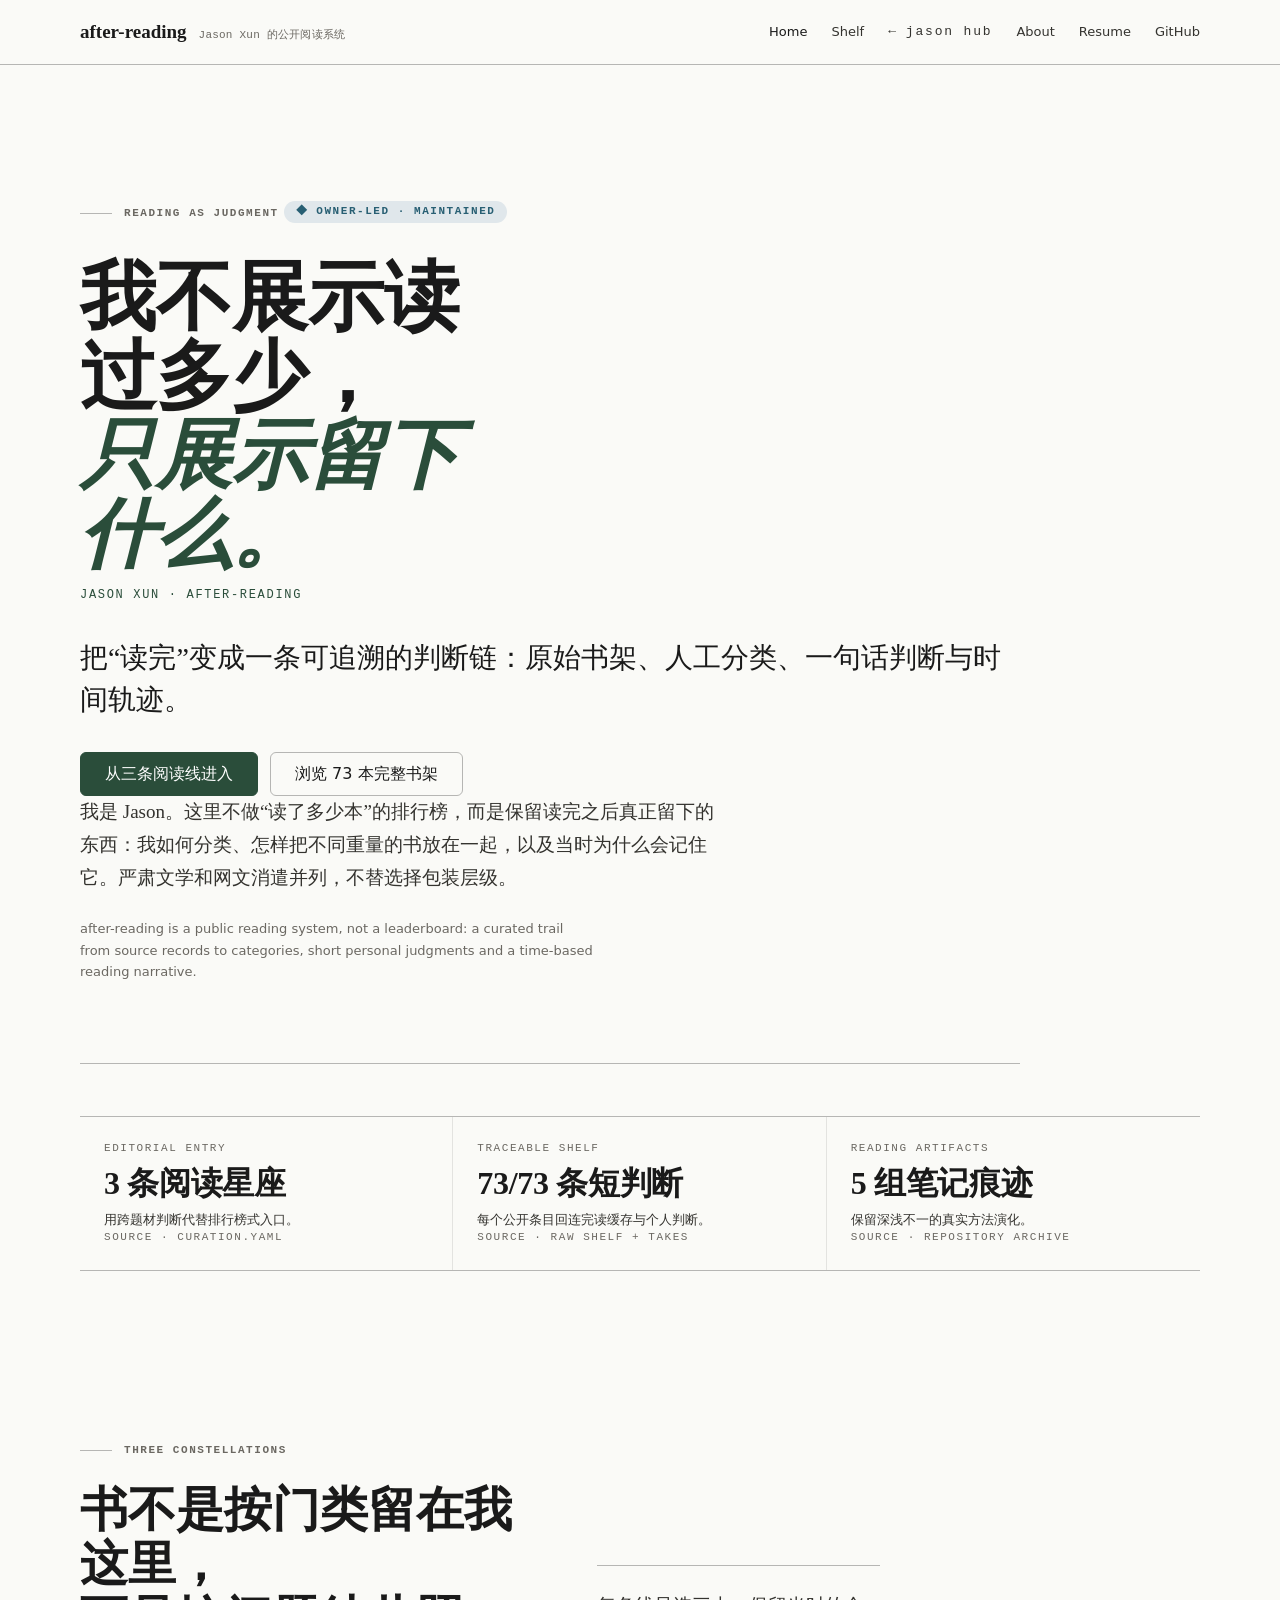
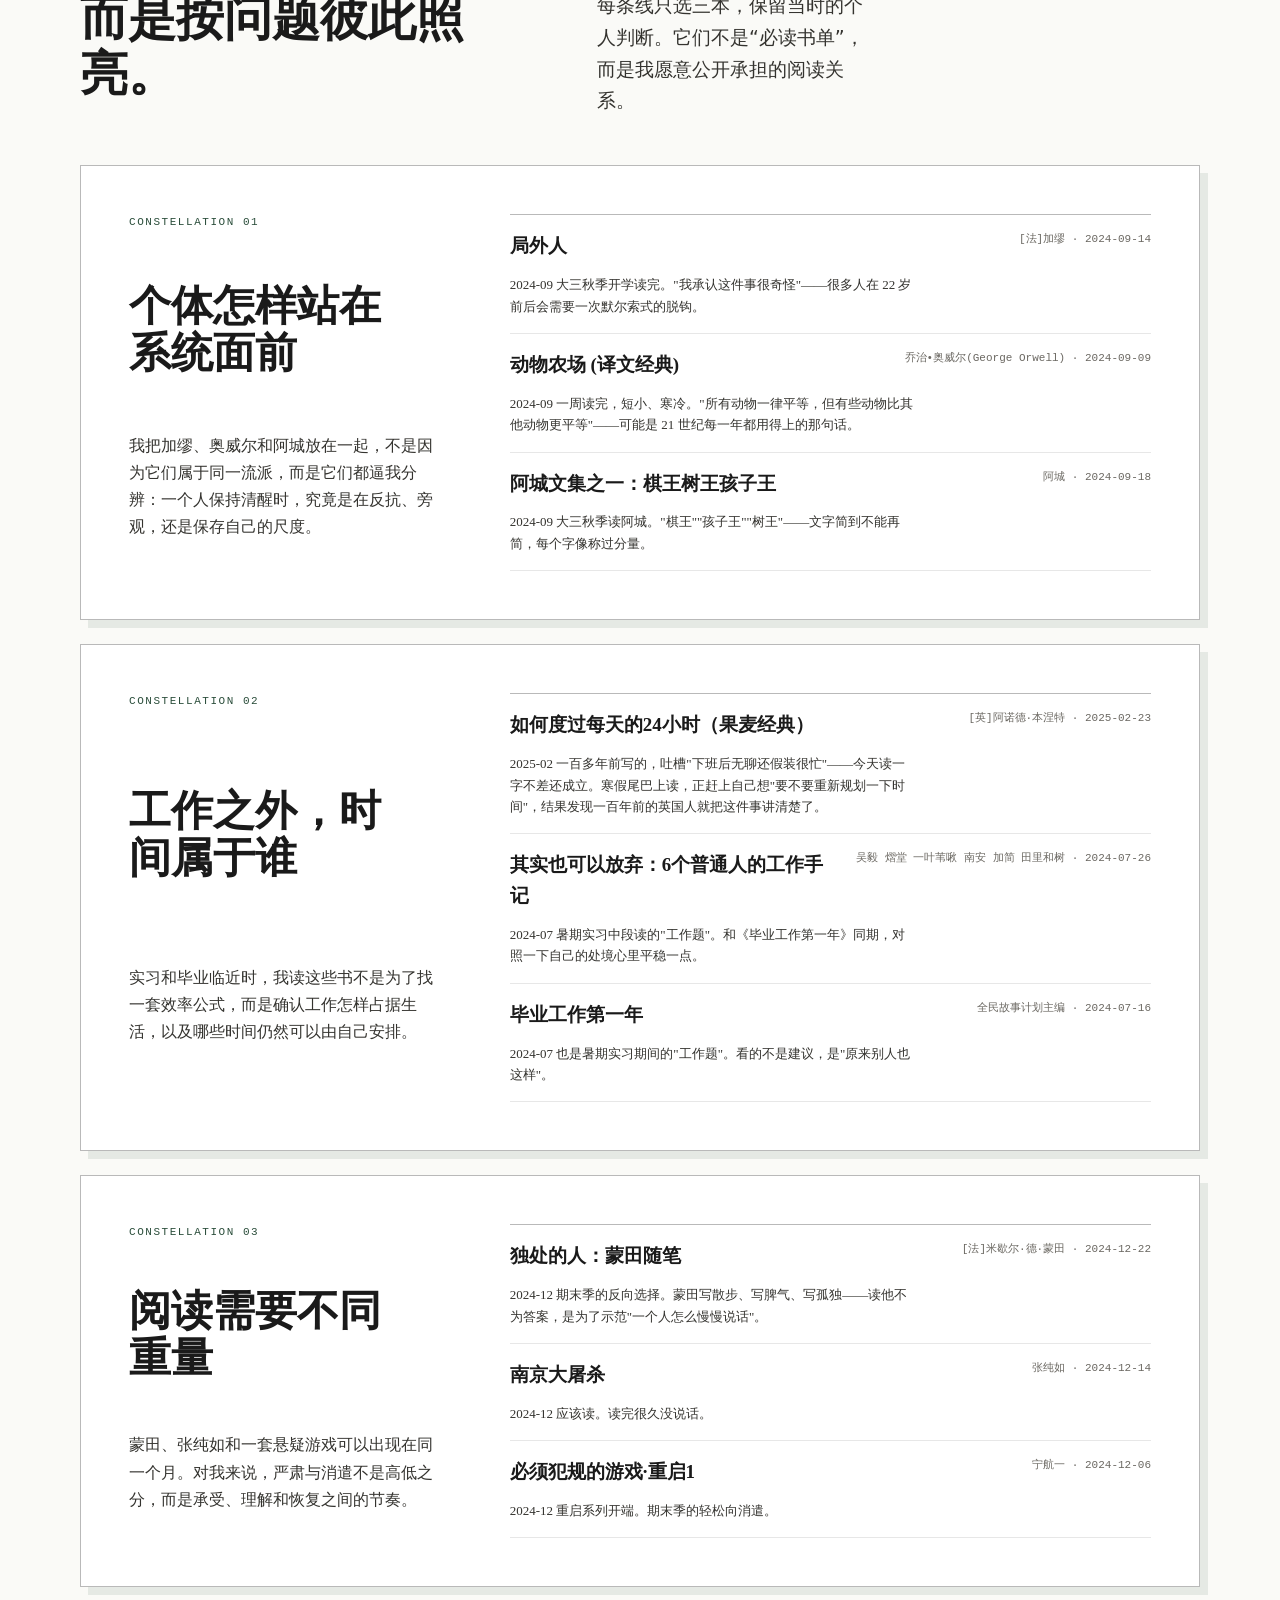
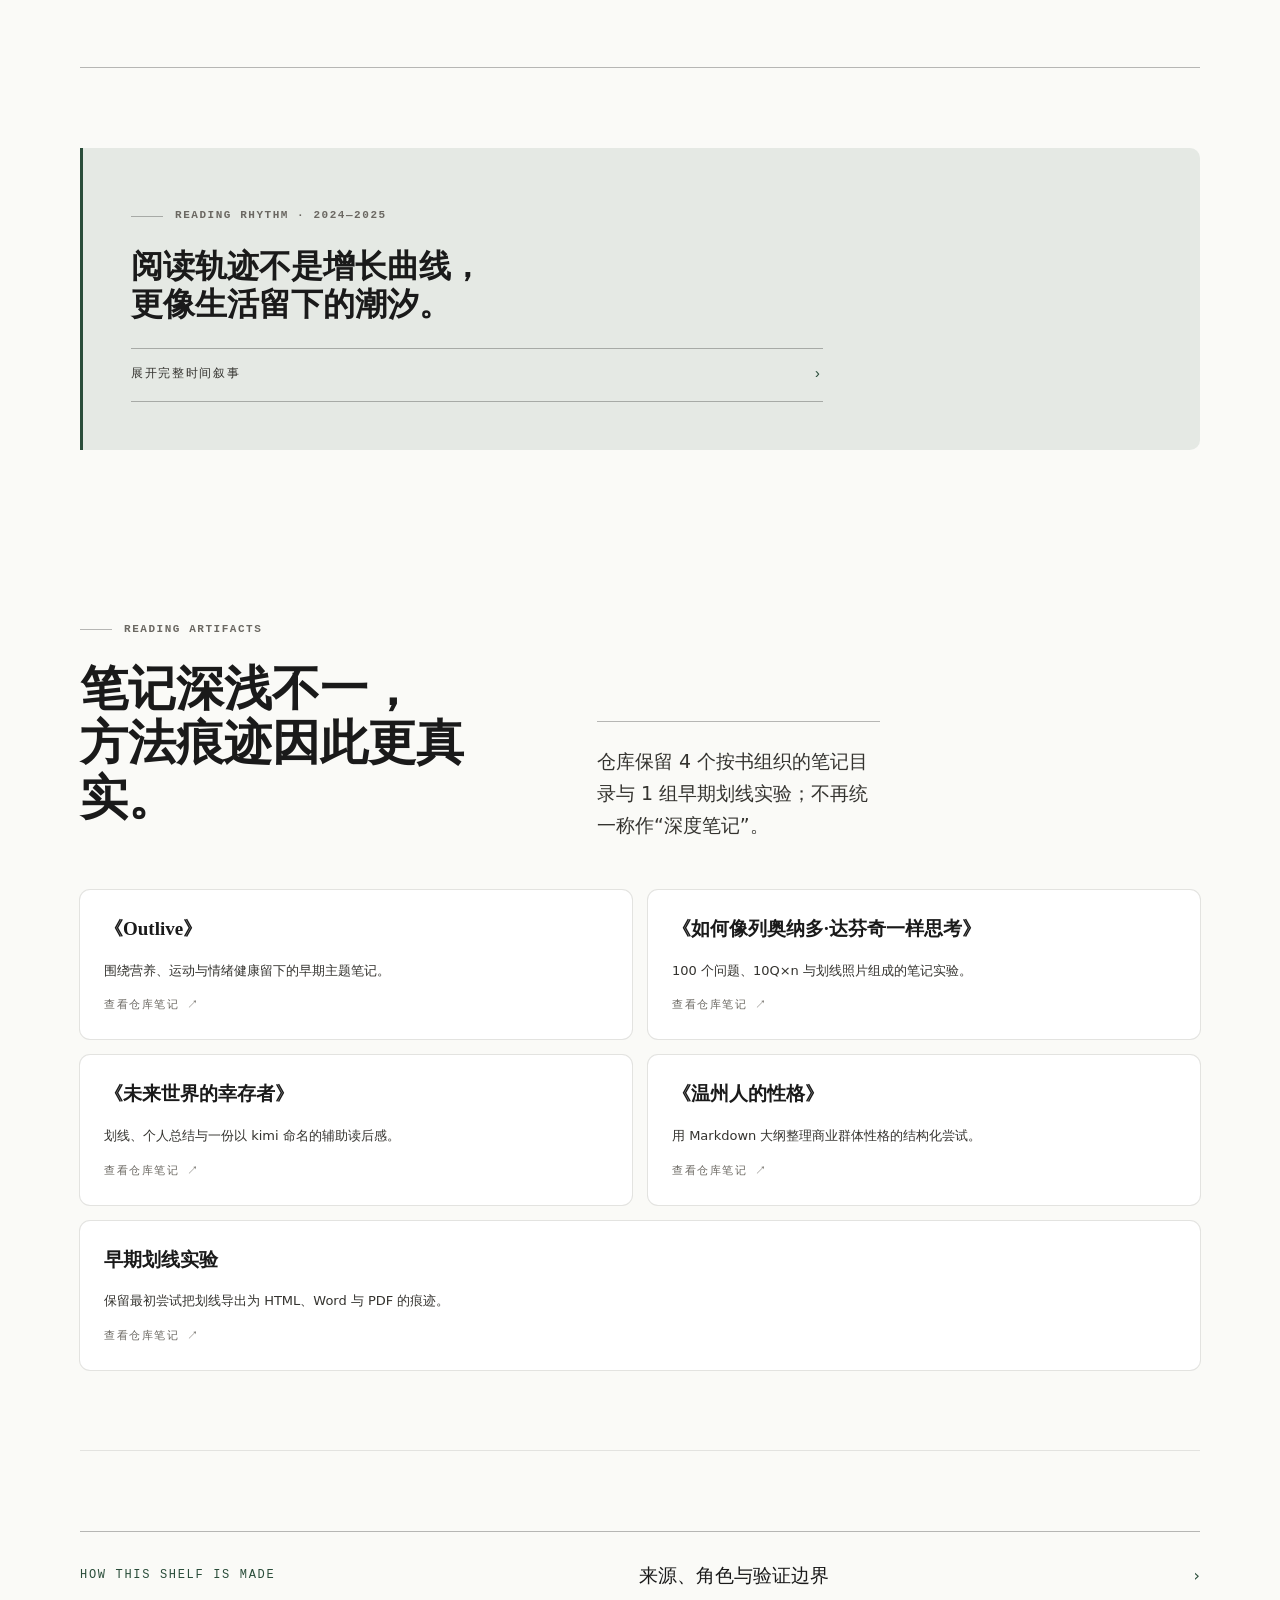
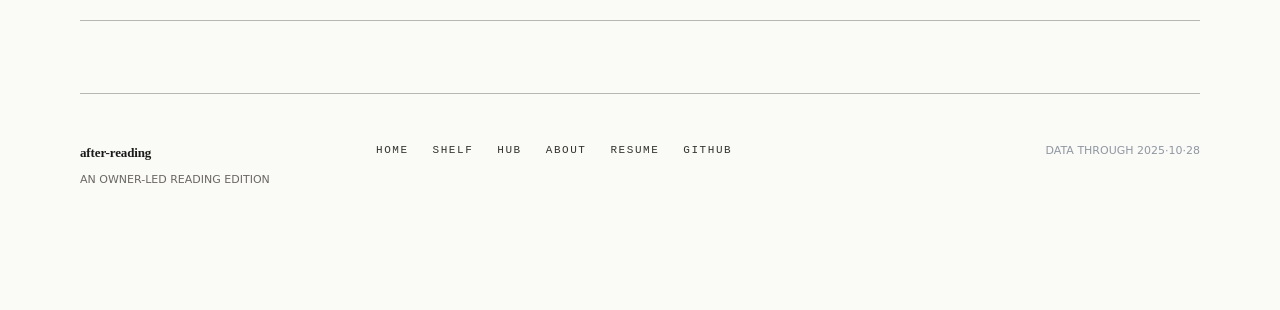
<file: index.html>
<!doctype html>
<html lang="zh-CN">
<head>
  <meta charset="utf-8">
  <meta name="viewport" content="width=device-width, initial-scale=1">
  <title>after-reading · Jason Xun 的公开阅读系统</title>
  <meta name="author" content="Jason Xun">
  <meta name="description" content="从三条个人阅读线索进入书架：个体与系统、工作与时间、阅读的不同重量。">
  <link rel="canonical" href="https://estelledc.github.io/after-reading/">
  <meta property="og:title" content="after-reading · Jason Xun 的公开阅读系统">
  <meta property="og:description" content="从三条个人阅读线索进入书架：个体与系统、工作与时间、阅读的不同重量。">
  <meta property="og:type" content="website">
  <meta property="og:locale" content="zh_CN">
  <meta property="og:url" content="https://estelledc.github.io/after-reading/">
  <meta property="og:site_name" content="after-reading">
  <meta name="twitter:card" content="summary">
  <meta name="twitter:title" content="after-reading · Jason Xun 的公开阅读系统">
  <meta name="twitter:description" content="从三条个人阅读线索进入书架：个体与系统、工作与时间、阅读的不同重量。">
  <link rel="icon" href="assets/favicon.svg" type="image/svg+xml">
  <script type="application/ld+json">{"@context": "https://schema.org", "@graph": [{"@type": "Person", "@id": "https://estelledc.github.io/#person", "name": "Jason Xun", "url": "https://estelledc.github.io/", "sameAs": ["https://github.com/estelledc"]}, {"@type": "CollectionPage", "@id": "https://estelledc.github.io/after-reading/#page", "name": "after-reading · Jason Xun 的公开阅读系统", "url": "https://estelledc.github.io/after-reading/", "description": "从三条个人阅读线索进入书架：个体与系统、工作与时间、阅读的不同重量。", "inLanguage": ["zh-CN", "en"], "dateModified": "2025-10-28", "temporalCoverage": "2024-04/2025-10", "author": {"@id": "https://estelledc.github.io/#person"}, "mainEntity": {"@type": "ItemList", "numberOfItems": 73, "itemListOrder": "https://schema.org/ItemListOrderAscending"}, "sameAs": "https://github.com/estelledc/after-reading"}]}</script>
  <link rel="stylesheet" href="assets/jx/tokens.css">
  <link rel="stylesheet" href="assets/jx/base.css">
  <link rel="stylesheet" href="assets/jx/components.css">
  <link rel="stylesheet" href="assets/style.css">
</head>
<body>
  <a class="jx-skip-link" href="#main-content">跳到主要内容</a>
  <header class="jx-site-header">
    <div class="jx-site-header__inner">
      <a class="jx-site-header__identity" href="./" aria-label="after-reading 首页">
        <strong>after-reading</strong>
        <span>Jason Xun 的公开阅读系统</span>
      </a>
      <div class="jx-site-nav">
        <nav class="jx-site-nav__links" aria-label="站点与作品集导航">
          <a href="./" aria-current="page">Home</a>
          <a href="shelf.html">Shelf</a>
          <a class="jx-return-to-hub" href="https://estelledc.github.io/">Jason Hub</a>
          <a href="https://estelledc.github.io/about/">About</a>
          <a href="https://estelledc.github.io/resume/">Resume</a>
          <a href="https://github.com/estelledc/after-reading">GitHub</a>
        </nav>
        <details class="jx-site-nav__menu">
          <summary aria-label="打开全局导航">导航</summary>
          <nav aria-label="移动端站点与作品集导航">
            <a href="./" aria-current="page">Home</a>
          <a href="shelf.html">Shelf</a>
            <a class="jx-return-to-hub" href="https://estelledc.github.io/">Jason Hub</a>
            <a href="https://estelledc.github.io/about/">About</a>
            <a href="https://estelledc.github.io/resume/">Resume</a>
            <a href="https://github.com/estelledc/after-reading">GitHub</a>
          </nav>
        </details>
      </div>
    </div>
  </header>
  <div class="shell">
    <main id="main-content">
      <section class="hero hero--editorial">
        <p class="jx-eyebrow"><span class="jx-eyebrow__rule"></span>Reading as judgment</p>
        <span class="jx-chip" data-state="maintained">Owner-led · Maintained</span>
        <h1 class="hero-title">我不展示读过多少，<br><em>只展示留下什么。</em></h1>
        <p class="hero-kicker">Jason Xun · after-reading</p>
        <p class="hero-lead">把“读完”变成一条可追溯的判断链：原始书架、人工分类、一句话判断与时间轨迹。</p>
        <div class="hero-actions">
          <a class="jx-action" href="#constellations">从三条阅读线进入</a>
          <a class="jx-action jx-action--secondary" href="shelf.html">浏览 73 本完整书架</a>
        </div>
        <p class="hero-intro">我是 Jason。这里不做“读了多少本”的排行榜，而是保留读完之后真正留下的东西：我如何分类、怎样把不同重量的书放在一起，以及当时为什么会记住它。严肃文学和网文消遣并列，不替选择包装层级。</p>
        <p class="hero-summary-en" lang="en">after-reading is a public reading system, not a leaderboard: a curated trail from source records to categories, short personal judgments and a time-based reading narrative.</p>
      </section>

      <ul class="jx-proof-rail home-proof-rail" aria-label="公开阅读系统的代表证据">
        <li><a href="#constellations"><span class="jx-proof-rail__label">Editorial entry</span><strong class="jx-proof-rail__value">3 条阅读星座</strong><span class="jx-proof-rail__detail">用跨题材判断代替排行榜式入口。</span><span class="jx-proof-rail__source">Source · curation.yaml</span></a></li>
        <li><a href="shelf.html"><span class="jx-proof-rail__label">Traceable shelf</span><strong class="jx-proof-rail__value">73/73 条短判断</strong><span class="jx-proof-rail__detail">每个公开条目回连完读缓存与个人判断。</span><span class="jx-proof-rail__source">Source · raw shelf + takes</span></a></li>
        <li><a href="#notes"><span class="jx-proof-rail__label">Reading artifacts</span><strong class="jx-proof-rail__value">5 组笔记痕迹</strong><span class="jx-proof-rail__detail">保留深浅不一的真实方法演化。</span><span class="jx-proof-rail__source">Source · repository archive</span></a></li>
      </ul>

      <section class="constellations-section" id="constellations" aria-labelledby="constellations-title">
        <header class="section-intro section-intro--split">
          <div><p class="jx-eyebrow"><span class="jx-eyebrow__rule"></span>Three constellations</p><h2 id="constellations-title">书不是按门类留在我这里，<br>而是按问题彼此照亮。</h2></div>
          <p>每条线只选三本，保留当时的个人判断。它们不是“必读书单”，而是我愿意公开承担的阅读关系。</p>
        </header>
        <div class="constellations-grid"><article class="reading-constellation" id="c-individual-and-system">
  <p class="constellation-number">Constellation 01</p>
  <h3>个体怎样站在系统面前</h3>
  <p class="constellation-thesis">我把加缪、奥威尔和阿城放在一起，不是因为它们属于同一流派，而是它们都逼我分辨：一个人保持清醒时，究竟是在反抗、旁观，还是保存自己的尺度。</p>
  <ul><li><a href="shelf.html#b-29796456">
  <strong>局外人</strong>
  <span>[法]加缪 · 2024-09-14</span>
  <p>2024-09 大三秋季开学读完。&quot;我承认这件事很奇怪&quot;——很多人在 22 岁前后会需要一次默尔索式的脱钩。</p>
</a></li><li><a href="shelf.html#b-CB_A4724d25Y0WN6qd6on4g12BM">
  <strong>动物农场 (译文经典)</strong>
  <span>乔治•奥威尔(George Orwell) · 2024-09-09</span>
  <p>2024-09 一周读完，短小、寒冷。&quot;所有动物一律平等，但有些动物比其他动物更平等&quot;——可能是 21 世纪每一年都用得上的那句话。</p>
</a></li><li><a href="shelf.html#b-3300004347">
  <strong>阿城文集之一：棋王树王孩子王</strong>
  <span>阿城 · 2024-09-18</span>
  <p>2024-09 大三秋季读阿城。&quot;棋王&quot;&quot;孩子王&quot;&quot;树王&quot;——文字简到不能再简，每个字像称过分量。</p>
</a></li></ul>
</article>
<article class="reading-constellation" id="c-work-and-time">
  <p class="constellation-number">Constellation 02</p>
  <h3>工作之外，时间属于谁</h3>
  <p class="constellation-thesis">实习和毕业临近时，我读这些书不是为了找一套效率公式，而是确认工作怎样占据生活，以及哪些时间仍然可以由自己安排。</p>
  <ul><li><a href="shelf.html#b-3300119237">
  <strong>如何度过每天的24小时（果麦经典）</strong>
  <span>[英]阿诺德·本涅特 · 2025-02-23</span>
  <p>2025-02 一百多年前写的，吐槽&quot;下班后无聊还假装很忙&quot;——今天读一字不差还成立。寒假尾巴上读，正赶上自己想&quot;要不要重新规划一下时间&quot;，结果发现一百年前的英国人就把这件事讲清楚了。</p>
</a></li><li><a href="shelf.html#b-3300098278">
  <strong>其实也可以放弃：6个普通人的工作手记</strong>
  <span>吴毅 熠堂 一叶苇啾 南安 加简 田里和树 · 2024-07-26</span>
  <p>2024-07 暑期实习中段读的&quot;工作题&quot;。和《毕业工作第一年》同期，对照一下自己的处境心里平稳一点。</p>
</a></li><li><a href="shelf.html#b-3300099005">
  <strong>毕业工作第一年</strong>
  <span>全民故事计划主编 · 2024-07-16</span>
  <p>2024-07 也是暑期实习期间的&quot;工作题&quot;。看的不是建议，是&quot;原来别人也这样&quot;。</p>
</a></li></ul>
</article>
<article class="reading-constellation" id="c-weight-and-relief">
  <p class="constellation-number">Constellation 03</p>
  <h3>阅读需要不同重量</h3>
  <p class="constellation-thesis">蒙田、张纯如和一套悬疑游戏可以出现在同一个月。对我来说，严肃与消遣不是高低之分，而是承受、理解和恢复之间的节奏。</p>
  <ul><li><a href="shelf.html#b-3300109074">
  <strong>独处的人：蒙田随笔</strong>
  <span>[法]米歇尔·德·蒙田 · 2024-12-22</span>
  <p>2024-12 期末季的反向选择。蒙田写散步、写脾气、写孤独——读他不为答案，是为了示范&quot;一个人怎么慢慢说话&quot;。</p>
</a></li><li><a href="shelf.html#b-718151">
  <strong>南京大屠杀</strong>
  <span>张纯如 · 2024-12-14</span>
  <p>2024-12 应该读。读完很久没说话。</p>
</a></li><li><a href="shelf.html#b-3300121147">
  <strong>必须犯规的游戏·重启1</strong>
  <span>宁航一 · 2024-12-06</span>
  <p>2024-12 重启系列开端。期末季的轻松向消遣。</p>
</a></li></ul>
</article></div>
      </section>

      <section class="timeline" id="timeline" aria-labelledby="timeline-title">
        <p class="jx-eyebrow"><span class="jx-eyebrow__rule"></span>Reading rhythm · 2024—2025</p>
        <h2 class="section-title" id="timeline-title">阅读轨迹不是增长曲线，<br>更像生活留下的潮汐。</h2>
        <details class="timeline-details">
          <summary>展开完整时间叙事</summary>
          <p class="timeline-narrative">2024 年 4-5 月：山海异闻录 / 没有围墙的花园 / 鳄鱼 / 蛤蟆先生 / 被讨厌的勇气——刚开始重新读书的几本。

2024 年 7 月：暑期实习中段，读&quot;工作题&quot;——《其实也可以放弃》《毕业工作第一年》。

2024 年 9 月：大三秋季开学，密集阅读月——加缪 / 阿城 / 松本清张 / 何帆 / 八平米 / 现代诗 / 治愈漫画。10 多本同月完读。

2024 年 10 月：奥威尔 + 赫胥黎反乌托邦双联读 + 剑来 2-5 全套作为消遣。

2024 年 12 月：期末季+《独处的人》《南京大屠杀》《必须犯规重启》全 5 本——严肃和娱乐并行做精神平衡。

2025 年 1-3 月：春季较缓——《我的阿勒泰》《如何度过每天的 24 小时》《废物俱乐部》《金庸·白马啸西风》。

2025 年 4-5 月：网文长篇月——道诡异仙 / 大奉打更人 / 怪屋谜案。

2025 年 6-10 月：阅读节奏放缓但保持，《暮色将尽》《空山》《吞噬星空》。

最近一次完读：2025-10-28 《看世界》第 21 期。</p>
        </details>
      </section>

      <section class="notes-section" id="notes" aria-labelledby="notes-title">
        <header class="section-intro section-intro--split">
          <div><p class="jx-eyebrow"><span class="jx-eyebrow__rule"></span>Reading artifacts</p><h2 id="notes-title">笔记深浅不一，<br>方法痕迹因此更真实。</h2></div>
          <p>仓库保留 4 个按书组织的笔记目录与 1 组早期划线实验；不再统一称作“深度笔记”。</p>
        </header>
        <div class="note-archives"><a class="note-archive" href="https://github.com/estelledc/after-reading/tree/main/%E3%80%8Aoutlive%E3%80%8B">
  <strong>《Outlive》</strong>
  <span>围绕营养、运动与情绪健康留下的早期主题笔记。</span>
</a>
<a class="note-archive" href="https://github.com/estelledc/after-reading/tree/main/%E3%80%8A%E5%A6%82%E4%BD%95%E5%83%8F%E5%88%97%E5%A5%A5%E7%BA%B3%E5%A4%9A%C2%B7%E8%BE%BE%E8%8A%AC%E5%A5%87%E4%B8%80%E6%A0%B7%E6%80%9D%E8%80%83%E3%80%8B">
  <strong>《如何像列奥纳多·达芬奇一样思考》</strong>
  <span>100 个问题、10Q×n 与划线照片组成的笔记实验。</span>
</a>
<a class="note-archive" href="https://github.com/estelledc/after-reading/tree/main/%E3%80%8A%E6%9C%AA%E6%9D%A5%E4%B8%96%E7%95%8C%E7%9A%84%E5%B9%B8%E5%AD%98%E8%80%85%E3%80%8B%E9%98%AE%E4%B8%80%E5%B3%B0">
  <strong>《未来世界的幸存者》</strong>
  <span>划线、个人总结与一份以 kimi 命名的辅助读后感。</span>
</a>
<a class="note-archive" href="https://github.com/estelledc/after-reading/tree/main/%E3%80%8A%E6%B8%A9%E5%B7%9E%E4%BA%BA%E7%9A%84%E6%80%A7%E6%A0%BC%E3%80%8B">
  <strong>《温州人的性格》</strong>
  <span>用 Markdown 大纲整理商业群体性格的结构化尝试。</span>
</a>
<a class="note-archive" href="https://github.com/estelledc/after-reading/tree/main/%E5%88%92%E7%BA%BF">
  <strong>早期划线实验</strong>
  <span>保留最初尝试把划线导出为 HTML、Word 与 PDF 的痕迹。</span>
</a></div>
      </section>

      <details class="method-section" id="reading-system">
        <summary><span>How this shelf is made</span><strong>来源、角色与验证边界</strong></summary>
        <div class="method-body">
          <div class="jx-case-question">
            <p class="jx-case-question__label">Editorial question / 编辑问题</p>
            <div><h2 class="jx-case-question__prompt">这不是排行榜，是一条判断链。</h2><p class="jx-case-question__context">阅读记录很容易退化成数量、书名和完成日期；这些数据能证明一次记录存在，却回答不了“为什么读、怎样判断、后来留下什么”。</p></div>
          </div>
          <div class="method-grid">
            <div><span class="jx-source-tag" data-source="external">Source state</span><h3>原始缓存</h3><p>微信读书缓存提供候选记录，人工策展文件锁定公开范围，点评文件保存短判断，生成脚本把它们合成为可重复构建的静态书架。</p></div>
            <div><span class="jx-source-tag" data-source="build">Owner</span><h3>Jason / 判断与验收</h3><p>Jason 决定哪些书进入公开书架、如何分类、哪些判断可以代表自己，并负责公开版本的最终验收。</p></div>
            <div><span class="jx-source-tag" data-source="history">AI assisted</span><h3>AI / 辅助</h3><p>AI 辅助整理原始数据、生成页面、检查一致性与打磨表达；它不能替代完读事实，也不能替 Jason 授予某条点评“已人工复核”的状态。</p></div>
            <div><span class="jx-source-tag" data-source="history">Limitations</span><h3>尚未证明</h3><p>完读状态来自外部平台缓存，不是独立验证；一句话点评是记忆锚点，不是正式书评；当前数据结构也没有逐条记录点评是否已由 Jason 单独复核。 当前公开样本截至 2025-10-28。</p></div>
          </div>
          <p class="jx-verification-line">生成器会检查 73 个策展 ID 的唯一性、完读字段、判断覆盖和页面结构；这些门禁不证明阅读效果，也不等于逐条人工事实复核。</p>
          <p class="method-links"><a href="https://github.com/estelledc/after-reading/blob/main/scripts/validate_shelf.py">查看验证契约</a><a href="shelf.html">进入完整书架</a></p>
        </div>
      </details>
    </main>
    <footer class="jx-footer">
      <div class="jx-footer__colophon">
        <strong>after-reading</strong>
        <span lang="en">AN OWNER-LED READING EDITION</span>
      </div>
      <nav class="jx-footer__index" aria-label="作品集导航">
        <a href="./">home</a>
        <a href="shelf.html">shelf</a>
        <a href="https://estelledc.github.io/">hub</a>
        <a href="https://estelledc.github.io/about/">about</a>
        <a href="https://estelledc.github.io/resume/">resume</a>
        <a href="https://github.com/estelledc/after-reading">github</a>
      </nav>
      <time class="jx-footer__stamp" datetime="2025-10-28" lang="en">DATA THROUGH 2025·10·28</time>
    </footer>
  </div>
</body>
</html>
</file>
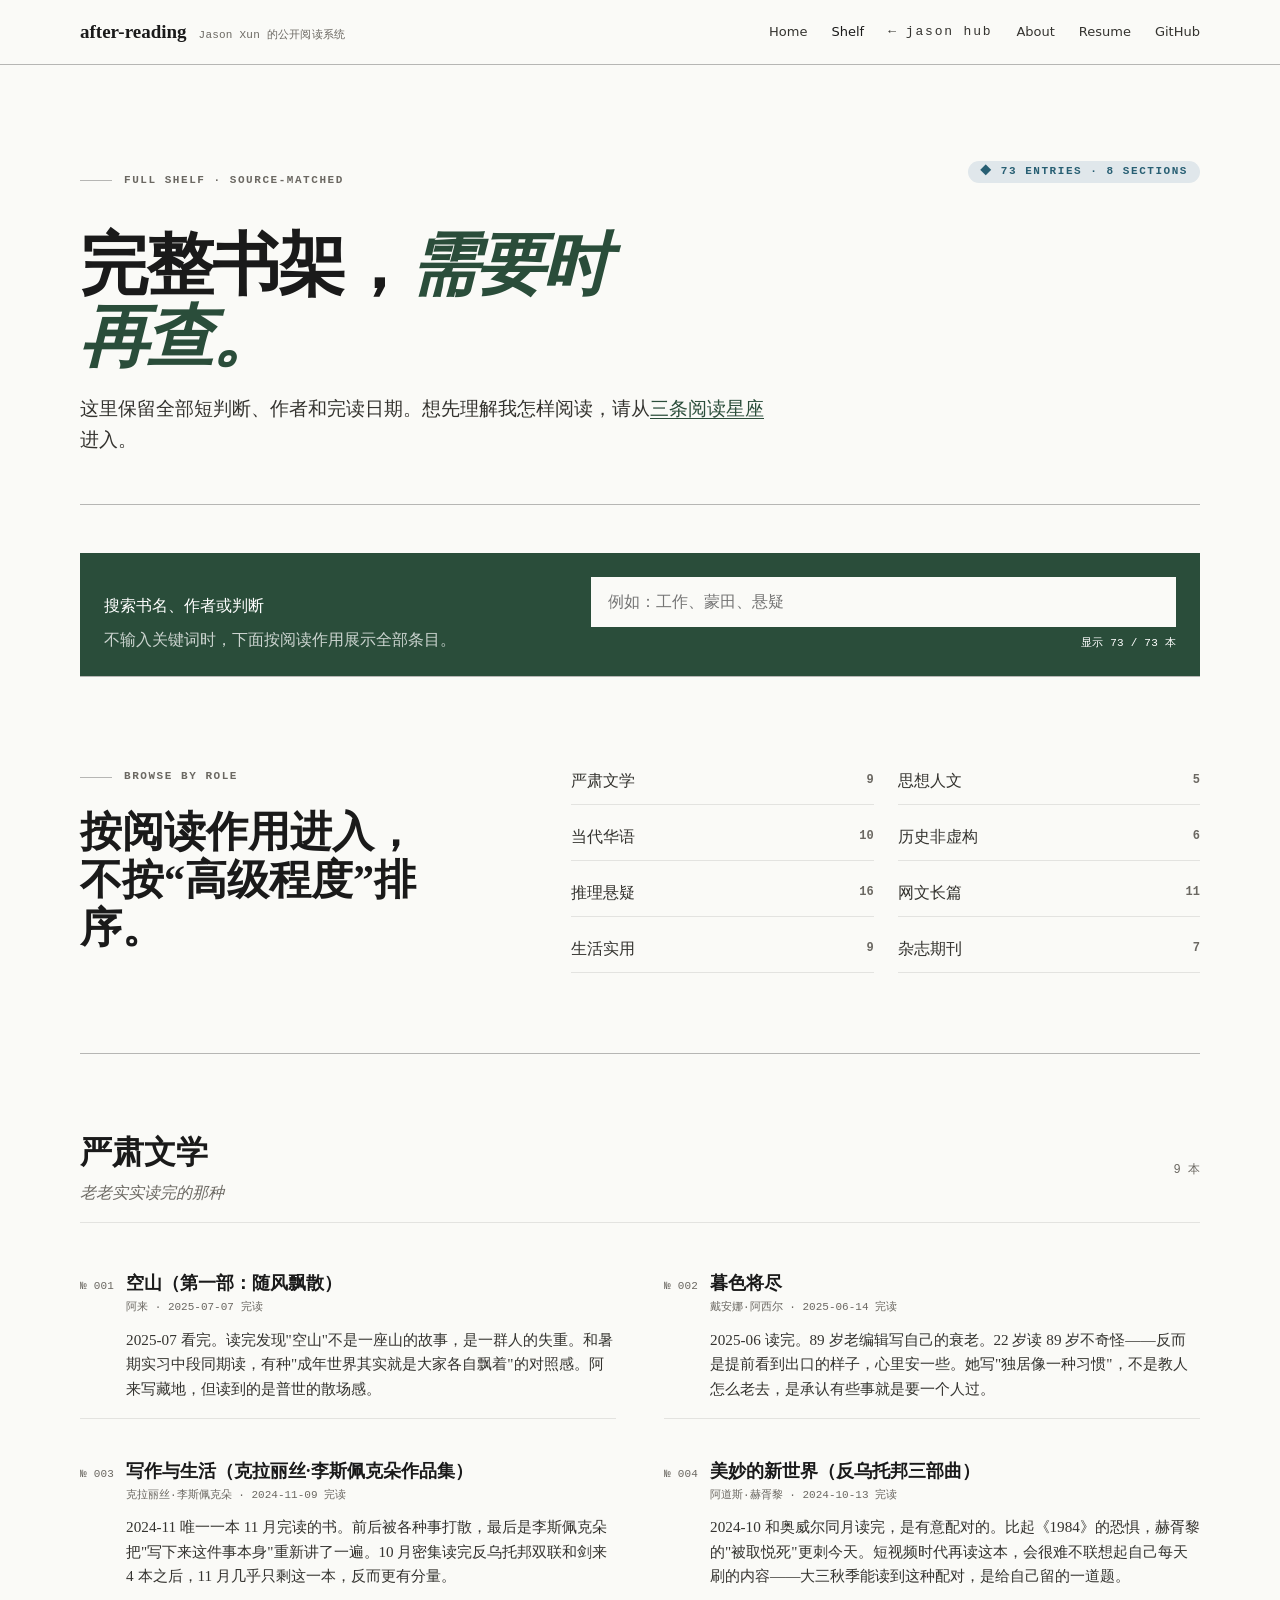
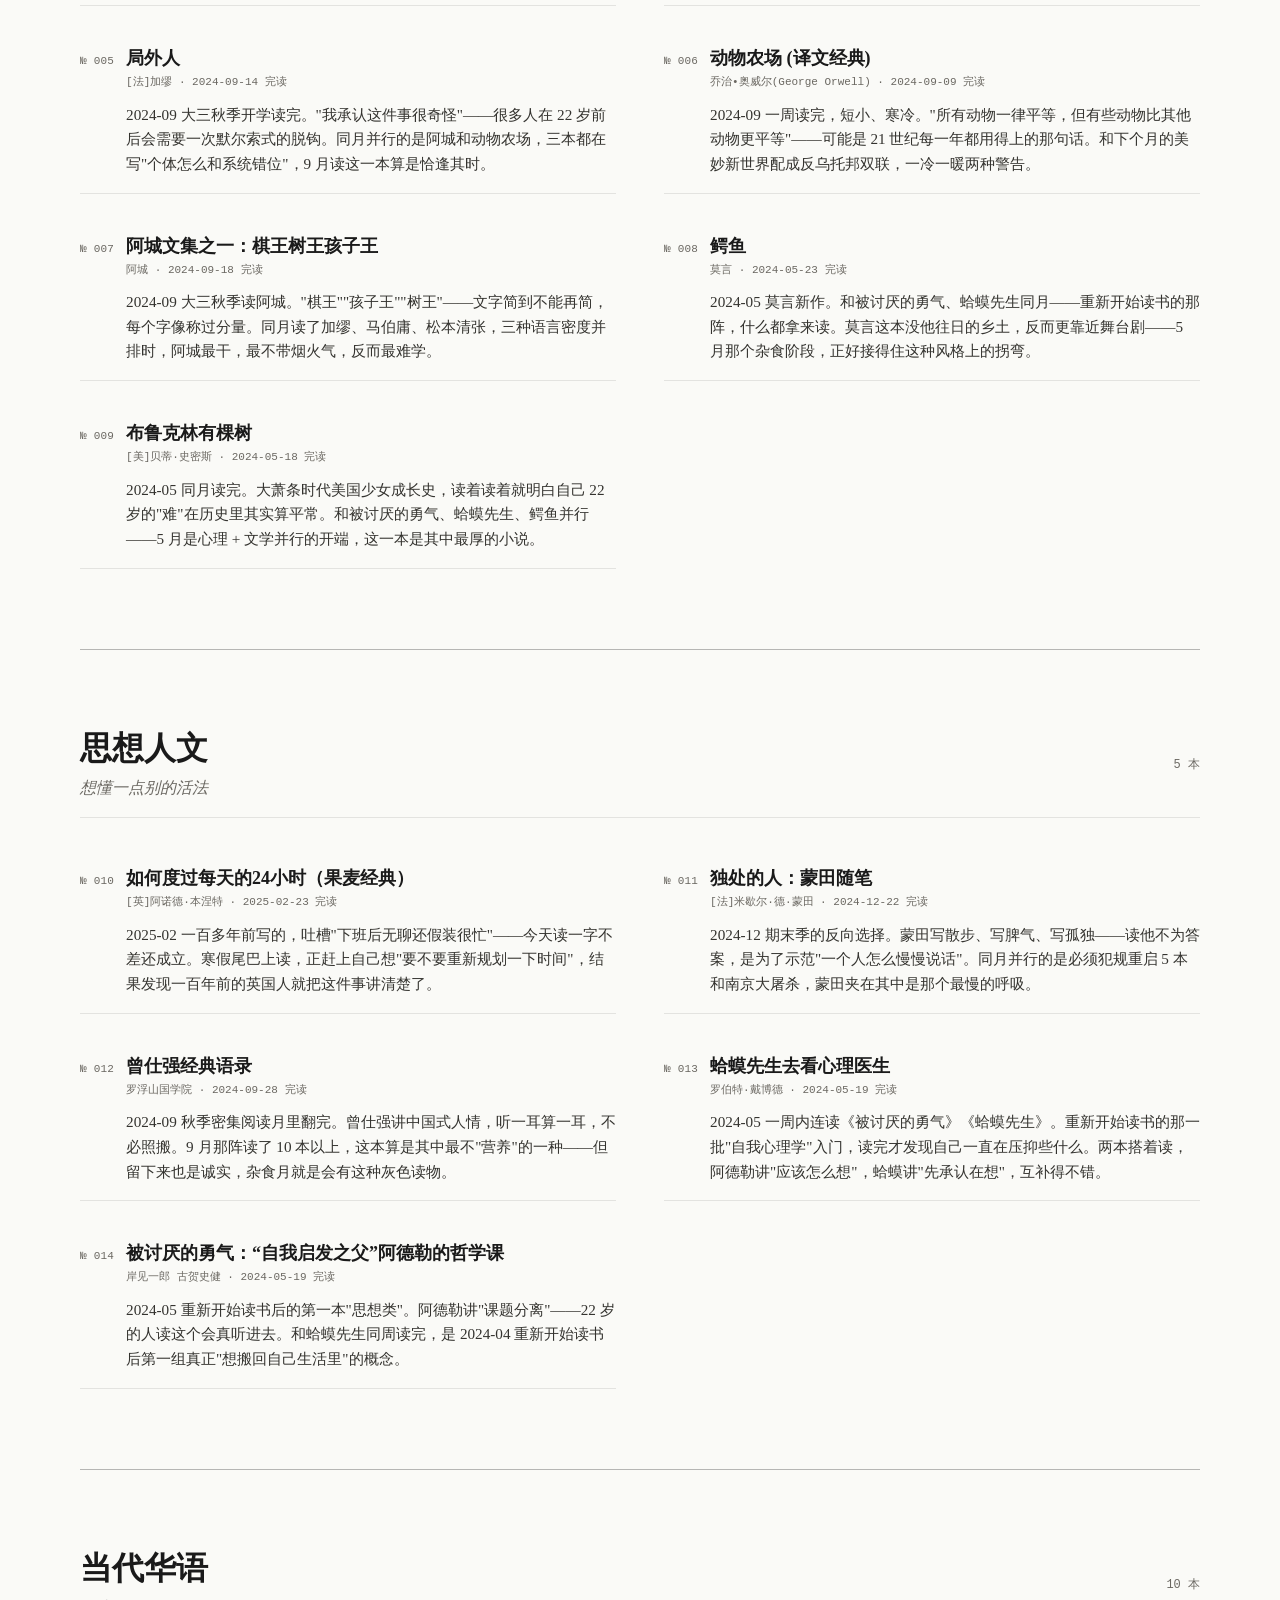
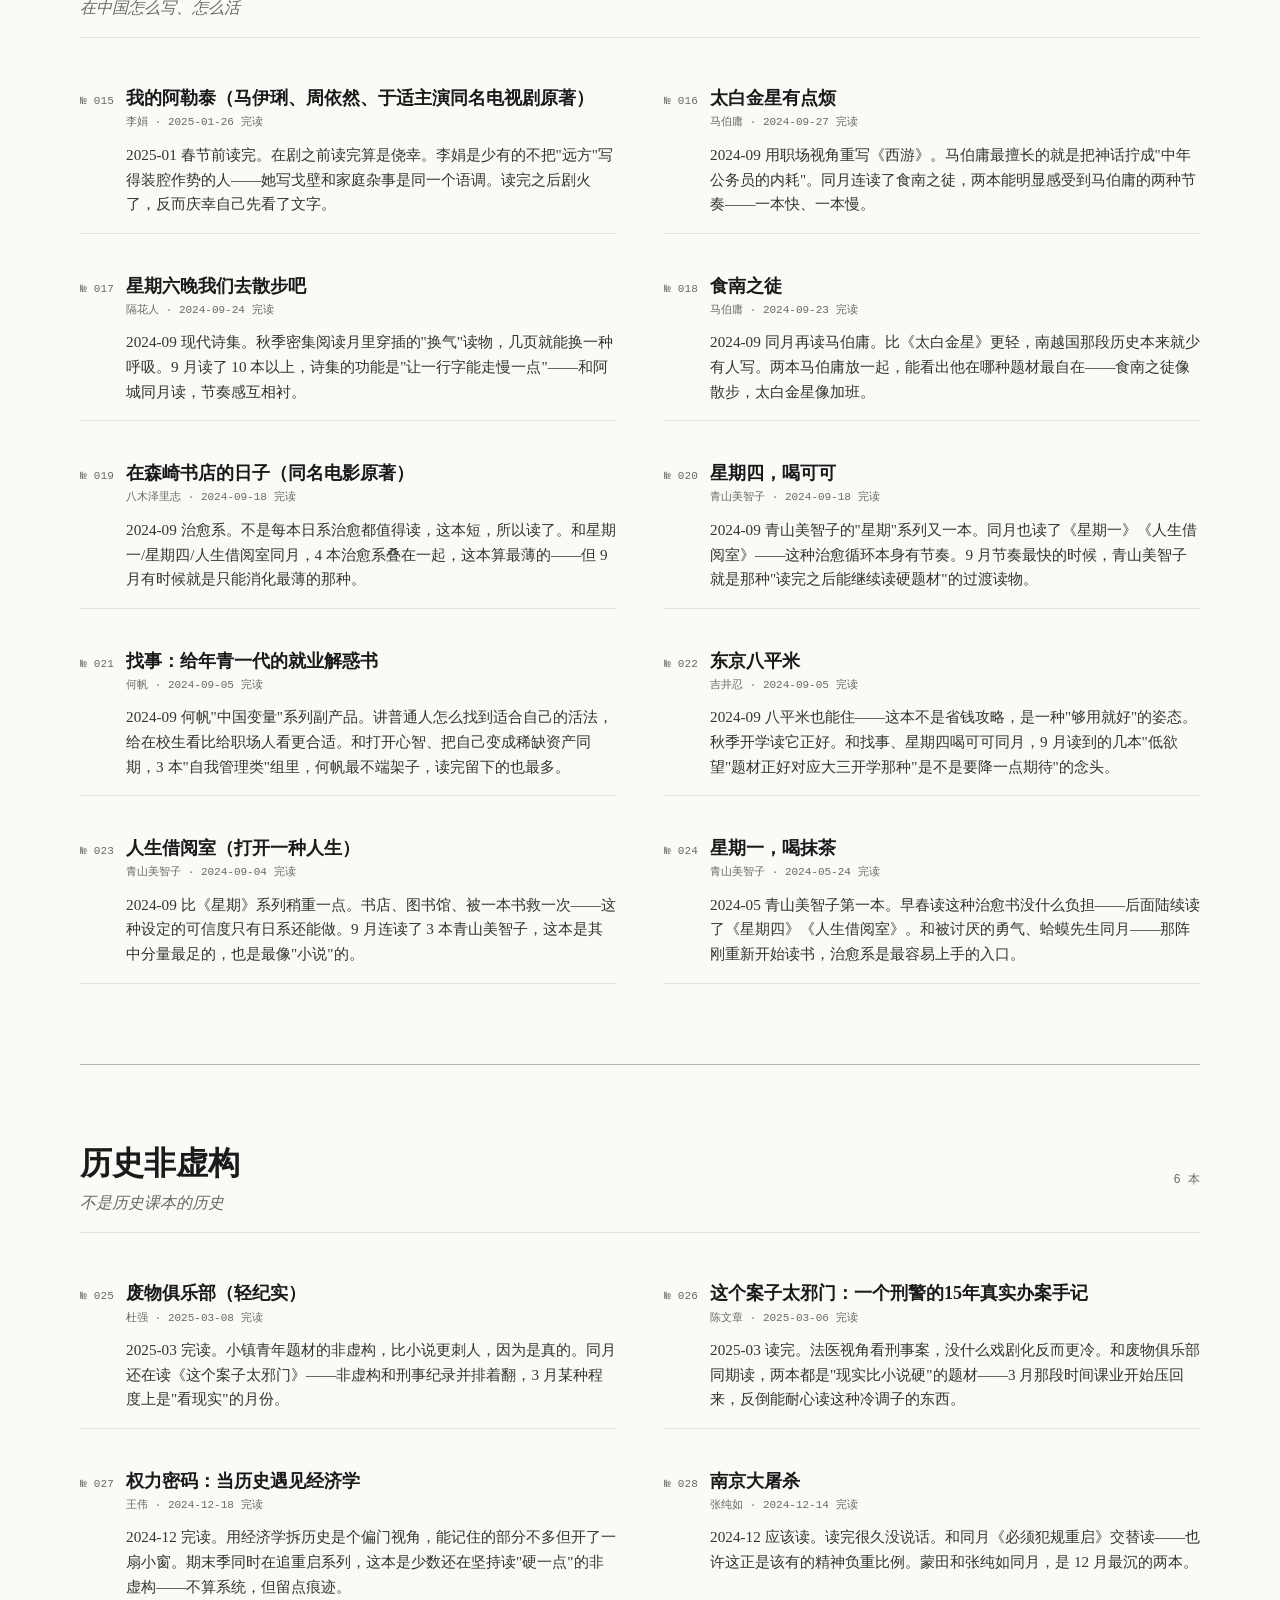
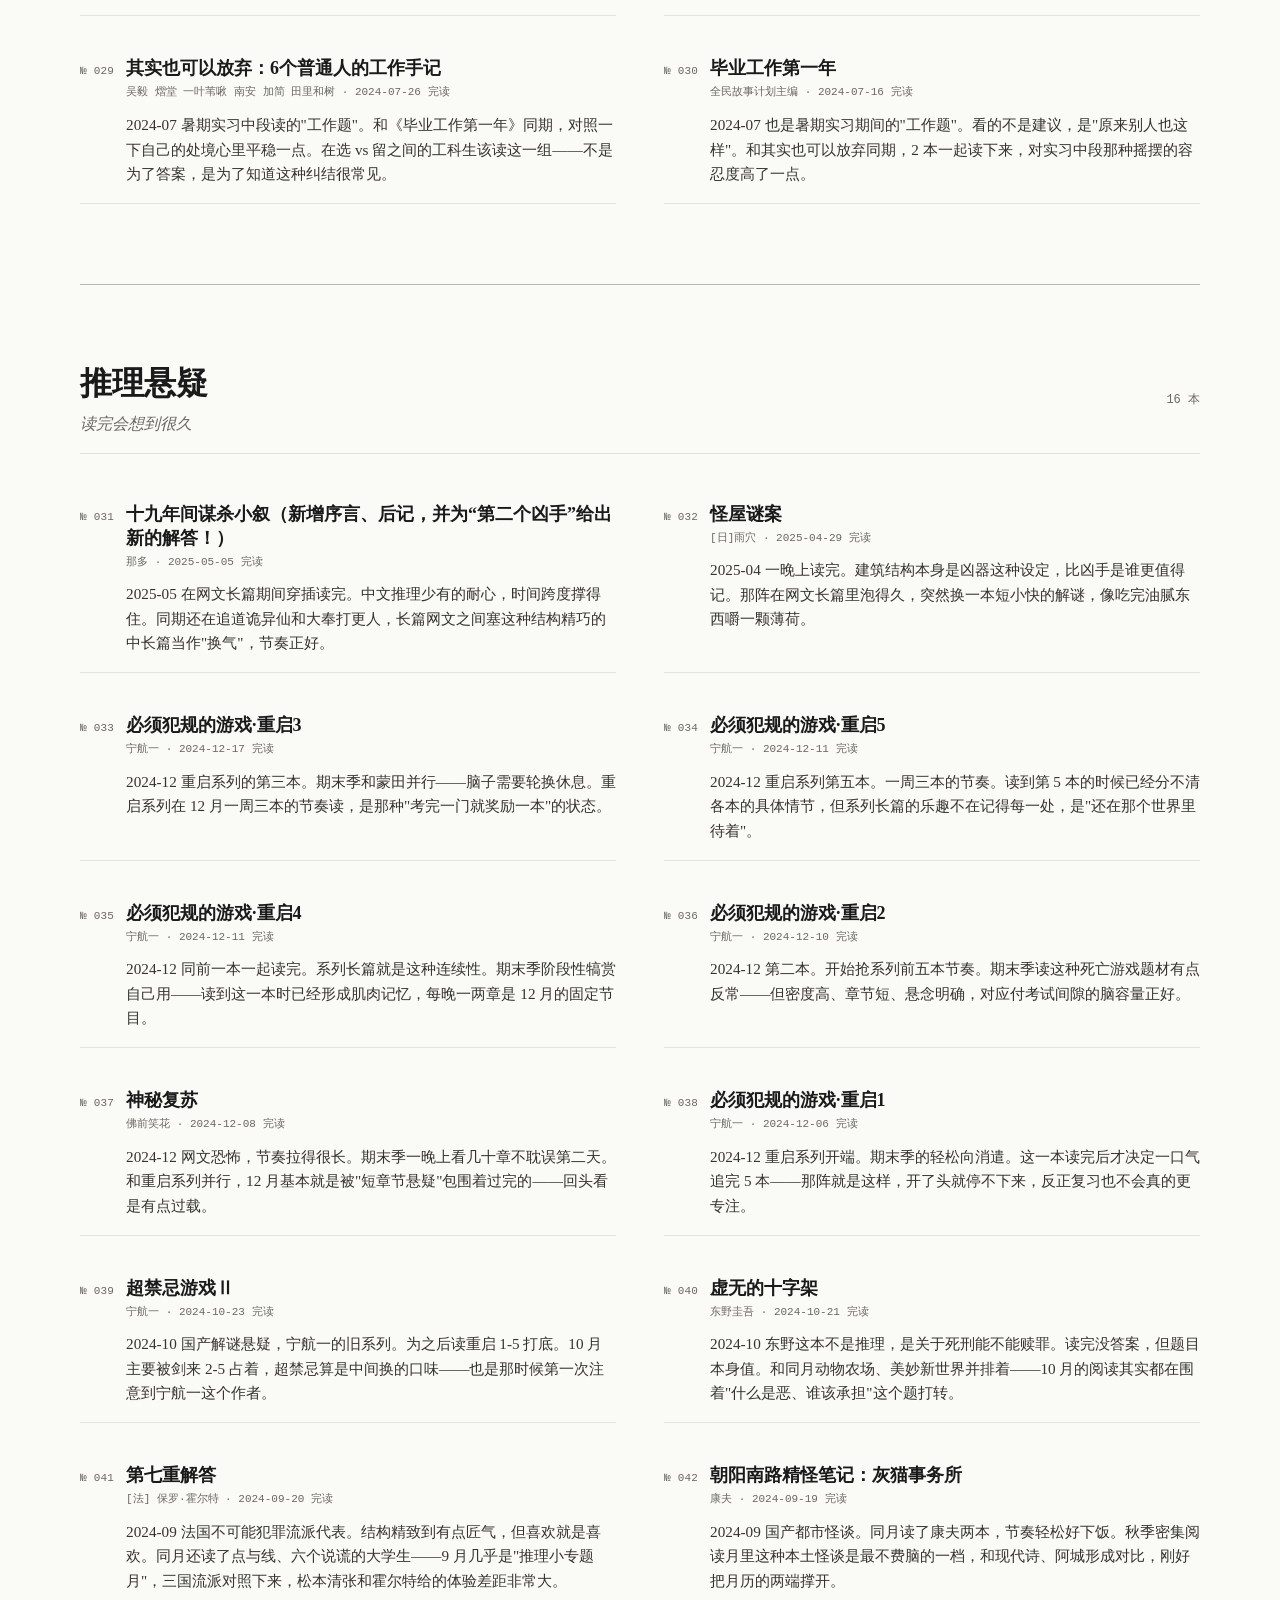
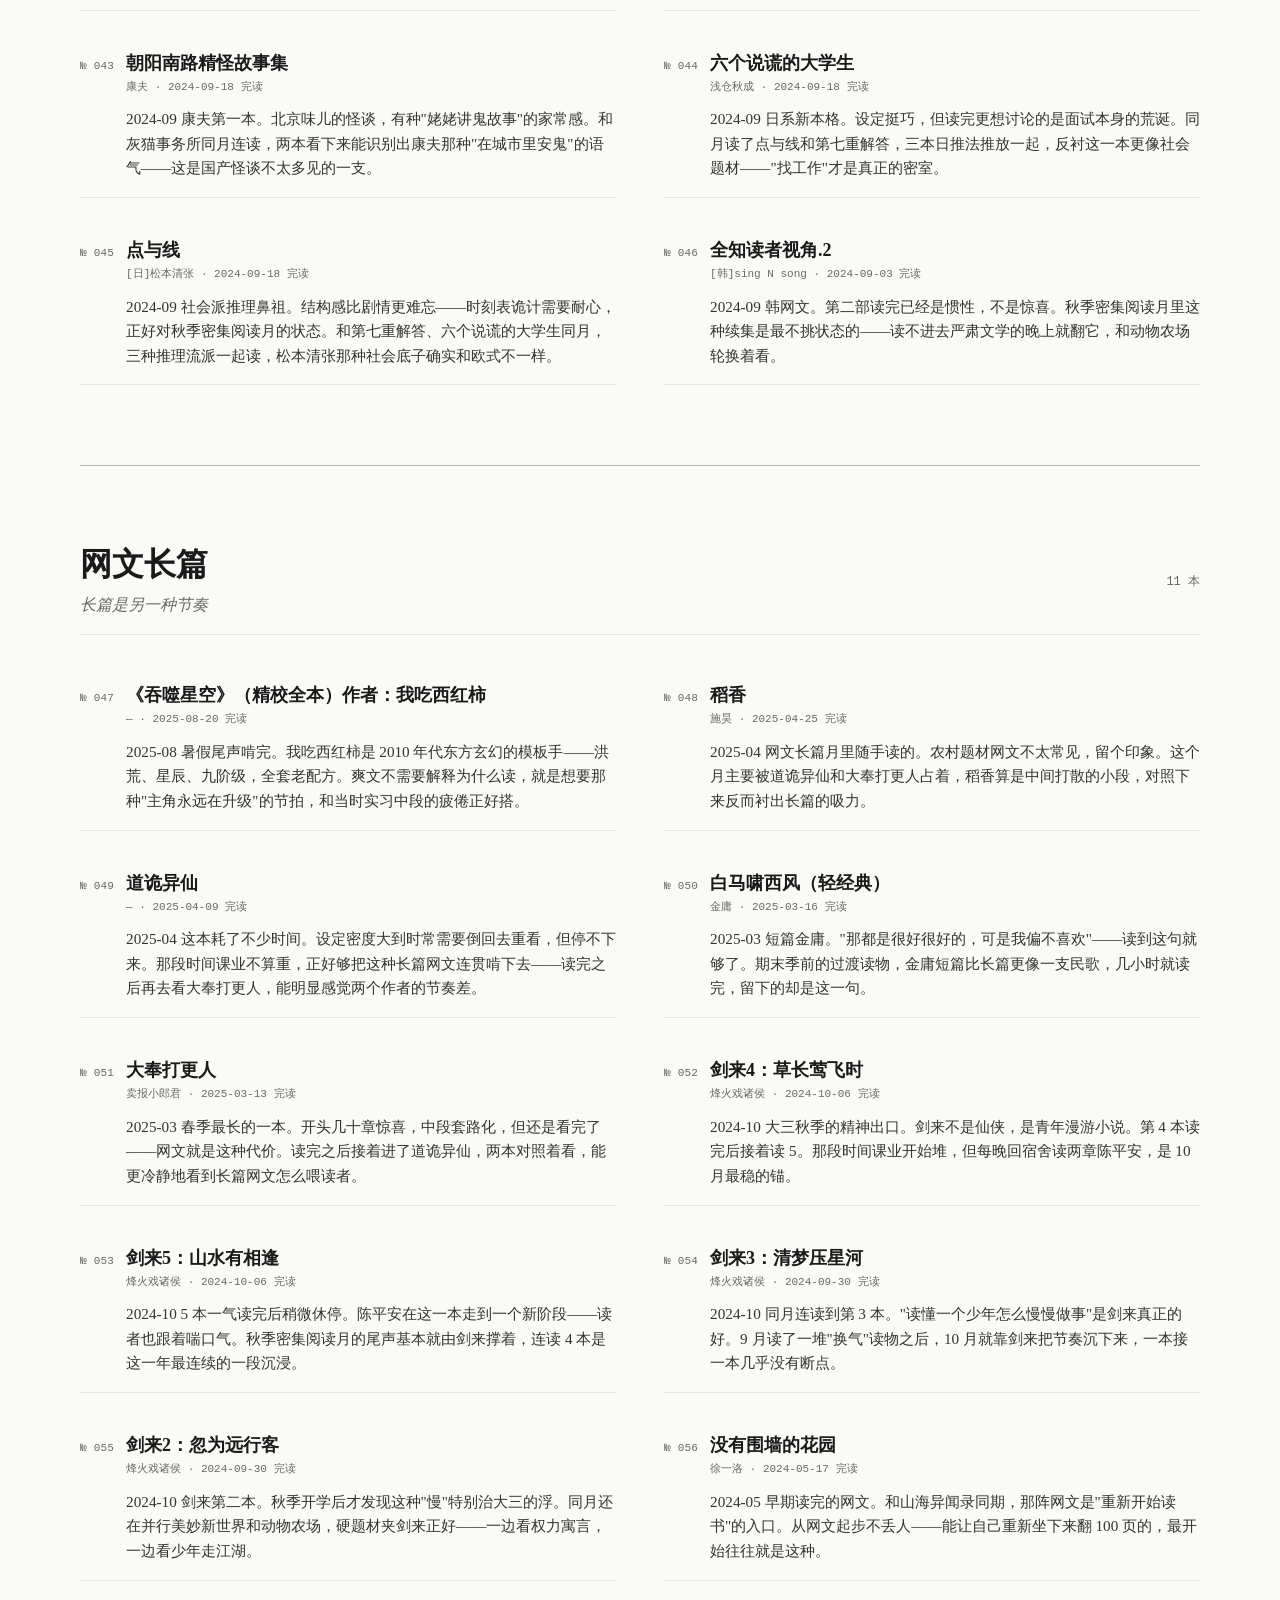
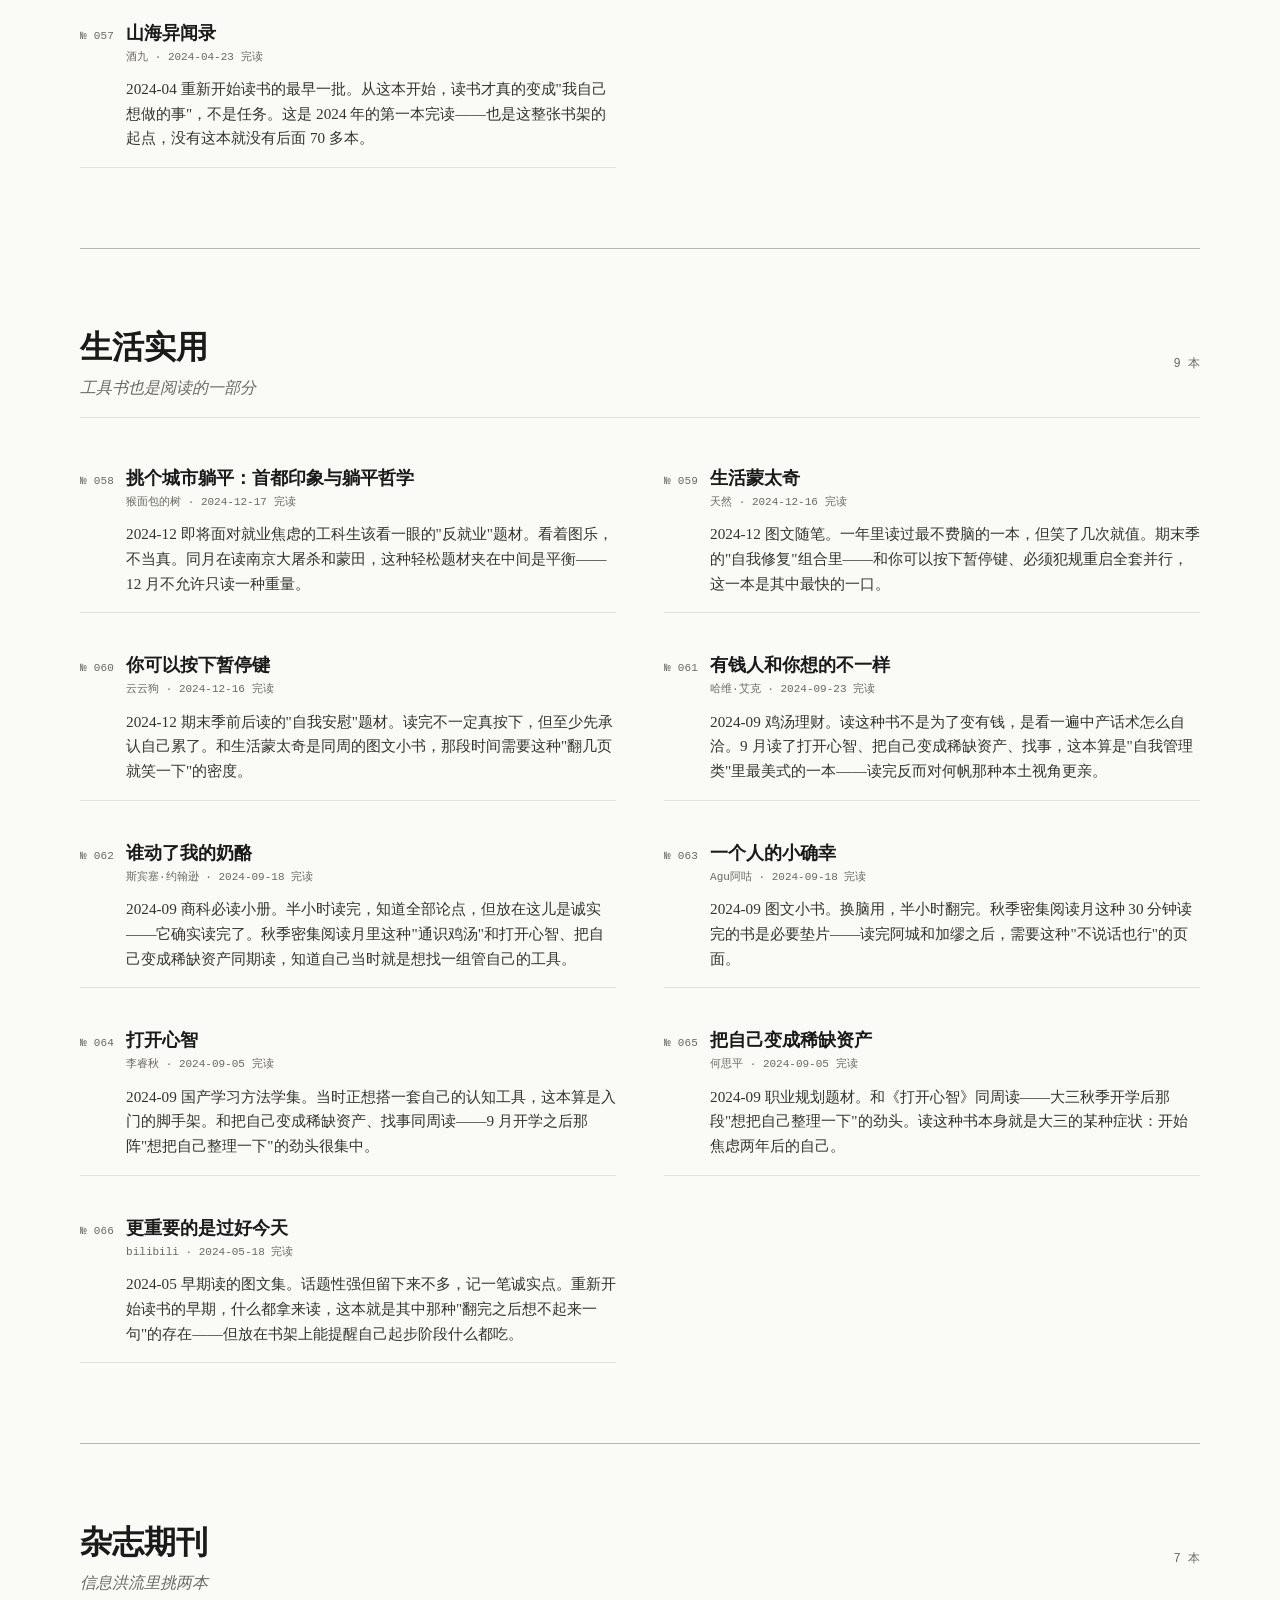
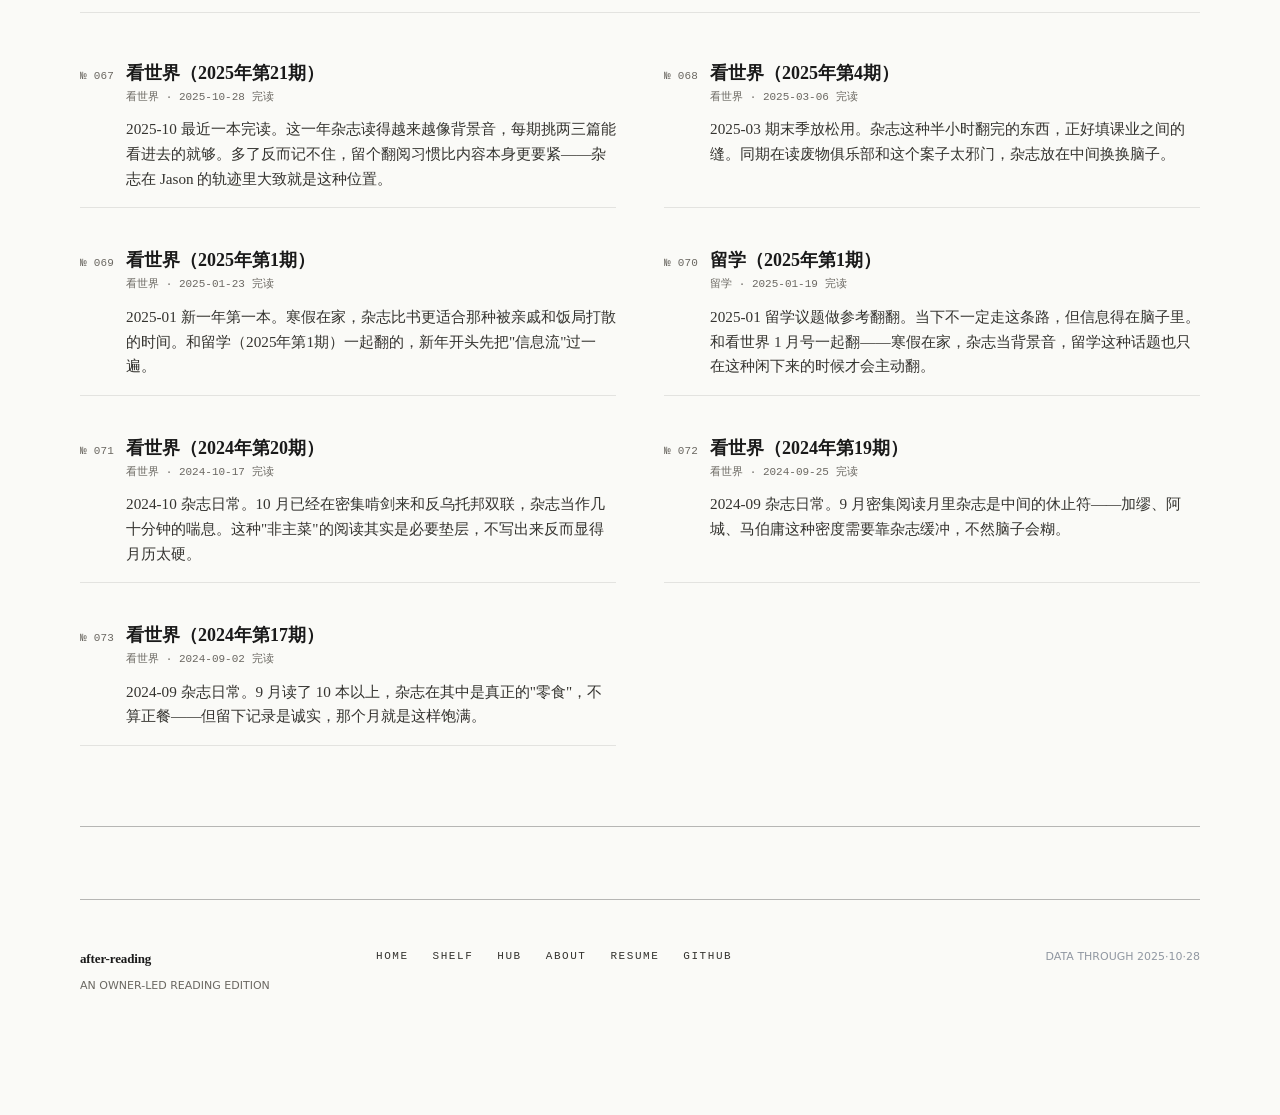
<file: shelf.html>
<!doctype html>
<html lang="zh-CN">
<head>
  <meta charset="utf-8">
  <meta name="viewport" content="width=device-width, initial-scale=1">
  <title>完整书架 · 73 本 · after-reading</title>
  <meta name="author" content="Jason Xun">
  <meta name="description" content="按 8 个阅读作用分类、可搜索的 73 本公开书架；每本保留完读日期与一句个人判断。">
  <link rel="canonical" href="https://estelledc.github.io/after-reading/shelf.html">
  <meta property="og:title" content="完整书架 · 73 本 · after-reading">
  <meta property="og:description" content="按 8 个阅读作用分类、可搜索的 73 本公开书架；每本保留完读日期与一句个人判断。">
  <meta property="og:type" content="website">
  <meta property="og:locale" content="zh_CN">
  <meta property="og:url" content="https://estelledc.github.io/after-reading/shelf.html">
  <meta property="og:site_name" content="after-reading">
  <meta name="twitter:card" content="summary">
  <meta name="twitter:title" content="完整书架 · 73 本 · after-reading">
  <meta name="twitter:description" content="按 8 个阅读作用分类、可搜索的 73 本公开书架；每本保留完读日期与一句个人判断。">
  <link rel="icon" href="assets/favicon.svg" type="image/svg+xml">
  <script type="application/ld+json">{"@context": "https://schema.org", "@graph": [{"@type": "Person", "@id": "https://estelledc.github.io/#person", "name": "Jason Xun", "url": "https://estelledc.github.io/", "sameAs": ["https://github.com/estelledc"]}, {"@type": "CollectionPage", "@id": "https://estelledc.github.io/after-reading/shelf.html#page", "name": "完整书架 · 73 本 · after-reading", "url": "https://estelledc.github.io/after-reading/shelf.html", "description": "按 8 个阅读作用分类、可搜索的 73 本公开书架；每本保留完读日期与一句个人判断。", "inLanguage": ["zh-CN", "en"], "dateModified": "2025-10-28", "temporalCoverage": "2024-04/2025-10", "author": {"@id": "https://estelledc.github.io/#person"}, "mainEntity": {"@type": "ItemList", "numberOfItems": 73, "itemListOrder": "https://schema.org/ItemListOrderAscending"}, "sameAs": "https://github.com/estelledc/after-reading"}]}</script>
  <link rel="stylesheet" href="assets/jx/tokens.css">
  <link rel="stylesheet" href="assets/jx/base.css">
  <link rel="stylesheet" href="assets/jx/components.css">
  <link rel="stylesheet" href="assets/style.css">
</head>
<body>
  <a class="jx-skip-link" href="#main-content">跳到主要内容</a>
  <header class="jx-site-header">
    <div class="jx-site-header__inner">
      <a class="jx-site-header__identity" href="./" aria-label="after-reading 首页">
        <strong>after-reading</strong>
        <span>Jason Xun 的公开阅读系统</span>
      </a>
      <div class="jx-site-nav">
        <nav class="jx-site-nav__links" aria-label="站点与作品集导航">
          <a href="./">Home</a>
          <a href="shelf.html" aria-current="page">Shelf</a>
          <a class="jx-return-to-hub" href="https://estelledc.github.io/">Jason Hub</a>
          <a href="https://estelledc.github.io/about/">About</a>
          <a href="https://estelledc.github.io/resume/">Resume</a>
          <a href="https://github.com/estelledc/after-reading">GitHub</a>
        </nav>
        <details class="jx-site-nav__menu">
          <summary aria-label="打开全局导航">导航</summary>
          <nav aria-label="移动端站点与作品集导航">
            <a href="./">Home</a>
          <a href="shelf.html" aria-current="page">Shelf</a>
            <a class="jx-return-to-hub" href="https://estelledc.github.io/">Jason Hub</a>
            <a href="https://estelledc.github.io/about/">About</a>
            <a href="https://estelledc.github.io/resume/">Resume</a>
            <a href="https://github.com/estelledc/after-reading">GitHub</a>
          </nav>
        </details>
      </div>
    </div>
  </header>
  <div class="shell">
    <main id="main-content" class="full-shelf">
      <section class="shelf-hero">
        <p class="jx-eyebrow"><span class="jx-eyebrow__rule"></span>Full shelf · source-matched</p>
        <span class="jx-chip" data-state="maintained">73 entries · 8 sections</span>
        <h1>完整书架，<em>需要时再查。</em></h1>
        <p>这里保留全部短判断、作者和完读日期。想先理解我怎样阅读，请从<a href="./#constellations">三条阅读星座</a>进入。</p>
      </section>

      <section class="shelf-search" id="shelf" aria-labelledby="shelf-search-title">
        <div><label for="shelf-search-input" id="shelf-search-title">搜索书名、作者或判断</label><p>不输入关键词时，下面按阅读作用展示全部条目。</p></div>
        <div class="shelf-search__control"><input id="shelf-search-input" type="search" autocomplete="off" placeholder="例如：工作、蒙田、悬疑"><output id="shelf-search-count" aria-live="polite">显示 73 / 73 本</output></div>
        <noscript><p class="shelf-search__fallback">当前未启用 JavaScript；全部书目仍可浏览，浏览器页内查找也可使用。</p></noscript>
      </section>

      <nav class="shelf-index" aria-labelledby="shelf-index-title">
        <div><p class="jx-eyebrow"><span class="jx-eyebrow__rule"></span>Browse by role</p><h2 id="shelf-index-title">按阅读作用进入，<br>不按“高级程度”排序。</h2></div>
        <ol><li><a href="#s-serious-fiction"><span>严肃文学</span><strong>9</strong></a></li>
<li><a href="#s-thought"><span>思想人文</span><strong>5</strong></a></li>
<li><a href="#s-contemporary-chinese"><span>当代华语</span><strong>10</strong></a></li>
<li><a href="#s-history-nonfiction"><span>历史非虚构</span><strong>6</strong></a></li>
<li><a href="#s-mystery"><span>推理悬疑</span><strong>16</strong></a></li>
<li><a href="#s-web-novel"><span>网文长篇</span><strong>11</strong></a></li>
<li><a href="#s-practical"><span>生活实用</span><strong>9</strong></a></li>
<li><a href="#s-magazines"><span>杂志期刊</span><strong>7</strong></a></li></ol>
      </nav>

      <section class="shelf-section" id="s-serious-fiction" aria-labelledby="s-serious-fiction-title">
  <header class="section-head">
    <h2 class="section-title" id="s-serious-fiction-title">严肃文学</h2>
    <p class="section-blurb">老老实实读完的那种</p>
    <p class="section-count">9 本</p>
  </header>
  <div class="book-grid">
    <article class="book" id="b-3300151063" data-search="空山（第一部：随风飘散） 阿来 2025-07 看完。读完发现&quot;空山&quot;不是一座山的故事，是一群人的失重。和暑期实习中段同期读，有种&quot;成年世界其实就是大家各自飘着&quot;的对照感。阿来写藏地，但读到的是普世的散场感。 2025-07-07">
  <span class="book-num">№ 001</span>
  <div class="book-body">
    <h3 class="book-title">空山（第一部：随风飘散）</h3>
    <p class="book-meta">阿来 · 2025-07-07 完读</p>
    <p class="book-take">2025-07 看完。读完发现&quot;空山&quot;不是一座山的故事，是一群人的失重。和暑期实习中段同期读，有种&quot;成年世界其实就是大家各自飘着&quot;的对照感。阿来写藏地，但读到的是普世的散场感。</p>
  </div>
</article>
<article class="book" id="b-3300046359" data-search="暮色将尽 戴安娜·阿西尔 2025-06 读完。89 岁老编辑写自己的衰老。22 岁读 89 岁不奇怪——反而是提前看到出口的样子，心里安一些。她写&quot;独居像一种习惯&quot;，不是教人怎么老去，是承认有些事就是要一个人过。 2025-06-14">
  <span class="book-num">№ 002</span>
  <div class="book-body">
    <h3 class="book-title">暮色将尽</h3>
    <p class="book-meta">戴安娜·阿西尔 · 2025-06-14 完读</p>
    <p class="book-take">2025-06 读完。89 岁老编辑写自己的衰老。22 岁读 89 岁不奇怪——反而是提前看到出口的样子，心里安一些。她写&quot;独居像一种习惯&quot;，不是教人怎么老去，是承认有些事就是要一个人过。</p>
  </div>
</article>
<article class="book" id="b-3300023306" data-search="写作与生活（克拉丽丝·李斯佩克朵作品集） 克拉丽丝·李斯佩克朵 2024-11 唯一一本 11 月完读的书。前后被各种事打散，最后是李斯佩克朵把&quot;写下来这件事本身&quot;重新讲了一遍。10 月密集读完反乌托邦双联和剑来 4 本之后，11 月几乎只剩这一本，反而更有分量。 2024-11-09">
  <span class="book-num">№ 003</span>
  <div class="book-body">
    <h3 class="book-title">写作与生活（克拉丽丝·李斯佩克朵作品集）</h3>
    <p class="book-meta">克拉丽丝·李斯佩克朵 · 2024-11-09 完读</p>
    <p class="book-take">2024-11 唯一一本 11 月完读的书。前后被各种事打散，最后是李斯佩克朵把&quot;写下来这件事本身&quot;重新讲了一遍。10 月密集读完反乌托邦双联和剑来 4 本之后，11 月几乎只剩这一本，反而更有分量。</p>
  </div>
</article>
<article class="book" id="b-758889" data-search="美妙的新世界（反乌托邦三部曲） 阿道斯·赫胥黎 2024-10 和奥威尔同月读完，是有意配对的。比起《1984》的恐惧，赫胥黎的&quot;被取悦死&quot;更刺今天。短视频时代再读这本，会很难不联想起自己每天刷的内容——大三秋季能读到这种配对，是给自己留的一道题。 2024-10-13">
  <span class="book-num">№ 004</span>
  <div class="book-body">
    <h3 class="book-title">美妙的新世界（反乌托邦三部曲）</h3>
    <p class="book-meta">阿道斯·赫胥黎 · 2024-10-13 完读</p>
    <p class="book-take">2024-10 和奥威尔同月读完，是有意配对的。比起《1984》的恐惧，赫胥黎的&quot;被取悦死&quot;更刺今天。短视频时代再读这本，会很难不联想起自己每天刷的内容——大三秋季能读到这种配对，是给自己留的一道题。</p>
  </div>
</article>
<article class="book" id="b-29796456" data-search="局外人 [法]加缪 2024-09 大三秋季开学读完。&quot;我承认这件事很奇怪&quot;——很多人在 22 岁前后会需要一次默尔索式的脱钩。同月并行的是阿城和动物农场，三本都在写&quot;个体怎么和系统错位&quot;，9 月读这一本算是恰逢其时。 2024-09-14">
  <span class="book-num">№ 005</span>
  <div class="book-body">
    <h3 class="book-title">局外人</h3>
    <p class="book-meta">[法]加缪 · 2024-09-14 完读</p>
    <p class="book-take">2024-09 大三秋季开学读完。&quot;我承认这件事很奇怪&quot;——很多人在 22 岁前后会需要一次默尔索式的脱钩。同月并行的是阿城和动物农场，三本都在写&quot;个体怎么和系统错位&quot;，9 月读这一本算是恰逢其时。</p>
  </div>
</article>
<article class="book" id="b-CB_A4724d25Y0WN6qd6on4g12BM" data-search="动物农场 (译文经典) 乔治•奥威尔(george orwell) 2024-09 一周读完，短小、寒冷。&quot;所有动物一律平等，但有些动物比其他动物更平等&quot;——可能是 21 世纪每一年都用得上的那句话。和下个月的美妙新世界配成反乌托邦双联，一冷一暖两种警告。 2024-09-09">
  <span class="book-num">№ 006</span>
  <div class="book-body">
    <h3 class="book-title">动物农场 (译文经典)</h3>
    <p class="book-meta">乔治•奥威尔(George Orwell) · 2024-09-09 完读</p>
    <p class="book-take">2024-09 一周读完，短小、寒冷。&quot;所有动物一律平等，但有些动物比其他动物更平等&quot;——可能是 21 世纪每一年都用得上的那句话。和下个月的美妙新世界配成反乌托邦双联，一冷一暖两种警告。</p>
  </div>
</article>
<article class="book" id="b-3300004347" data-search="阿城文集之一：棋王树王孩子王 阿城 2024-09 大三秋季读阿城。&quot;棋王&quot;&quot;孩子王&quot;&quot;树王&quot;——文字简到不能再简，每个字像称过分量。同月读了加缪、马伯庸、松本清张，三种语言密度并排时，阿城最干，最不带烟火气，反而最难学。 2024-09-18">
  <span class="book-num">№ 007</span>
  <div class="book-body">
    <h3 class="book-title">阿城文集之一：棋王树王孩子王</h3>
    <p class="book-meta">阿城 · 2024-09-18 完读</p>
    <p class="book-take">2024-09 大三秋季读阿城。&quot;棋王&quot;&quot;孩子王&quot;&quot;树王&quot;——文字简到不能再简，每个字像称过分量。同月读了加缪、马伯庸、松本清张，三种语言密度并排时，阿城最干，最不带烟火气，反而最难学。</p>
  </div>
</article>
<article class="book" id="b-3300100096" data-search="鳄鱼 莫言 2024-05 莫言新作。和被讨厌的勇气、蛤蟆先生同月——重新开始读书的那阵，什么都拿来读。莫言这本没他往日的乡土，反而更靠近舞台剧——5 月那个杂食阶段，正好接得住这种风格上的拐弯。 2024-05-23">
  <span class="book-num">№ 008</span>
  <div class="book-body">
    <h3 class="book-title">鳄鱼</h3>
    <p class="book-meta">莫言 · 2024-05-23 完读</p>
    <p class="book-take">2024-05 莫言新作。和被讨厌的勇气、蛤蟆先生同月——重新开始读书的那阵，什么都拿来读。莫言这本没他往日的乡土，反而更靠近舞台剧——5 月那个杂食阶段，正好接得住这种风格上的拐弯。</p>
  </div>
</article>
<article class="book" id="b-3300048239" data-search="布鲁克林有棵树 [美]贝蒂·史密斯 2024-05 同月读完。大萧条时代美国少女成长史，读着读着就明白自己 22 岁的&quot;难&quot;在历史里其实算平常。和被讨厌的勇气、蛤蟆先生、鳄鱼并行——5 月是心理 + 文学并行的开端，这一本是其中最厚的小说。 2024-05-18">
  <span class="book-num">№ 009</span>
  <div class="book-body">
    <h3 class="book-title">布鲁克林有棵树</h3>
    <p class="book-meta">[美]贝蒂·史密斯 · 2024-05-18 完读</p>
    <p class="book-take">2024-05 同月读完。大萧条时代美国少女成长史，读着读着就明白自己 22 岁的&quot;难&quot;在历史里其实算平常。和被讨厌的勇气、蛤蟆先生、鳄鱼并行——5 月是心理 + 文学并行的开端，这一本是其中最厚的小说。</p>
  </div>
</article>
  </div>
</section>

<section class="shelf-section" id="s-thought" aria-labelledby="s-thought-title">
  <header class="section-head">
    <h2 class="section-title" id="s-thought-title">思想人文</h2>
    <p class="section-blurb">想懂一点别的活法</p>
    <p class="section-count">5 本</p>
  </header>
  <div class="book-grid">
    <article class="book" id="b-3300119237" data-search="如何度过每天的24小时（果麦经典） [英]阿诺德·本涅特 2025-02 一百多年前写的，吐槽&quot;下班后无聊还假装很忙&quot;——今天读一字不差还成立。寒假尾巴上读，正赶上自己想&quot;要不要重新规划一下时间&quot;，结果发现一百年前的英国人就把这件事讲清楚了。 2025-02-23">
  <span class="book-num">№ 010</span>
  <div class="book-body">
    <h3 class="book-title">如何度过每天的24小时（果麦经典）</h3>
    <p class="book-meta">[英]阿诺德·本涅特 · 2025-02-23 完读</p>
    <p class="book-take">2025-02 一百多年前写的，吐槽&quot;下班后无聊还假装很忙&quot;——今天读一字不差还成立。寒假尾巴上读，正赶上自己想&quot;要不要重新规划一下时间&quot;，结果发现一百年前的英国人就把这件事讲清楚了。</p>
  </div>
</article>
<article class="book" id="b-3300109074" data-search="独处的人：蒙田随笔 [法]米歇尔·德·蒙田 2024-12 期末季的反向选择。蒙田写散步、写脾气、写孤独——读他不为答案，是为了示范&quot;一个人怎么慢慢说话&quot;。同月并行的是必须犯规重启 5 本和南京大屠杀，蒙田夹在其中是那个最慢的呼吸。 2024-12-22">
  <span class="book-num">№ 011</span>
  <div class="book-body">
    <h3 class="book-title">独处的人：蒙田随笔</h3>
    <p class="book-meta">[法]米歇尔·德·蒙田 · 2024-12-22 完读</p>
    <p class="book-take">2024-12 期末季的反向选择。蒙田写散步、写脾气、写孤独——读他不为答案，是为了示范&quot;一个人怎么慢慢说话&quot;。同月并行的是必须犯规重启 5 本和南京大屠杀，蒙田夹在其中是那个最慢的呼吸。</p>
  </div>
</article>
<article class="book" id="b-27571372" data-search="曾仕强经典语录 罗浮山国学院 2024-09 秋季密集阅读月里翻完。曾仕强讲中国式人情，听一耳算一耳，不必照搬。9 月那阵读了 10 本以上，这本算是其中最不&quot;营养&quot;的一种——但留下来也是诚实，杂食月就是会有这种灰色读物。 2024-09-28">
  <span class="book-num">№ 012</span>
  <div class="book-body">
    <h3 class="book-title">曾仕强经典语录</h3>
    <p class="book-meta">罗浮山国学院 · 2024-09-28 完读</p>
    <p class="book-take">2024-09 秋季密集阅读月里翻完。曾仕强讲中国式人情，听一耳算一耳，不必照搬。9 月那阵读了 10 本以上，这本算是其中最不&quot;营养&quot;的一种——但留下来也是诚实，杂食月就是会有这种灰色读物。</p>
  </div>
</article>
<article class="book" id="b-35551088" data-search="蛤蟆先生去看心理医生 罗伯特·戴博德 2024-05 一周内连读《被讨厌的勇气》《蛤蟆先生》。重新开始读书的那一批&quot;自我心理学&quot;入门，读完才发现自己一直在压抑些什么。两本搭着读，阿德勒讲&quot;应该怎么想&quot;，蛤蟆讲&quot;先承认在想&quot;，互补得不错。 2024-05-19">
  <span class="book-num">№ 013</span>
  <div class="book-body">
    <h3 class="book-title">蛤蟆先生去看心理医生</h3>
    <p class="book-meta">罗伯特·戴博德 · 2024-05-19 完读</p>
    <p class="book-take">2024-05 一周内连读《被讨厌的勇气》《蛤蟆先生》。重新开始读书的那一批&quot;自我心理学&quot;入门，读完才发现自己一直在压抑些什么。两本搭着读，阿德勒讲&quot;应该怎么想&quot;，蛤蟆讲&quot;先承认在想&quot;，互补得不错。</p>
  </div>
</article>
<article class="book" id="b-25615385" data-search="被讨厌的勇气：“自我启发之父”阿德勒的哲学课 岸见一郎 古贺史健 2024-05 重新开始读书后的第一本&quot;思想类&quot;。阿德勒讲&quot;课题分离&quot;——22 岁的人读这个会真听进去。和蛤蟆先生同周读完，是 2024-04 重新开始读书后第一组真正&quot;想搬回自己生活里&quot;的概念。 2024-05-19">
  <span class="book-num">№ 014</span>
  <div class="book-body">
    <h3 class="book-title">被讨厌的勇气：“自我启发之父”阿德勒的哲学课</h3>
    <p class="book-meta">岸见一郎 古贺史健 · 2024-05-19 完读</p>
    <p class="book-take">2024-05 重新开始读书后的第一本&quot;思想类&quot;。阿德勒讲&quot;课题分离&quot;——22 岁的人读这个会真听进去。和蛤蟆先生同周读完，是 2024-04 重新开始读书后第一组真正&quot;想搬回自己生活里&quot;的概念。</p>
  </div>
</article>
  </div>
</section>

<section class="shelf-section" id="s-contemporary-chinese" aria-labelledby="s-contemporary-chinese-title">
  <header class="section-head">
    <h2 class="section-title" id="s-contemporary-chinese-title">当代华语</h2>
    <p class="section-blurb">在中国怎么写、怎么活</p>
    <p class="section-count">10 本</p>
  </header>
  <div class="book-grid">
    <article class="book" id="b-3300020163" data-search="我的阿勒泰（马伊琍、周依然、于适主演同名电视剧原著） 李娟 2025-01 春节前读完。在剧之前读完算是侥幸。李娟是少有的不把&quot;远方&quot;写得装腔作势的人——她写戈壁和家庭杂事是同一个语调。读完之后剧火了，反而庆幸自己先看了文字。 2025-01-26">
  <span class="book-num">№ 015</span>
  <div class="book-body">
    <h3 class="book-title">我的阿勒泰（马伊琍、周依然、于适主演同名电视剧原著）</h3>
    <p class="book-meta">李娟 · 2025-01-26 完读</p>
    <p class="book-take">2025-01 春节前读完。在剧之前读完算是侥幸。李娟是少有的不把&quot;远方&quot;写得装腔作势的人——她写戈壁和家庭杂事是同一个语调。读完之后剧火了，反而庆幸自己先看了文字。</p>
  </div>
</article>
<article class="book" id="b-3300072295" data-search="太白金星有点烦 马伯庸 2024-09 用职场视角重写《西游》。马伯庸最擅长的就是把神话拧成&quot;中年公务员的内耗&quot;。同月连读了食南之徒，两本能明显感受到马伯庸的两种节奏——一本快、一本慢。 2024-09-27">
  <span class="book-num">№ 016</span>
  <div class="book-body">
    <h3 class="book-title">太白金星有点烦</h3>
    <p class="book-meta">马伯庸 · 2024-09-27 完读</p>
    <p class="book-take">2024-09 用职场视角重写《西游》。马伯庸最擅长的就是把神话拧成&quot;中年公务员的内耗&quot;。同月连读了食南之徒，两本能明显感受到马伯庸的两种节奏——一本快、一本慢。</p>
  </div>
</article>
<article class="book" id="b-3300054377" data-search="星期六晚我们去散步吧 隔花人  2024-09 现代诗集。秋季密集阅读月里穿插的&quot;换气&quot;读物，几页就能换一种呼吸。9 月读了 10 本以上，诗集的功能是&quot;让一行字能走慢一点&quot;——和阿城同月读，节奏感互相衬。 2024-09-24">
  <span class="book-num">№ 017</span>
  <div class="book-body">
    <h3 class="book-title">星期六晚我们去散步吧</h3>
    <p class="book-meta">隔花人  · 2024-09-24 完读</p>
    <p class="book-take">2024-09 现代诗集。秋季密集阅读月里穿插的&quot;换气&quot;读物，几页就能换一种呼吸。9 月读了 10 本以上，诗集的功能是&quot;让一行字能走慢一点&quot;——和阿城同月读，节奏感互相衬。</p>
  </div>
</article>
<article class="book" id="b-3300103361" data-search="食南之徒 马伯庸 2024-09 同月再读马伯庸。比《太白金星》更轻，南越国那段历史本来就少有人写。两本马伯庸放一起，能看出他在哪种题材最自在——食南之徒像散步，太白金星像加班。 2024-09-23">
  <span class="book-num">№ 018</span>
  <div class="book-body">
    <h3 class="book-title">食南之徒</h3>
    <p class="book-meta">马伯庸 · 2024-09-23 完读</p>
    <p class="book-take">2024-09 同月再读马伯庸。比《太白金星》更轻，南越国那段历史本来就少有人写。两本马伯庸放一起，能看出他在哪种题材最自在——食南之徒像散步，太白金星像加班。</p>
  </div>
</article>
<article class="book" id="b-3300055092" data-search="在森崎书店的日子（同名电影原著） 八木泽里志 2024-09 治愈系。不是每本日系治愈都值得读，这本短，所以读了。和星期一/星期四/人生借阅室同月，4 本治愈系叠在一起，这本算最薄的——但 9 月有时候就是只能消化最薄的那种。 2024-09-18">
  <span class="book-num">№ 019</span>
  <div class="book-body">
    <h3 class="book-title">在森崎书店的日子（同名电影原著）</h3>
    <p class="book-meta">八木泽里志 · 2024-09-18 完读</p>
    <p class="book-take">2024-09 治愈系。不是每本日系治愈都值得读，这本短，所以读了。和星期一/星期四/人生借阅室同月，4 本治愈系叠在一起，这本算最薄的——但 9 月有时候就是只能消化最薄的那种。</p>
  </div>
</article>
<article class="book" id="b-3300027273" data-search="星期四，喝可可 青山美智子 2024-09 青山美智子的&quot;星期&quot;系列又一本。同月也读了《星期一》《人生借阅室》——这种治愈循环本身有节奏。9 月节奏最快的时候，青山美智子就是那种&quot;读完之后能继续读硬题材&quot;的过渡读物。 2024-09-18">
  <span class="book-num">№ 020</span>
  <div class="book-body">
    <h3 class="book-title">星期四，喝可可</h3>
    <p class="book-meta">青山美智子 · 2024-09-18 完读</p>
    <p class="book-take">2024-09 青山美智子的&quot;星期&quot;系列又一本。同月也读了《星期一》《人生借阅室》——这种治愈循环本身有节奏。9 月节奏最快的时候，青山美智子就是那种&quot;读完之后能继续读硬题材&quot;的过渡读物。</p>
  </div>
</article>
<article class="book" id="b-3300070827" data-search="找事：给年青一代的就业解惑书 何帆 2024-09 何帆&quot;中国变量&quot;系列副产品。讲普通人怎么找到适合自己的活法，给在校生看比给职场人看更合适。和打开心智、把自己变成稀缺资产同期，3 本&quot;自我管理类&quot;组里，何帆最不端架子，读完留下的也最多。 2024-09-05">
  <span class="book-num">№ 021</span>
  <div class="book-body">
    <h3 class="book-title">找事：给年青一代的就业解惑书</h3>
    <p class="book-meta">何帆 · 2024-09-05 完读</p>
    <p class="book-take">2024-09 何帆&quot;中国变量&quot;系列副产品。讲普通人怎么找到适合自己的活法，给在校生看比给职场人看更合适。和打开心智、把自己变成稀缺资产同期，3 本&quot;自我管理类&quot;组里，何帆最不端架子，读完留下的也最多。</p>
  </div>
</article>
<article class="book" id="b-3300063647" data-search="东京八平米 吉井忍 2024-09 八平米也能住——这本不是省钱攻略，是一种&quot;够用就好&quot;的姿态。秋季开学读它正好。和找事、星期四喝可可同月，9 月读到的几本&quot;低欲望&quot;题材正好对应大三开学那种&quot;是不是要降一点期待&quot;的念头。 2024-09-05">
  <span class="book-num">№ 022</span>
  <div class="book-body">
    <h3 class="book-title">东京八平米</h3>
    <p class="book-meta">吉井忍 · 2024-09-05 完读</p>
    <p class="book-take">2024-09 八平米也能住——这本不是省钱攻略，是一种&quot;够用就好&quot;的姿态。秋季开学读它正好。和找事、星期四喝可可同月，9 月读到的几本&quot;低欲望&quot;题材正好对应大三开学那种&quot;是不是要降一点期待&quot;的念头。</p>
  </div>
</article>
<article class="book" id="b-3300056657" data-search="人生借阅室（打开一种人生） 青山美智子 2024-09 比《星期》系列稍重一点。书店、图书馆、被一本书救一次——这种设定的可信度只有日系还能做。9 月连读了 3 本青山美智子，这本是其中分量最足的，也是最像&quot;小说&quot;的。 2024-09-04">
  <span class="book-num">№ 023</span>
  <div class="book-body">
    <h3 class="book-title">人生借阅室（打开一种人生）</h3>
    <p class="book-meta">青山美智子 · 2024-09-04 完读</p>
    <p class="book-take">2024-09 比《星期》系列稍重一点。书店、图书馆、被一本书救一次——这种设定的可信度只有日系还能做。9 月连读了 3 本青山美智子，这本是其中分量最足的，也是最像&quot;小说&quot;的。</p>
  </div>
</article>
<article class="book" id="b-3300061190" data-search="星期一，喝抹茶 青山美智子 2024-05 青山美智子第一本。早春读这种治愈书没什么负担——后面陆续读了《星期四》《人生借阅室》。和被讨厌的勇气、蛤蟆先生同月——那阵刚重新开始读书，治愈系是最容易上手的入口。 2024-05-24">
  <span class="book-num">№ 024</span>
  <div class="book-body">
    <h3 class="book-title">星期一，喝抹茶</h3>
    <p class="book-meta">青山美智子 · 2024-05-24 完读</p>
    <p class="book-take">2024-05 青山美智子第一本。早春读这种治愈书没什么负担——后面陆续读了《星期四》《人生借阅室》。和被讨厌的勇气、蛤蟆先生同月——那阵刚重新开始读书，治愈系是最容易上手的入口。</p>
  </div>
</article>
  </div>
</section>

<section class="shelf-section" id="s-history-nonfiction" aria-labelledby="s-history-nonfiction-title">
  <header class="section-head">
    <h2 class="section-title" id="s-history-nonfiction-title">历史非虚构</h2>
    <p class="section-blurb">不是历史课本的历史</p>
    <p class="section-count">6 本</p>
  </header>
  <div class="book-grid">
    <article class="book" id="b-3300135214" data-search="废物俱乐部（轻纪实） 杜强 2025-03 完读。小镇青年题材的非虚构，比小说更刺人，因为是真的。同月还在读《这个案子太邪门》——非虚构和刑事纪录并排着翻，3 月某种程度上是&quot;看现实&quot;的月份。 2025-03-08">
  <span class="book-num">№ 025</span>
  <div class="book-body">
    <h3 class="book-title">废物俱乐部（轻纪实）</h3>
    <p class="book-meta">杜强 · 2025-03-08 完读</p>
    <p class="book-take">2025-03 完读。小镇青年题材的非虚构，比小说更刺人，因为是真的。同月还在读《这个案子太邪门》——非虚构和刑事纪录并排着翻，3 月某种程度上是&quot;看现实&quot;的月份。</p>
  </div>
</article>
<article class="book" id="b-3300134437" data-search="这个案子太邪门：一个刑警的15年真实办案手记 陈文章 2025-03 读完。法医视角看刑事案，没什么戏剧化反而更冷。和废物俱乐部同期读，两本都是&quot;现实比小说硬&quot;的题材——3 月那段时间课业开始压回来，反倒能耐心读这种冷调子的东西。 2025-03-06">
  <span class="book-num">№ 026</span>
  <div class="book-body">
    <h3 class="book-title">这个案子太邪门：一个刑警的15年真实办案手记</h3>
    <p class="book-meta">陈文章 · 2025-03-06 完读</p>
    <p class="book-take">2025-03 读完。法医视角看刑事案，没什么戏剧化反而更冷。和废物俱乐部同期读，两本都是&quot;现实比小说硬&quot;的题材——3 月那段时间课业开始压回来，反倒能耐心读这种冷调子的东西。</p>
  </div>
</article>
<article class="book" id="b-23552633" data-search="权力密码：当历史遇见经济学 王伟 2024-12 完读。用经济学拆历史是个偏门视角，能记住的部分不多但开了一扇小窗。期末季同时在追重启系列，这本是少数还在坚持读&quot;硬一点&quot;的非虚构——不算系统，但留点痕迹。 2024-12-18">
  <span class="book-num">№ 027</span>
  <div class="book-body">
    <h3 class="book-title">权力密码：当历史遇见经济学</h3>
    <p class="book-meta">王伟 · 2024-12-18 完读</p>
    <p class="book-take">2024-12 完读。用经济学拆历史是个偏门视角，能记住的部分不多但开了一扇小窗。期末季同时在追重启系列，这本是少数还在坚持读&quot;硬一点&quot;的非虚构——不算系统，但留点痕迹。</p>
  </div>
</article>
<article class="book" id="b-718151" data-search="南京大屠杀 张纯如 2024-12 应该读。读完很久没说话。和同月《必须犯规重启》交替读——也许这正是该有的精神负重比例。蒙田和张纯如同月，是 12 月最沉的两本。 2024-12-14">
  <span class="book-num">№ 028</span>
  <div class="book-body">
    <h3 class="book-title">南京大屠杀</h3>
    <p class="book-meta">张纯如 · 2024-12-14 完读</p>
    <p class="book-take">2024-12 应该读。读完很久没说话。和同月《必须犯规重启》交替读——也许这正是该有的精神负重比例。蒙田和张纯如同月，是 12 月最沉的两本。</p>
  </div>
</article>
<article class="book" id="b-3300098278" data-search="其实也可以放弃：6个普通人的工作手记 吴毅 熠堂 一叶苇啾 南安 加简 田里和树 2024-07 暑期实习中段读的&quot;工作题&quot;。和《毕业工作第一年》同期，对照一下自己的处境心里平稳一点。在选 vs 留之间的工科生该读这一组——不是为了答案，是为了知道这种纠结很常见。 2024-07-26">
  <span class="book-num">№ 029</span>
  <div class="book-body">
    <h3 class="book-title">其实也可以放弃：6个普通人的工作手记</h3>
    <p class="book-meta">吴毅 熠堂 一叶苇啾 南安 加简 田里和树 · 2024-07-26 完读</p>
    <p class="book-take">2024-07 暑期实习中段读的&quot;工作题&quot;。和《毕业工作第一年》同期，对照一下自己的处境心里平稳一点。在选 vs 留之间的工科生该读这一组——不是为了答案，是为了知道这种纠结很常见。</p>
  </div>
</article>
<article class="book" id="b-3300099005" data-search="毕业工作第一年 全民故事计划主编 2024-07 也是暑期实习期间的&quot;工作题&quot;。看的不是建议，是&quot;原来别人也这样&quot;。和其实也可以放弃同期，2 本一起读下来，对实习中段那种摇摆的容忍度高了一点。 2024-07-16">
  <span class="book-num">№ 030</span>
  <div class="book-body">
    <h3 class="book-title">毕业工作第一年</h3>
    <p class="book-meta">全民故事计划主编 · 2024-07-16 完读</p>
    <p class="book-take">2024-07 也是暑期实习期间的&quot;工作题&quot;。看的不是建议，是&quot;原来别人也这样&quot;。和其实也可以放弃同期，2 本一起读下来，对实习中段那种摇摆的容忍度高了一点。</p>
  </div>
</article>
  </div>
</section>

<section class="shelf-section" id="s-mystery" aria-labelledby="s-mystery-title">
  <header class="section-head">
    <h2 class="section-title" id="s-mystery-title">推理悬疑</h2>
    <p class="section-blurb">读完会想到很久</p>
    <p class="section-count">16 本</p>
  </header>
  <div class="book-grid">
    <article class="book" id="b-3300143316" data-search="十九年间谋杀小叙（新增序言、后记，并为“第二个凶手”给出新的解答！） 那多 2025-05 在网文长篇期间穿插读完。中文推理少有的耐心，时间跨度撑得住。同期还在追道诡异仙和大奉打更人，长篇网文之间塞这种结构精巧的中长篇当作&quot;换气&quot;，节奏正好。 2025-05-05">
  <span class="book-num">№ 031</span>
  <div class="book-body">
    <h3 class="book-title">十九年间谋杀小叙（新增序言、后记，并为“第二个凶手”给出新的解答！）</h3>
    <p class="book-meta">那多 · 2025-05-05 完读</p>
    <p class="book-take">2025-05 在网文长篇期间穿插读完。中文推理少有的耐心，时间跨度撑得住。同期还在追道诡异仙和大奉打更人，长篇网文之间塞这种结构精巧的中长篇当作&quot;换气&quot;，节奏正好。</p>
  </div>
</article>
<article class="book" id="b-3300071077" data-search="怪屋谜案 [日]雨穴 2025-04 一晚上读完。建筑结构本身是凶器这种设定，比凶手是谁更值得记。那阵在网文长篇里泡得久，突然换一本短小快的解谜，像吃完油腻东西嚼一颗薄荷。 2025-04-29">
  <span class="book-num">№ 032</span>
  <div class="book-body">
    <h3 class="book-title">怪屋谜案</h3>
    <p class="book-meta">[日]雨穴 · 2025-04-29 完读</p>
    <p class="book-take">2025-04 一晚上读完。建筑结构本身是凶器这种设定，比凶手是谁更值得记。那阵在网文长篇里泡得久，突然换一本短小快的解谜，像吃完油腻东西嚼一颗薄荷。</p>
  </div>
</article>
<article class="book" id="b-3300121146" data-search="必须犯规的游戏·重启3 宁航一 2024-12 重启系列的第三本。期末季和蒙田并行——脑子需要轮换休息。重启系列在 12 月一周三本的节奏读，是那种&quot;考完一门就奖励一本&quot;的状态。 2024-12-17">
  <span class="book-num">№ 033</span>
  <div class="book-body">
    <h3 class="book-title">必须犯规的游戏·重启3</h3>
    <p class="book-meta">宁航一 · 2024-12-17 完读</p>
    <p class="book-take">2024-12 重启系列的第三本。期末季和蒙田并行——脑子需要轮换休息。重启系列在 12 月一周三本的节奏读，是那种&quot;考完一门就奖励一本&quot;的状态。</p>
  </div>
</article>
<article class="book" id="b-3300121144" data-search="必须犯规的游戏·重启5 宁航一 2024-12 重启系列第五本。一周三本的节奏。读到第 5 本的时候已经分不清各本的具体情节，但系列长篇的乐趣不在记得每一处，是&quot;还在那个世界里待着&quot;。 2024-12-11">
  <span class="book-num">№ 034</span>
  <div class="book-body">
    <h3 class="book-title">必须犯规的游戏·重启5</h3>
    <p class="book-meta">宁航一 · 2024-12-11 完读</p>
    <p class="book-take">2024-12 重启系列第五本。一周三本的节奏。读到第 5 本的时候已经分不清各本的具体情节，但系列长篇的乐趣不在记得每一处，是&quot;还在那个世界里待着&quot;。</p>
  </div>
</article>
<article class="book" id="b-3300121145" data-search="必须犯规的游戏·重启4 宁航一 2024-12 同前一本一起读完。系列长篇就是这种连续性。期末季阶段性犒赏自己用——读到这一本时已经形成肌肉记忆，每晚一两章是 12 月的固定节目。 2024-12-11">
  <span class="book-num">№ 035</span>
  <div class="book-body">
    <h3 class="book-title">必须犯规的游戏·重启4</h3>
    <p class="book-meta">宁航一 · 2024-12-11 完读</p>
    <p class="book-take">2024-12 同前一本一起读完。系列长篇就是这种连续性。期末季阶段性犒赏自己用——读到这一本时已经形成肌肉记忆，每晚一两章是 12 月的固定节目。</p>
  </div>
</article>
<article class="book" id="b-3300121143" data-search="必须犯规的游戏·重启2 宁航一 2024-12 第二本。开始抢系列前五本节奏。期末季读这种死亡游戏题材有点反常——但密度高、章节短、悬念明确，对应付考试间隙的脑容量正好。 2024-12-10">
  <span class="book-num">№ 036</span>
  <div class="book-body">
    <h3 class="book-title">必须犯规的游戏·重启2</h3>
    <p class="book-meta">宁航一 · 2024-12-10 完读</p>
    <p class="book-take">2024-12 第二本。开始抢系列前五本节奏。期末季读这种死亡游戏题材有点反常——但密度高、章节短、悬念明确，对应付考试间隙的脑容量正好。</p>
  </div>
</article>
<article class="book" id="b-CB_Dol6QR6OtDSU6ri6suFIA1TS" data-search="神秘复苏 佛前笑花 2024-12 网文恐怖，节奏拉得很长。期末季一晚上看几十章不耽误第二天。和重启系列并行，12 月基本就是被&quot;短章节悬疑&quot;包围着过完的——回头看是有点过载。 2024-12-08">
  <span class="book-num">№ 037</span>
  <div class="book-body">
    <h3 class="book-title">神秘复苏</h3>
    <p class="book-meta">佛前笑花 · 2024-12-08 完读</p>
    <p class="book-take">2024-12 网文恐怖，节奏拉得很长。期末季一晚上看几十章不耽误第二天。和重启系列并行，12 月基本就是被&quot;短章节悬疑&quot;包围着过完的——回头看是有点过载。</p>
  </div>
</article>
<article class="book" id="b-3300121147" data-search="必须犯规的游戏·重启1 宁航一 2024-12 重启系列开端。期末季的轻松向消遣。这一本读完后才决定一口气追完 5 本——那阵就是这样，开了头就停不下来，反正复习也不会真的更专注。 2024-12-06">
  <span class="book-num">№ 038</span>
  <div class="book-body">
    <h3 class="book-title">必须犯规的游戏·重启1</h3>
    <p class="book-meta">宁航一 · 2024-12-06 完读</p>
    <p class="book-take">2024-12 重启系列开端。期末季的轻松向消遣。这一本读完后才决定一口气追完 5 本——那阵就是这样，开了头就停不下来，反正复习也不会真的更专注。</p>
  </div>
</article>
<article class="book" id="b-622245" data-search="超禁忌游戏ⅱ 宁航一 2024-10 国产解谜悬疑，宁航一的旧系列。为之后读重启 1-5 打底。10 月主要被剑来 2-5 占着，超禁忌算是中间换的口味——也是那时候第一次注意到宁航一这个作者。 2024-10-23">
  <span class="book-num">№ 039</span>
  <div class="book-body">
    <h3 class="book-title">超禁忌游戏Ⅱ</h3>
    <p class="book-meta">宁航一 · 2024-10-23 完读</p>
    <p class="book-take">2024-10 国产解谜悬疑，宁航一的旧系列。为之后读重启 1-5 打底。10 月主要被剑来 2-5 占着，超禁忌算是中间换的口味——也是那时候第一次注意到宁航一这个作者。</p>
  </div>
</article>
<article class="book" id="b-3300036397" data-search="虚无的十字架 东野圭吾 2024-10 东野这本不是推理，是关于死刑能不能赎罪。读完没答案，但题目本身值。和同月动物农场、美妙新世界并排着——10 月的阅读其实都在围着&quot;什么是恶、谁该承担&quot;这个题打转。 2024-10-21">
  <span class="book-num">№ 040</span>
  <div class="book-body">
    <h3 class="book-title">虚无的十字架</h3>
    <p class="book-meta">东野圭吾 · 2024-10-21 完读</p>
    <p class="book-take">2024-10 东野这本不是推理，是关于死刑能不能赎罪。读完没答案，但题目本身值。和同月动物农场、美妙新世界并排着——10 月的阅读其实都在围着&quot;什么是恶、谁该承担&quot;这个题打转。</p>
  </div>
</article>
<article class="book" id="b-3300098444" data-search="第七重解答 [法] 保罗·霍尔特 2024-09 法国不可能犯罪流派代表。结构精致到有点匠气，但喜欢就是喜欢。同月还读了点与线、六个说谎的大学生——9 月几乎是&quot;推理小专题月&quot;，三国流派对照下来，松本清张和霍尔特给的体验差距非常大。 2024-09-20">
  <span class="book-num">№ 041</span>
  <div class="book-body">
    <h3 class="book-title">第七重解答</h3>
    <p class="book-meta">[法] 保罗·霍尔特 · 2024-09-20 完读</p>
    <p class="book-take">2024-09 法国不可能犯罪流派代表。结构精致到有点匠气，但喜欢就是喜欢。同月还读了点与线、六个说谎的大学生——9 月几乎是&quot;推理小专题月&quot;，三国流派对照下来，松本清张和霍尔特给的体验差距非常大。</p>
  </div>
</article>
<article class="book" id="b-3300100496" data-search="朝阳南路精怪笔记：灰猫事务所 康夫 2024-09 国产都市怪谈。同月读了康夫两本，节奏轻松好下饭。秋季密集阅读月里这种本土怪谈是最不费脑的一档，和现代诗、阿城形成对比，刚好把月历的两端撑开。 2024-09-19">
  <span class="book-num">№ 042</span>
  <div class="book-body">
    <h3 class="book-title">朝阳南路精怪笔记：灰猫事务所</h3>
    <p class="book-meta">康夫 · 2024-09-19 完读</p>
    <p class="book-take">2024-09 国产都市怪谈。同月读了康夫两本，节奏轻松好下饭。秋季密集阅读月里这种本土怪谈是最不费脑的一档，和现代诗、阿城形成对比，刚好把月历的两端撑开。</p>
  </div>
</article>
<article class="book" id="b-3300062646" data-search="朝阳南路精怪故事集 康夫 2024-09 康夫第一本。北京味儿的怪谈，有种&quot;姥姥讲鬼故事&quot;的家常感。和灰猫事务所同月连读，两本看下来能识别出康夫那种&quot;在城市里安鬼&quot;的语气——这是国产怪谈不太多见的一支。 2024-09-18">
  <span class="book-num">№ 043</span>
  <div class="book-body">
    <h3 class="book-title">朝阳南路精怪故事集</h3>
    <p class="book-meta">康夫 · 2024-09-18 完读</p>
    <p class="book-take">2024-09 康夫第一本。北京味儿的怪谈，有种&quot;姥姥讲鬼故事&quot;的家常感。和灰猫事务所同月连读，两本看下来能识别出康夫那种&quot;在城市里安鬼&quot;的语气——这是国产怪谈不太多见的一支。</p>
  </div>
</article>
<article class="book" id="b-3300061183" data-search="六个说谎的大学生 浅仓秋成 2024-09 日系新本格。设定挺巧，但读完更想讨论的是面试本身的荒诞。同月读了点与线和第七重解答，三本日推法推放一起，反衬这一本更像社会题材——&quot;找工作&quot;才是真正的密室。 2024-09-18">
  <span class="book-num">№ 044</span>
  <div class="book-body">
    <h3 class="book-title">六个说谎的大学生</h3>
    <p class="book-meta">浅仓秋成 · 2024-09-18 完读</p>
    <p class="book-take">2024-09 日系新本格。设定挺巧，但读完更想讨论的是面试本身的荒诞。同月读了点与线和第七重解答，三本日推法推放一起，反衬这一本更像社会题材——&quot;找工作&quot;才是真正的密室。</p>
  </div>
</article>
<article class="book" id="b-3300106919" data-search="点与线 [日]松本清张 2024-09 社会派推理鼻祖。结构感比剧情更难忘——时刻表诡计需要耐心，正好对秋季密集阅读月的状态。和第七重解答、六个说谎的大学生同月，三种推理流派一起读，松本清张那种社会底子确实和欧式不一样。 2024-09-18">
  <span class="book-num">№ 045</span>
  <div class="book-body">
    <h3 class="book-title">点与线</h3>
    <p class="book-meta">[日]松本清张 · 2024-09-18 完读</p>
    <p class="book-take">2024-09 社会派推理鼻祖。结构感比剧情更难忘——时刻表诡计需要耐心，正好对秋季密集阅读月的状态。和第七重解答、六个说谎的大学生同月，三种推理流派一起读，松本清张那种社会底子确实和欧式不一样。</p>
  </div>
</article>
<article class="book" id="b-3300101329" data-search="全知读者视角.2 [韩]sing n song 2024-09 韩网文。第二部读完已经是惯性，不是惊喜。秋季密集阅读月里这种续集是最不挑状态的——读不进去严肃文学的晚上就翻它，和动物农场轮换着看。 2024-09-03">
  <span class="book-num">№ 046</span>
  <div class="book-body">
    <h3 class="book-title">全知读者视角.2</h3>
    <p class="book-meta">[韩]sing N song · 2024-09-03 完读</p>
    <p class="book-take">2024-09 韩网文。第二部读完已经是惯性，不是惊喜。秋季密集阅读月里这种续集是最不挑状态的——读不进去严肃文学的晚上就翻它，和动物农场轮换着看。</p>
  </div>
</article>
  </div>
</section>

<section class="shelf-section" id="s-web-novel" aria-labelledby="s-web-novel-title">
  <header class="section-head">
    <h2 class="section-title" id="s-web-novel-title">网文长篇</h2>
    <p class="section-blurb">长篇是另一种节奏</p>
    <p class="section-count">11 本</p>
  </header>
  <div class="book-grid">
    <article class="book" id="b-CB_GfS7bu7av90p6wp6x98kNF9B" data-search="《吞噬星空》（精校全本）作者：我吃西红柿  2025-08 暑假尾声啃完。我吃西红柿是 2010 年代东方玄幻的模板手——洪荒、星辰、九阶级，全套老配方。爽文不需要解释为什么读，就是想要那种&quot;主角永远在升级&quot;的节拍，和当时实习中段的疲倦正好搭。 2025-08-20">
  <span class="book-num">№ 047</span>
  <div class="book-body">
    <h3 class="book-title">《吞噬星空》（精校全本）作者：我吃西红柿</h3>
    <p class="book-meta">— · 2025-08-20 完读</p>
    <p class="book-take">2025-08 暑假尾声啃完。我吃西红柿是 2010 年代东方玄幻的模板手——洪荒、星辰、九阶级，全套老配方。爽文不需要解释为什么读，就是想要那种&quot;主角永远在升级&quot;的节拍，和当时实习中段的疲倦正好搭。</p>
  </div>
</article>
<article class="book" id="b-CB_5S5E6rE601aB6uV6su56n6HL" data-search="稻香 施昊 2025-04 网文长篇月里随手读的。农村题材网文不太常见，留个印象。这个月主要被道诡异仙和大奉打更人占着，稻香算是中间打散的小段，对照下来反而衬出长篇的吸力。 2025-04-25">
  <span class="book-num">№ 048</span>
  <div class="book-body">
    <h3 class="book-title">稻香</h3>
    <p class="book-meta">施昊 · 2025-04-25 完读</p>
    <p class="book-take">2025-04 网文长篇月里随手读的。农村题材网文不太常见，留个印象。这个月主要被道诡异仙和大奉打更人占着，稻香算是中间打散的小段，对照下来反而衬出长篇的吸力。</p>
  </div>
</article>
<article class="book" id="b-CB_4j0GiEGgPBkG6sq6su4xFBD2" data-search="道诡异仙  2025-04 这本耗了不少时间。设定密度大到时常需要倒回去重看，但停不下来。那段时间课业不算重，正好够把这种长篇网文连贯啃下去——读完之后再去看大奉打更人，能明显感觉两个作者的节奏差。 2025-04-09">
  <span class="book-num">№ 049</span>
  <div class="book-body">
    <h3 class="book-title">道诡异仙</h3>
    <p class="book-meta">— · 2025-04-09 完读</p>
    <p class="book-take">2025-04 这本耗了不少时间。设定密度大到时常需要倒回去重看，但停不下来。那段时间课业不算重，正好够把这种长篇网文连贯啃下去——读完之后再去看大奉打更人，能明显感觉两个作者的节奏差。</p>
  </div>
</article>
<article class="book" id="b-3300136015" data-search="白马啸西风（轻经典） 金庸 2025-03 短篇金庸。&quot;那都是很好很好的，可是我偏不喜欢&quot;——读到这句就够了。期末季前的过渡读物，金庸短篇比长篇更像一支民歌，几小时就读完，留下的却是这一句。 2025-03-16">
  <span class="book-num">№ 050</span>
  <div class="book-body">
    <h3 class="book-title">白马啸西风（轻经典）</h3>
    <p class="book-meta">金庸 · 2025-03-16 完读</p>
    <p class="book-take">2025-03 短篇金庸。&quot;那都是很好很好的，可是我偏不喜欢&quot;——读到这句就够了。期末季前的过渡读物，金庸短篇比长篇更像一支民歌，几小时就读完，留下的却是这一句。</p>
  </div>
</article>
<article class="book" id="b-CB_5KJ7ix7f29Ph6sn6su8vGFnP" data-search="大奉打更人 卖报小郎君 2025-03 春季最长的一本。开头几十章惊喜，中段套路化，但还是看完了——网文就是这种代价。读完之后接着进了道诡异仙，两本对照着看，能更冷静地看到长篇网文怎么喂读者。 2025-03-13">
  <span class="book-num">№ 051</span>
  <div class="book-body">
    <h3 class="book-title">大奉打更人</h3>
    <p class="book-meta">卖报小郎君 · 2025-03-13 完读</p>
    <p class="book-take">2025-03 春季最长的一本。开头几十章惊喜，中段套路化，但还是看完了——网文就是这种代价。读完之后接着进了道诡异仙，两本对照着看，能更冷静地看到长篇网文怎么喂读者。</p>
  </div>
</article>
<article class="book" id="b-31131767" data-search="剑来4：草长莺飞时 烽火戏诸侯 2024-10 大三秋季的精神出口。剑来不是仙侠，是青年漫游小说。第 4 本读完后接着读 5。那段时间课业开始堆，但每晚回宿舍读两章陈平安，是 10 月最稳的锚。 2024-10-06">
  <span class="book-num">№ 052</span>
  <div class="book-body">
    <h3 class="book-title">剑来4：草长莺飞时</h3>
    <p class="book-meta">烽火戏诸侯 · 2024-10-06 完读</p>
    <p class="book-take">2024-10 大三秋季的精神出口。剑来不是仙侠，是青年漫游小说。第 4 本读完后接着读 5。那段时间课业开始堆，但每晚回宿舍读两章陈平安，是 10 月最稳的锚。</p>
  </div>
</article>
<article class="book" id="b-31131770" data-search="剑来5：山水有相逢 烽火戏诸侯 2024-10 5 本一气读完后稍微休停。陈平安在这一本走到一个新阶段——读者也跟着喘口气。秋季密集阅读月的尾声基本就由剑来撑着，连读 4 本是这一年最连续的一段沉浸。 2024-10-06">
  <span class="book-num">№ 053</span>
  <div class="book-body">
    <h3 class="book-title">剑来5：山水有相逢</h3>
    <p class="book-meta">烽火戏诸侯 · 2024-10-06 完读</p>
    <p class="book-take">2024-10 5 本一气读完后稍微休停。陈平安在这一本走到一个新阶段——读者也跟着喘口气。秋季密集阅读月的尾声基本就由剑来撑着，连读 4 本是这一年最连续的一段沉浸。</p>
  </div>
</article>
<article class="book" id="b-31131765" data-search="剑来3：清梦压星河 烽火戏诸侯 2024-10 同月连读到第 3 本。&quot;读懂一个少年怎么慢慢做事&quot;是剑来真正的好。9 月读了一堆&quot;换气&quot;读物之后，10 月就靠剑来把节奏沉下来，一本接一本几乎没有断点。 2024-09-30">
  <span class="book-num">№ 054</span>
  <div class="book-body">
    <h3 class="book-title">剑来3：清梦压星河</h3>
    <p class="book-meta">烽火戏诸侯 · 2024-09-30 完读</p>
    <p class="book-take">2024-10 同月连读到第 3 本。&quot;读懂一个少年怎么慢慢做事&quot;是剑来真正的好。9 月读了一堆&quot;换气&quot;读物之后，10 月就靠剑来把节奏沉下来，一本接一本几乎没有断点。</p>
  </div>
</article>
<article class="book" id="b-31131763" data-search="剑来2：忽为远行客 烽火戏诸侯 2024-10 剑来第二本。秋季开学后才发现这种&quot;慢&quot;特别治大三的浮。同月还在并行美妙新世界和动物农场，硬题材夹剑来正好——一边看权力寓言，一边看少年走江湖。 2024-09-30">
  <span class="book-num">№ 055</span>
  <div class="book-body">
    <h3 class="book-title">剑来2：忽为远行客</h3>
    <p class="book-meta">烽火戏诸侯 · 2024-09-30 完读</p>
    <p class="book-take">2024-10 剑来第二本。秋季开学后才发现这种&quot;慢&quot;特别治大三的浮。同月还在并行美妙新世界和动物农场，硬题材夹剑来正好——一边看权力寓言，一边看少年走江湖。</p>
  </div>
</article>
<article class="book" id="b-3300071696" data-search="没有围墙的花园 徐一洛 2024-05 早期读完的网文。和山海异闻录同期，那阵网文是&quot;重新开始读书&quot;的入口。从网文起步不丢人——能让自己重新坐下来翻 100 页的，最开始往往就是这种。 2024-05-17">
  <span class="book-num">№ 056</span>
  <div class="book-body">
    <h3 class="book-title">没有围墙的花园</h3>
    <p class="book-meta">徐一洛 · 2024-05-17 完读</p>
    <p class="book-take">2024-05 早期读完的网文。和山海异闻录同期，那阵网文是&quot;重新开始读书&quot;的入口。从网文起步不丢人——能让自己重新坐下来翻 100 页的，最开始往往就是这种。</p>
  </div>
</article>
<article class="book" id="b-23199223" data-search="山海异闻录 酒九 2024-04 重新开始读书的最早一批。从这本开始，读书才真的变成&quot;我自己想做的事&quot;，不是任务。这是 2024 年的第一本完读——也是这整张书架的起点，没有这本就没有后面 70 多本。 2024-04-23">
  <span class="book-num">№ 057</span>
  <div class="book-body">
    <h3 class="book-title">山海异闻录</h3>
    <p class="book-meta">酒九 · 2024-04-23 完读</p>
    <p class="book-take">2024-04 重新开始读书的最早一批。从这本开始，读书才真的变成&quot;我自己想做的事&quot;，不是任务。这是 2024 年的第一本完读——也是这整张书架的起点，没有这本就没有后面 70 多本。</p>
  </div>
</article>
  </div>
</section>

<section class="shelf-section" id="s-practical" aria-labelledby="s-practical-title">
  <header class="section-head">
    <h2 class="section-title" id="s-practical-title">生活实用</h2>
    <p class="section-blurb">工具书也是阅读的一部分</p>
    <p class="section-count">9 本</p>
  </header>
  <div class="book-grid">
    <article class="book" id="b-3300124014" data-search="挑个城市躺平：首都印象与躺平哲学 猴面包的树 2024-12 即将面对就业焦虑的工科生该看一眼的&quot;反就业&quot;题材。看着图乐，不当真。同月在读南京大屠杀和蒙田，这种轻松题材夹在中间是平衡——12 月不允许只读一种重量。 2024-12-17">
  <span class="book-num">№ 058</span>
  <div class="book-body">
    <h3 class="book-title">挑个城市躺平：首都印象与躺平哲学</h3>
    <p class="book-meta">猴面包的树 · 2024-12-17 完读</p>
    <p class="book-take">2024-12 即将面对就业焦虑的工科生该看一眼的&quot;反就业&quot;题材。看着图乐，不当真。同月在读南京大屠杀和蒙田，这种轻松题材夹在中间是平衡——12 月不允许只读一种重量。</p>
  </div>
</article>
<article class="book" id="b-33514727" data-search="生活蒙太奇 天然 2024-12 图文随笔。一年里读过最不费脑的一本，但笑了几次就值。期末季的&quot;自我修复&quot;组合里——和你可以按下暂停键、必须犯规重启全套并行，这一本是其中最快的一口。 2024-12-16">
  <span class="book-num">№ 059</span>
  <div class="book-body">
    <h3 class="book-title">生活蒙太奇</h3>
    <p class="book-meta">天然 · 2024-12-16 完读</p>
    <p class="book-take">2024-12 图文随笔。一年里读过最不费脑的一本，但笑了几次就值。期末季的&quot;自我修复&quot;组合里——和你可以按下暂停键、必须犯规重启全套并行，这一本是其中最快的一口。</p>
  </div>
</article>
<article class="book" id="b-3300116411" data-search="你可以按下暂停键 云云狗 2024-12 期末季前后读的&quot;自我安慰&quot;题材。读完不一定真按下，但至少先承认自己累了。和生活蒙太奇是同周的图文小书，那段时间需要这种&quot;翻几页就笑一下&quot;的密度。 2024-12-16">
  <span class="book-num">№ 060</span>
  <div class="book-body">
    <h3 class="book-title">你可以按下暂停键</h3>
    <p class="book-meta">云云狗 · 2024-12-16 完读</p>
    <p class="book-take">2024-12 期末季前后读的&quot;自我安慰&quot;题材。读完不一定真按下，但至少先承认自己累了。和生活蒙太奇是同周的图文小书，那段时间需要这种&quot;翻几页就笑一下&quot;的密度。</p>
  </div>
</article>
<article class="book" id="b-34245842" data-search="有钱人和你想的不一样 哈维·艾克 2024-09 鸡汤理财。读这种书不是为了变有钱，是看一遍中产话术怎么自洽。9 月读了打开心智、把自己变成稀缺资产、找事，这本算是&quot;自我管理类&quot;里最美式的一本——读完反而对何帆那种本土视角更亲。 2024-09-23">
  <span class="book-num">№ 061</span>
  <div class="book-body">
    <h3 class="book-title">有钱人和你想的不一样</h3>
    <p class="book-meta">哈维·艾克 · 2024-09-23 完读</p>
    <p class="book-take">2024-09 鸡汤理财。读这种书不是为了变有钱，是看一遍中产话术怎么自洽。9 月读了打开心智、把自己变成稀缺资产、找事，这本算是&quot;自我管理类&quot;里最美式的一本——读完反而对何帆那种本土视角更亲。</p>
  </div>
</article>
<article class="book" id="b-635948" data-search="谁动了我的奶酪 斯宾塞·约翰逊 2024-09 商科必读小册。半小时读完，知道全部论点，但放在这儿是诚实——它确实读完了。秋季密集阅读月里这种&quot;通识鸡汤&quot;和打开心智、把自己变成稀缺资产同期读，知道自己当时就是想找一组管自己的工具。 2024-09-18">
  <span class="book-num">№ 062</span>
  <div class="book-body">
    <h3 class="book-title">谁动了我的奶酪</h3>
    <p class="book-meta">斯宾塞·约翰逊 · 2024-09-18 完读</p>
    <p class="book-take">2024-09 商科必读小册。半小时读完，知道全部论点，但放在这儿是诚实——它确实读完了。秋季密集阅读月里这种&quot;通识鸡汤&quot;和打开心智、把自己变成稀缺资产同期读，知道自己当时就是想找一组管自己的工具。</p>
  </div>
</article>
<article class="book" id="b-3300108061" data-search="一个人的小确幸 agu阿咕 2024-09 图文小书。换脑用，半小时翻完。秋季密集阅读月这种 30 分钟读完的书是必要垫片——读完阿城和加缪之后，需要这种&quot;不说话也行&quot;的页面。 2024-09-18">
  <span class="book-num">№ 063</span>
  <div class="book-body">
    <h3 class="book-title">一个人的小确幸</h3>
    <p class="book-meta">Agu阿咕 · 2024-09-18 完读</p>
    <p class="book-take">2024-09 图文小书。换脑用，半小时翻完。秋季密集阅读月这种 30 分钟读完的书是必要垫片——读完阿城和加缪之后，需要这种&quot;不说话也行&quot;的页面。</p>
  </div>
</article>
<article class="book" id="b-45369847" data-search="打开心智 李睿秋 2024-09 国产学习方法学集。当时正想搭一套自己的认知工具，这本算是入门的脚手架。和把自己变成稀缺资产、找事同周读——9 月开学之后那阵&quot;想把自己整理一下&quot;的劲头很集中。 2024-09-05">
  <span class="book-num">№ 064</span>
  <div class="book-body">
    <h3 class="book-title">打开心智</h3>
    <p class="book-meta">李睿秋 · 2024-09-05 完读</p>
    <p class="book-take">2024-09 国产学习方法学集。当时正想搭一套自己的认知工具，这本算是入门的脚手架。和把自己变成稀缺资产、找事同周读——9 月开学之后那阵&quot;想把自己整理一下&quot;的劲头很集中。</p>
  </div>
</article>
<article class="book" id="b-3300070714" data-search="把自己变成稀缺资产 何思平 2024-09 职业规划题材。和《打开心智》同周读——大三秋季开学后那段&quot;想把自己整理一下&quot;的劲头。读这种书本身就是大三的某种症状：开始焦虑两年后的自己。 2024-09-05">
  <span class="book-num">№ 065</span>
  <div class="book-body">
    <h3 class="book-title">把自己变成稀缺资产</h3>
    <p class="book-meta">何思平 · 2024-09-05 完读</p>
    <p class="book-take">2024-09 职业规划题材。和《打开心智》同周读——大三秋季开学后那段&quot;想把自己整理一下&quot;的劲头。读这种书本身就是大三的某种症状：开始焦虑两年后的自己。</p>
  </div>
</article>
<article class="book" id="b-3300099065" data-search="更重要的是过好今天 bilibili 2024-05 早期读的图文集。话题性强但留下来不多，记一笔诚实点。重新开始读书的早期，什么都拿来读，这本就是其中那种&quot;翻完之后想不起来一句&quot;的存在——但放在书架上能提醒自己起步阶段什么都吃。 2024-05-18">
  <span class="book-num">№ 066</span>
  <div class="book-body">
    <h3 class="book-title">更重要的是过好今天</h3>
    <p class="book-meta">bilibili · 2024-05-18 完读</p>
    <p class="book-take">2024-05 早期读的图文集。话题性强但留下来不多，记一笔诚实点。重新开始读书的早期，什么都拿来读，这本就是其中那种&quot;翻完之后想不起来一句&quot;的存在——但放在书架上能提醒自己起步阶段什么都吃。</p>
  </div>
</article>
  </div>
</section>

<section class="shelf-section" id="s-magazines" aria-labelledby="s-magazines-title">
  <header class="section-head">
    <h2 class="section-title" id="s-magazines-title">杂志期刊</h2>
    <p class="section-blurb">信息洪流里挑两本</p>
    <p class="section-count">7 本</p>
  </header>
  <div class="book-grid">
    <article class="book" id="b-3300170616" data-search="看世界（2025年第21期） 看世界 2025-10 最近一本完读。这一年杂志读得越来越像背景音，每期挑两三篇能看进去的就够。多了反而记不住，留个翻阅习惯比内容本身更要紧——杂志在 jason 的轨迹里大致就是这种位置。 2025-10-28">
  <span class="book-num">№ 067</span>
  <div class="book-body">
    <h3 class="book-title">看世界（2025年第21期）</h3>
    <p class="book-meta">看世界 · 2025-10-28 完读</p>
    <p class="book-take">2025-10 最近一本完读。这一年杂志读得越来越像背景音，每期挑两三篇能看进去的就够。多了反而记不住，留个翻阅习惯比内容本身更要紧——杂志在 Jason 的轨迹里大致就是这种位置。</p>
  </div>
</article>
<article class="book" id="b-3300134681" data-search="看世界（2025年第4期） 看世界 2025-03 期末季放松用。杂志这种半小时翻完的东西，正好填课业之间的缝。同期在读废物俱乐部和这个案子太邪门，杂志放在中间换换脑子。 2025-03-06">
  <span class="book-num">№ 068</span>
  <div class="book-body">
    <h3 class="book-title">看世界（2025年第4期）</h3>
    <p class="book-meta">看世界 · 2025-03-06 完读</p>
    <p class="book-take">2025-03 期末季放松用。杂志这种半小时翻完的东西，正好填课业之间的缝。同期在读废物俱乐部和这个案子太邪门，杂志放在中间换换脑子。</p>
  </div>
</article>
<article class="book" id="b-3300131071" data-search="看世界（2025年第1期） 看世界 2025-01 新一年第一本。寒假在家，杂志比书更适合那种被亲戚和饭局打散的时间。和留学（2025年第1期）一起翻的，新年开头先把&quot;信息流&quot;过一遍。 2025-01-23">
  <span class="book-num">№ 069</span>
  <div class="book-body">
    <h3 class="book-title">看世界（2025年第1期）</h3>
    <p class="book-meta">看世界 · 2025-01-23 完读</p>
    <p class="book-take">2025-01 新一年第一本。寒假在家，杂志比书更适合那种被亲戚和饭局打散的时间。和留学（2025年第1期）一起翻的，新年开头先把&quot;信息流&quot;过一遍。</p>
  </div>
</article>
<article class="book" id="b-3300131069" data-search="留学（2025年第1期） 留学 2025-01 留学议题做参考翻翻。当下不一定走这条路，但信息得在脑子里。和看世界 1 月号一起翻——寒假在家，杂志当背景音，留学这种话题也只在这种闲下来的时候才会主动翻。 2025-01-19">
  <span class="book-num">№ 070</span>
  <div class="book-body">
    <h3 class="book-title">留学（2025年第1期）</h3>
    <p class="book-meta">留学 · 2025-01-19 完读</p>
    <p class="book-take">2025-01 留学议题做参考翻翻。当下不一定走这条路，但信息得在脑子里。和看世界 1 月号一起翻——寒假在家，杂志当背景音，留学这种话题也只在这种闲下来的时候才会主动翻。</p>
  </div>
</article>
<article class="book" id="b-3300117755" data-search="看世界（2024年第20期） 看世界 2024-10 杂志日常。10 月已经在密集啃剑来和反乌托邦双联，杂志当作几十分钟的喘息。这种&quot;非主菜&quot;的阅读其实是必要垫层，不写出来反而显得月历太硬。 2024-10-17">
  <span class="book-num">№ 071</span>
  <div class="book-body">
    <h3 class="book-title">看世界（2024年第20期）</h3>
    <p class="book-meta">看世界 · 2024-10-17 完读</p>
    <p class="book-take">2024-10 杂志日常。10 月已经在密集啃剑来和反乌托邦双联，杂志当作几十分钟的喘息。这种&quot;非主菜&quot;的阅读其实是必要垫层，不写出来反而显得月历太硬。</p>
  </div>
</article>
<article class="book" id="b-3300115640" data-search="看世界（2024年第19期） 看世界 2024-09 杂志日常。9 月密集阅读月里杂志是中间的休止符——加缪、阿城、马伯庸这种密度需要靠杂志缓冲，不然脑子会糊。 2024-09-25">
  <span class="book-num">№ 072</span>
  <div class="book-body">
    <h3 class="book-title">看世界（2024年第19期）</h3>
    <p class="book-meta">看世界 · 2024-09-25 完读</p>
    <p class="book-take">2024-09 杂志日常。9 月密集阅读月里杂志是中间的休止符——加缪、阿城、马伯庸这种密度需要靠杂志缓冲，不然脑子会糊。</p>
  </div>
</article>
<article class="book" id="b-3300112266" data-search="看世界（2024年第17期） 看世界 2024-09 杂志日常。9 月读了 10 本以上，杂志在其中是真正的&quot;零食&quot;，不算正餐——但留下记录是诚实，那个月就是这样饱满。 2024-09-02">
  <span class="book-num">№ 073</span>
  <div class="book-body">
    <h3 class="book-title">看世界（2024年第17期）</h3>
    <p class="book-meta">看世界 · 2024-09-02 完读</p>
    <p class="book-take">2024-09 杂志日常。9 月读了 10 本以上，杂志在其中是真正的&quot;零食&quot;，不算正餐——但留下记录是诚实，那个月就是这样饱满。</p>
  </div>
</article>
  </div>
</section>
    </main>
    <footer class="jx-footer">
      <div class="jx-footer__colophon">
        <strong>after-reading</strong>
        <span lang="en">AN OWNER-LED READING EDITION</span>
      </div>
      <nav class="jx-footer__index" aria-label="作品集导航">
        <a href="./">home</a>
        <a href="shelf.html">shelf</a>
        <a href="https://estelledc.github.io/">hub</a>
        <a href="https://estelledc.github.io/about/">about</a>
        <a href="https://estelledc.github.io/resume/">resume</a>
        <a href="https://github.com/estelledc/after-reading">github</a>
      </nav>
      <time class="jx-footer__stamp" datetime="2025-10-28" lang="en">DATA THROUGH 2025·10·28</time>
    </footer>
  </div>
  <script>
  (function () {
    const input = document.getElementById("shelf-search-input");
    const output = document.getElementById("shelf-search-count");
    const cards = Array.from(document.querySelectorAll(".book[data-search]"));
    const sections = Array.from(document.querySelectorAll(".shelf-section"));
    if (!input || !output) return;

    function applyFilter() {
      const query = input.value.trim().toLocaleLowerCase();
      let visible = 0;
      cards.forEach(function (card) {
        const matches = !query || card.dataset.search.includes(query);
        card.hidden = !matches;
        if (matches) visible += 1;
      });
      sections.forEach(function (section) {
        section.hidden = Boolean(query) && !section.querySelector(".book:not([hidden])");
      });
      output.textContent = "显示 " + visible + " / " + cards.length + " 本";
    }

    input.addEventListener("input", applyFilter);
    const initialQuery = new URLSearchParams(window.location.search).get("q");
    if (initialQuery) {
      input.value = initialQuery.slice(0, 80);
      applyFilter();
    }
  })();
  </script>
</body>
</html>
</file>
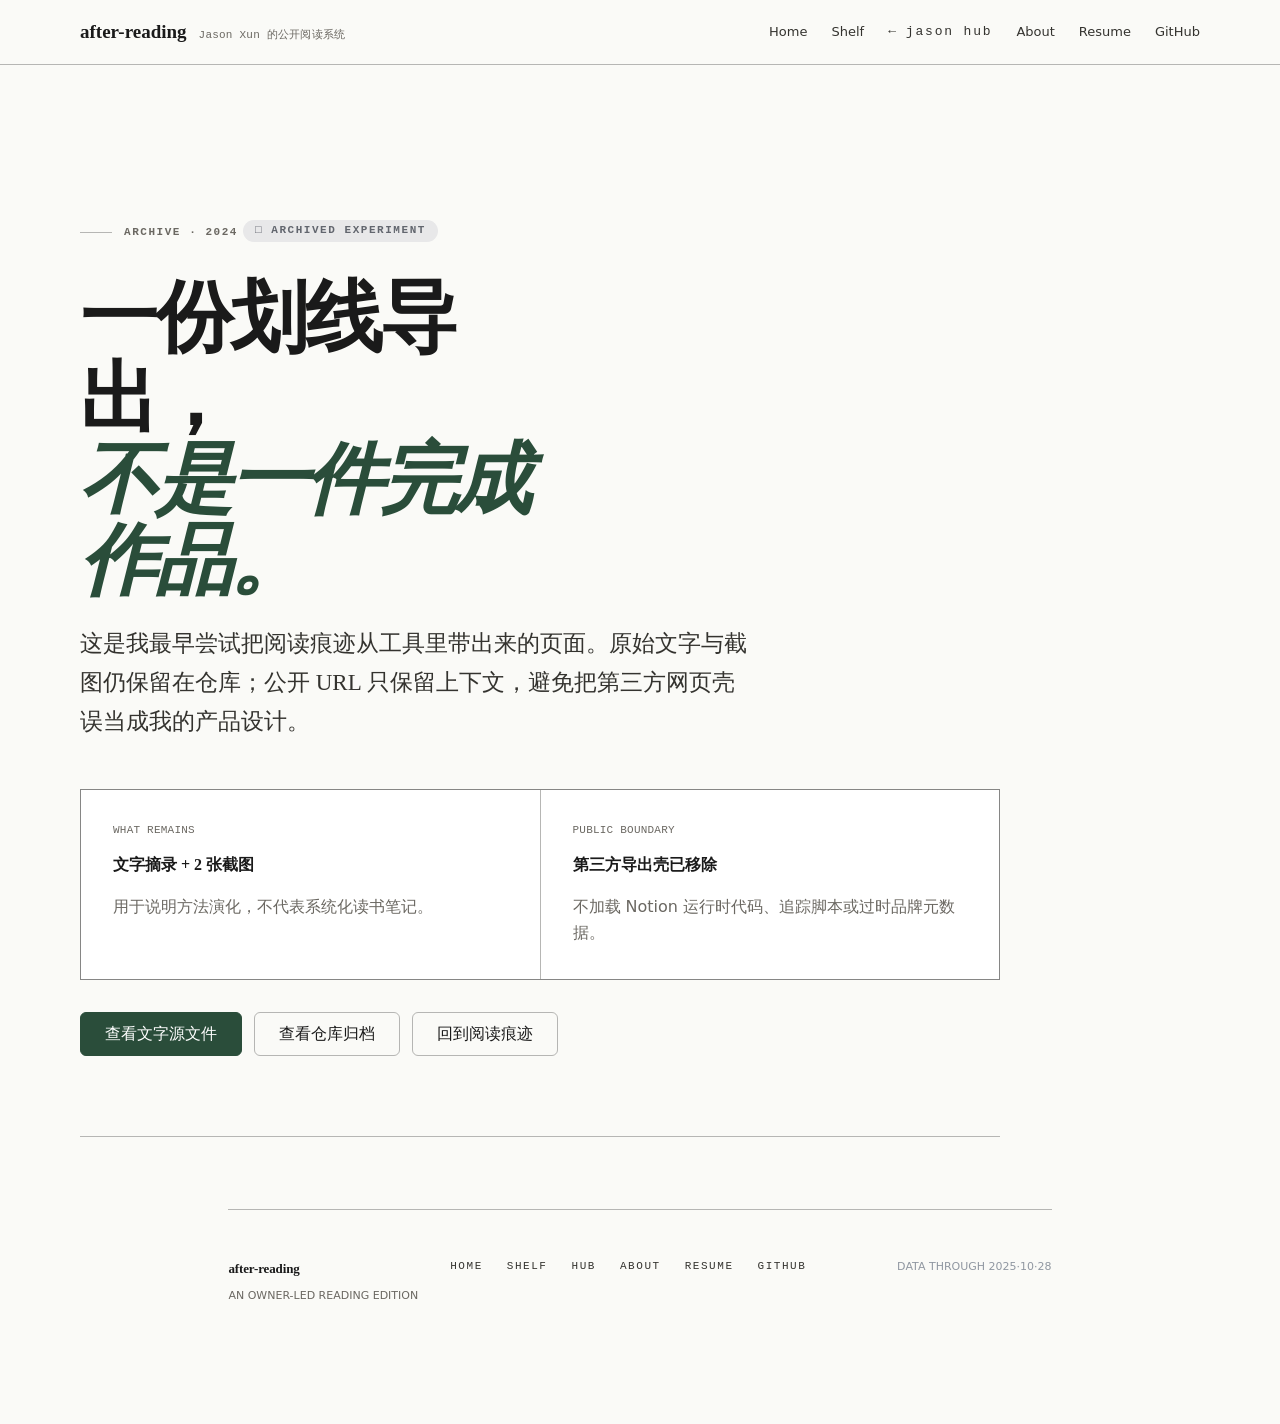
<file: 划线/划线.html>
<!doctype html>
<html lang="zh-CN">
<head>
  <meta charset="utf-8">
  <meta name="viewport" content="width=device-width, initial-scale=1">
  <title>早期划线实验 · after-reading</title>
  <meta name="author" content="Jason Xun">
  <meta name="description" content="2024 年的早期划线导出实验；公开页保留上下文、来源边界与作品集出口。">
  <meta name="robots" content="noindex, follow">
  <link rel="canonical" href="https://estelledc.github.io/after-reading/%E5%88%92%E7%BA%BF/%E5%88%92%E7%BA%BF.html">
  <meta property="og:title" content="早期划线实验 · after-reading">
  <meta property="og:description" content="2024 年的早期划线导出实验；公开页保留上下文、来源边界与作品集出口。">
  <meta property="og:type" content="website">
  <meta property="og:locale" content="zh_CN">
  <meta property="og:url" content="https://estelledc.github.io/after-reading/%E5%88%92%E7%BA%BF/%E5%88%92%E7%BA%BF.html">
  <meta property="og:site_name" content="after-reading">
  <meta name="twitter:card" content="summary">
  <meta name="twitter:title" content="早期划线实验 · after-reading">
  <meta name="twitter:description" content="2024 年的早期划线导出实验；公开页保留上下文、来源边界与作品集出口。">
  <link rel="icon" href="../assets/favicon.svg" type="image/svg+xml">
  <link rel="stylesheet" href="../assets/jx/tokens.css">
  <link rel="stylesheet" href="../assets/jx/base.css">
  <link rel="stylesheet" href="../assets/jx/components.css">
  <link rel="stylesheet" href="../assets/style.css">
</head>
<body>
  <a class="jx-skip-link" href="#main-content">跳到主要内容</a>
  <header class="jx-site-header">
    <div class="jx-site-header__inner">
      <a class="jx-site-header__identity" href="../" aria-label="after-reading 首页">
        <strong>after-reading</strong>
        <span>Jason Xun 的公开阅读系统</span>
      </a>
      <div class="jx-site-nav">
        <nav class="jx-site-nav__links" aria-label="站点与作品集导航">
          <a href="../">Home</a>
          <a href="../shelf.html">Shelf</a>
          <a class="jx-return-to-hub" href="https://estelledc.github.io/">Jason Hub</a>
          <a href="https://estelledc.github.io/about/">About</a>
          <a href="https://estelledc.github.io/resume/">Resume</a>
          <a href="https://github.com/estelledc/after-reading">GitHub</a>
        </nav>
        <details class="jx-site-nav__menu">
          <summary aria-label="打开全局导航">导航</summary>
          <nav aria-label="移动端站点与作品集导航">
            <a href="../">Home</a>
          <a href="../shelf.html">Shelf</a>
            <a class="jx-return-to-hub" href="https://estelledc.github.io/">Jason Hub</a>
            <a href="https://estelledc.github.io/about/">About</a>
            <a href="https://estelledc.github.io/resume/">Resume</a>
            <a href="https://github.com/estelledc/after-reading">GitHub</a>
          </nav>
        </details>
      </div>
    </div>
  </header>
  <div class="shell utility-shell">
    <main id="main-content" class="utility-page utility-page--archive">
      <p class="jx-eyebrow"><span class="jx-eyebrow__rule"></span>Archive · 2024</p>
      <span class="jx-chip" data-state="archived">Archived experiment</span>
      <h1>一份划线导出，<br><em>不是一件完成作品。</em></h1>
      <p>这是我最早尝试把阅读痕迹从工具里带出来的页面。原始文字与截图仍保留在仓库；公开 URL 只保留上下文，避免把第三方网页壳误当成我的产品设计。</p>
      <div class="utility-page__ledger">
        <div><span>What remains</span><strong>文字摘录 + 2 张截图</strong><p>用于说明方法演化，不代表系统化读书笔记。</p></div>
        <div><span>Public boundary</span><strong>第三方导出壳已移除</strong><p>不加载 Notion 运行时代码、追踪脚本或过时品牌元数据。</p></div>
      </div>
      <div class="hero-actions"><a class="jx-action" href="https://github.com/estelledc/after-reading/blob/main/%E5%88%92%E7%BA%BF/content.md">查看文字源文件</a><a class="jx-action jx-action--secondary" href="https://github.com/estelledc/after-reading/tree/main/%E5%88%92%E7%BA%BF">查看仓库归档</a><a class="jx-action jx-action--secondary" href="../#notes">回到阅读痕迹</a></div>
    </main>
    <footer class="jx-footer">
      <div class="jx-footer__colophon">
        <strong>after-reading</strong>
        <span lang="en">AN OWNER-LED READING EDITION</span>
      </div>
      <nav class="jx-footer__index" aria-label="作品集导航">
        <a href="../">home</a>
        <a href="../shelf.html">shelf</a>
        <a href="https://estelledc.github.io/">hub</a>
        <a href="https://estelledc.github.io/about/">about</a>
        <a href="https://estelledc.github.io/resume/">resume</a>
        <a href="https://github.com/estelledc/after-reading">github</a>
      </nav>
      <time class="jx-footer__stamp" datetime="2025-10-28" lang="en">DATA THROUGH 2025·10·28</time>
    </footer>
  </div>
</body>
</html>
</file>
<file: assets/jx/tokens.css>
/* Jason DS · Tokens v2.2.0
 * SoT: dotfiles/home-claude/design-system/jx-tokens.css
 * 展示站通过 vendor copy 同步：scripts/sync-jx-to-repos.sh
 *
 * 命名空间硬规则：
 * - --jx-* 前缀禁改
 * - 取值在 satellite :root 覆盖（layer 2）
 * - 完全自定义元素用 --<repo-name>-* 二级命名空间
 */

:root {
  color-scheme: light dark;

  /* ── Color · light ── */
  --jx-paper: #f6f6f3;
  --jx-surface: #ffffff;
  --jx-surface-sunk: #eeede9;
  --jx-ink: #16181d;
  --jx-ink-2: #41454d;
  --jx-ink-muted: #6b7079;
  --jx-ink-faint: #9097a1;
  --jx-rule: rgba(22,24,29,0.08);
  --jx-rule-soft: rgba(22,24,29,0.04);
  --jx-rule-strong: var(--jx-ink);
  --jx-accent: #2240d6;
  --jx-accent-hover: color-mix(in oklab, var(--jx-accent), black 10%);
  --jx-accent-tint: color-mix(in oklab, var(--jx-accent), white 88%);
  --jx-focus-ring: rgba(34,64,214,0.28);
  --jx-link: var(--jx-accent);
  --jx-cta-bg: var(--jx-ink);
  --jx-cta-fg: var(--jx-paper);
  --jx-accent-hub: #2240d6; /* 逃生通道：satellite override --jx-accent 时仍能强制墨蓝 */

  /* ── Status · 三态 ── */
  --jx-state-learning: #1f6f78;
  --jx-state-learning-tint: color-mix(in oklab, var(--jx-state-learning), white 86%);
  --jx-state-learning-glyph: "△";
  --jx-state-building: #8a5519;
  --jx-state-building-tint: color-mix(in oklab, var(--jx-state-building), white 86%);
  --jx-state-building-glyph: "◇";
  --jx-state-shipped: #2c5e3a;
  --jx-state-shipped-tint: color-mix(in oklab, var(--jx-state-shipped), white 86%);
  --jx-state-shipped-glyph: "■";
  --jx-state-concept: #6950a1;
  --jx-state-concept-tint: color-mix(in oklab, var(--jx-state-concept), white 86%);
  --jx-state-concept-glyph: "○";
  --jx-state-prototype: var(--jx-state-building);
  --jx-state-prototype-tint: var(--jx-state-building-tint);
  --jx-state-prototype-glyph: "◇";
  --jx-state-maintained: #285f73;
  --jx-state-maintained-tint: color-mix(in oklab, var(--jx-state-maintained), white 86%);
  --jx-state-maintained-glyph: "◆";
  --jx-state-archived: #62666e;
  --jx-state-archived-tint: color-mix(in oklab, var(--jx-state-archived), white 86%);
  --jx-state-archived-glyph: "□";

  /* ── Typography ── */
  --jx-font-display: "Source Serif 4", "Spectral", "Songti SC", Georgia, serif;
  --jx-font-sans-zh: -apple-system, BlinkMacSystemFont, "PingFang SC", "HarmonyOS Sans SC", "Source Han Sans SC", "Noto Sans CJK SC", "Microsoft YaHei", system-ui, sans-serif;
  --jx-font-sans-latin: "Inter", "Geist", ui-sans-serif, system-ui, sans-serif;
  --jx-font-mono: "JetBrains Mono", "IBM Plex Mono", ui-monospace, "Cascadia Code", "SF Mono", Menlo, monospace;
  --jx-font-features-body: "ss01", "cv11", "calt" 1, "liga" 1;
  --jx-font-features-mono: "zero", "ss02";

  --jx-fs-micro: 11px;
  --jx-fs-xs: 12px;
  --jx-fs-sm: 13px;
  --jx-fs-body: 16px;
  --jx-fs-lg: 19px;
  --jx-fs-h3: 24px;
  --jx-fs-h2: 32px;
  --jx-fs-h1: 44px;
  --jx-fs-display: 64px;
  --jx-fs-display-fluid: clamp(2.5rem, 6vw, 4rem);

  --jx-weight-reading: 400;
  --jx-weight-ui: 500;
  --jx-weight-heading: 600;

  --jx-leading-display: 1.04;
  --jx-leading-tight: 1.18;
  --jx-leading-body: 1.62;
  --jx-leading-mono: 1.45;

  --jx-tracking-display: -0.028em;
  --jx-tracking-h1: -0.022em;
  --jx-tracking-h2: -0.016em;
  --jx-tracking-h3: -0.01em;
  --jx-tracking-body: 0;
  --jx-tracking-mono: 0.02em;
  --jx-tracking-eyebrow: 0.14em;
  --jx-tracking-cjk: 0;

  --jx-measure-title: 18ch;
  --jx-measure-lede: 32em;
  --jx-measure-body: 62ch;

  /* ── Space ── */
  --jx-space-1: 4px;
  --jx-space-2: 8px;
  --jx-space-3: 12px;
  --jx-space-4: 16px;
  --jx-space-5: 24px;
  --jx-space-6: 32px;
  --jx-space-7: 48px;
  --jx-space-8: 72px;
  --jx-section-y: clamp(48px, 7.5vw, 80px);
  --jx-gutter: clamp(16px, 3vw, 24px);
  --jx-container: 1160px;
  --jx-container-narrow: 760px;
  --jx-header-height: 64px;

  /* ── Radius ── */
  --jx-radius-1: 2px;
  --jx-radius-2: 4px;
  --jx-radius-3: 6px;
  --jx-radius-4: 10px;
  --jx-radius-5: 14px;
  --jx-radius-pill: 9999px;

  /* ── Shadow ── */
  --jx-shadow-hairline: 0 0 0 1px var(--jx-rule);
  --jx-shadow-hairline-strong: 0 0 0 1px var(--jx-rule-strong);
  --jx-shadow-stack:
    0 0 0 1px rgba(22,24,29,0.06),
    0 1px 1px rgba(22,24,29,0.03),
    0 6px 20px -10px rgba(22,24,29,0.10),
    inset 0 0 0 1px rgba(255,255,255,0.55);
  --jx-shadow-stack-dark:
    0 0 0 1px rgba(255,255,255,0.06),
    0 1px 1px rgba(0,0,0,0.4),
    0 8px 28px -12px rgba(0,0,0,0.55),
    inset 0 0 0 1px rgba(255,255,255,0.04);
  --jx-shadow-focus: 0 0 0 3px var(--jx-focus-ring);
  --jx-shadow-press: inset 0 1px 0 rgba(22,24,29,0.06);

  /* ── Motion · responsive by default, quiet by frequency ── */
  --jx-ease-out: cubic-bezier(0.23, 1, 0.32, 1);
  --jx-ease-in-out: cubic-bezier(0.77, 0, 0.175, 1);
  --jx-ease-drawer: cubic-bezier(0.32, 0.72, 0, 1);
  --jx-easing: var(--jx-ease-out); /* compatibility alias */
  --jx-easing-press: var(--jx-ease-out);
  --jx-duration-fast: 120ms;
  --jx-duration-press: 140ms;
  --jx-duration-popover: 180ms;
  --jx-duration-base: 200ms;
  --jx-duration-slow: 320ms;
  --jx-press-scale: 0.97;
}

/* ── Color · dark mirror ── */
@media (prefers-color-scheme: dark) {
  :root {
    --jx-paper: #0e1014;
    --jx-surface: #161922;
    --jx-surface-sunk: #0a0c10;
    --jx-ink: #ebecef;
    --jx-ink-2: #b0b4bd;
    --jx-ink-muted: #7c818c;
    --jx-ink-faint: #5a5f69;
    --jx-rule: rgba(255,255,255,0.07);
    --jx-rule-soft: rgba(255,255,255,0.035);
    --jx-rule-strong: var(--jx-ink);
    --jx-accent: #6c8aff;
    --jx-accent-hover: color-mix(in oklab, var(--jx-accent), white 10%);
    --jx-accent-tint: color-mix(in oklab, var(--jx-accent), black 70%);
    --jx-focus-ring: rgba(108,138,255,0.36);
    --jx-shadow-stack: var(--jx-shadow-stack-dark);
    --jx-state-learning: #69b6bf;
    --jx-state-learning-tint: color-mix(in oklab, var(--jx-state-learning), black 76%);
    --jx-state-building: #d49a57;
    --jx-state-building-tint: color-mix(in oklab, var(--jx-state-building), black 76%);
    --jx-state-shipped: #77b88b;
    --jx-state-shipped-tint: color-mix(in oklab, var(--jx-state-shipped), black 76%);
    --jx-state-concept: #b9a1eb;
    --jx-state-concept-tint: color-mix(in oklab, var(--jx-state-concept), black 76%);
    --jx-state-maintained: #79b4ca;
    --jx-state-maintained-tint: color-mix(in oklab, var(--jx-state-maintained), black 76%);
    --jx-state-archived: #a4a8b0;
    --jx-state-archived-tint: color-mix(in oklab, var(--jx-state-archived), black 76%);
  }
}

/* ── Print mode ── */
@media print {
  :root {
    --jx-paper: #ffffff;
    --jx-ink: #000000;
  }
}
</file>
<file: assets/jx/base.css>
/* Jason DS · Base v2.2.0
 * 默认 reset + body 排版基底 + chrome layer 强制 sans
 */

*,
*::before,
*::after { box-sizing: border-box; }

html {
  scroll-behavior: smooth;
  -webkit-text-size-adjust: 100%;
  -moz-text-size-adjust: 100%;
  text-size-adjust: 100%;
}

body {
  margin: 0;
  background: var(--jx-paper);
  color: var(--jx-ink);
  font-family: var(--jx-font-sans-zh);
  font-size: var(--jx-fs-body);
  line-height: var(--jx-leading-body);
  font-feature-settings: var(--jx-font-features-body);
  -webkit-font-smoothing: antialiased;
  -moz-osx-font-smoothing: grayscale;
  text-rendering: optimizeLegibility;
}

img,
picture,
video,
canvas {
  display: block;
  max-width: 100%;
}

button,
input,
select,
textarea {
  font: inherit;
}

:target {
  scroll-margin-top: calc(var(--jx-header-height) + var(--jx-space-4));
}

body :lang(en) {
  font-family: var(--jx-font-sans-latin);
  letter-spacing: var(--jx-tracking-body);
}

/* Headings：display serif，CJK / Latin 字距分流 */
h1, h2, h3, h4 {
  font-family: var(--jx-font-display);
  font-weight: var(--jx-weight-heading);
  line-height: var(--jx-leading-tight);
  margin-block: var(--jx-space-5) var(--jx-space-4);
}
h1 { font-size: var(--jx-fs-h1); letter-spacing: var(--jx-tracking-h1); }
h2 { font-size: var(--jx-fs-h2); letter-spacing: var(--jx-tracking-h2); }
h3 { font-size: var(--jx-fs-h3); letter-spacing: var(--jx-tracking-h3); }
h4 { font-size: var(--jx-fs-lg); letter-spacing: var(--jx-tracking-h3); }
h1:lang(zh), h2:lang(zh), h3:lang(zh), h4:lang(zh) { letter-spacing: var(--jx-tracking-cjk); }

/* Body links */
a {
  color: var(--jx-link);
  text-decoration: underline;
  text-decoration-thickness: 1px;
  text-underline-offset: 0.18em;
  transition: color var(--jx-duration-fast) var(--jx-easing);
}
a:hover { color: var(--jx-accent-hover); }
a:focus-visible {
  outline: none;
  box-shadow: var(--jx-shadow-focus);
  border-radius: var(--jx-radius-2);
}

button:focus-visible,
summary:focus-visible,
[tabindex]:focus-visible {
  outline: 2px solid var(--jx-accent);
  outline-offset: 3px;
}

.jx-container {
  width: min(calc(100% - (2 * var(--jx-gutter))), var(--jx-container));
  margin-inline: auto;
}

.jx-container--narrow {
  width: min(calc(100% - (2 * var(--jx-gutter))), var(--jx-container-narrow));
  margin-inline: auto;
}

.jx-section {
  padding-block: var(--jx-section-y);
}

.jx-visually-hidden {
  position: absolute !important;
  width: 1px !important;
  height: 1px !important;
  padding: 0 !important;
  margin: -1px !important;
  overflow: hidden !important;
  clip: rect(0, 0, 0, 0) !important;
  white-space: nowrap !important;
  border: 0 !important;
}

/* Mono inline */
code, kbd, samp {
  font-family: var(--jx-font-mono);
  font-size: 0.92em;
  letter-spacing: var(--jx-tracking-mono);
  font-feature-settings: var(--jx-font-features-mono);
}

/* Block code 默认 hairline + sunk surface */
pre {
  font-family: var(--jx-font-mono);
  font-size: var(--jx-fs-sm);
  line-height: var(--jx-leading-mono);
  background: var(--jx-surface-sunk);
  padding: var(--jx-space-4) var(--jx-space-5);
  border-radius: var(--jx-radius-3);
  box-shadow: var(--jx-shadow-hairline);
  overflow-x: auto;
  margin-block: var(--jx-space-5);
}
pre code { background: transparent; padding: 0; font-size: inherit; }

/* Quotes */
blockquote {
  margin-block: var(--jx-space-5);
  padding-inline-start: var(--jx-space-5);
  border-inline-start: 2px solid var(--jx-rule-strong);
  font-style: italic;
  color: var(--jx-ink-2);
}

/* HR：默认就是 hairline */
hr {
  border: none;
  border-top: 1px solid var(--jx-rule-strong);
  margin-block: var(--jx-section-y);
}

/* 选中态 */
::selection {
  background: var(--jx-accent-tint);
  color: var(--jx-ink);
}

/* Reduced motion keeps semantic color/opacity feedback; components remove travel. */
@media (prefers-reduced-motion: reduce) {
  html { scroll-behavior: auto; }
}
</file>
<file: assets/jx/components.css>
/* Jason DS · Eyebrow v1.0.0 */

.jx-eyebrow {
  display: inline-flex;
  align-items: center;
  gap: var(--jx-space-3);
  font-family: var(--jx-font-mono);
  font-size: var(--jx-fs-micro);
  font-weight: var(--jx-weight-heading);
  text-transform: uppercase;
  letter-spacing: var(--jx-tracking-eyebrow);
  color: var(--jx-ink-muted);
  font-feature-settings: var(--jx-font-features-mono);
}
.jx-eyebrow__rule {
  display: inline-block;
  width: var(--jx-space-6);
  height: 1px;
  background: var(--jx-rule-strong);
}

/* Jason DS · Status Chip v2.0.0
 * Lifecycle states with shape redundancy. Legacy learning/building/shipped
 * values remain supported for existing learning sites.
 * Required: color + glyph + mono label (color-blind safe)
 */

.jx-chip {
  display: inline-flex;
  align-items: center;
  gap: var(--jx-space-2);
  padding: 2px var(--jx-space-3);
  font-family: var(--jx-font-mono);
  font-size: var(--jx-fs-micro);
  font-weight: var(--jx-weight-heading);
  text-transform: uppercase;
  letter-spacing: var(--jx-tracking-eyebrow);
  border-radius: var(--jx-radius-pill);
  background: var(--_chip-tint);
  color: var(--_chip-color);
  font-feature-settings: var(--jx-font-features-mono);
  white-space: nowrap;
}
.jx-chip::before {
  content: var(--_chip-glyph);
  font-size: 1em;
  line-height: 1;
}
.jx-chip[data-state="learning"] {
  --_chip-color: var(--jx-state-learning);
  --_chip-tint: var(--jx-state-learning-tint);
  --_chip-glyph: var(--jx-state-learning-glyph);
}
.jx-chip[data-state="building"] {
  --_chip-color: var(--jx-state-building);
  --_chip-tint: var(--jx-state-building-tint);
  --_chip-glyph: var(--jx-state-building-glyph);
}
.jx-chip[data-state="shipped"] {
  --_chip-color: var(--jx-state-shipped);
  --_chip-tint: var(--jx-state-shipped-tint);
  --_chip-glyph: var(--jx-state-shipped-glyph);
}
.jx-chip[data-state="concept"] {
  --_chip-color: var(--jx-state-concept);
  --_chip-tint: var(--jx-state-concept-tint);
  --_chip-glyph: var(--jx-state-concept-glyph);
}
.jx-chip[data-state="prototype"] {
  --_chip-color: var(--jx-state-prototype);
  --_chip-tint: var(--jx-state-prototype-tint);
  --_chip-glyph: var(--jx-state-prototype-glyph);
}
.jx-chip[data-state="maintained"] {
  --_chip-color: var(--jx-state-maintained);
  --_chip-tint: var(--jx-state-maintained-tint);
  --_chip-glyph: var(--jx-state-maintained-glyph);
}
.jx-chip[data-state="archived"] {
  --_chip-color: var(--jx-state-archived);
  --_chip-tint: var(--jx-state-archived-tint);
  --_chip-glyph: var(--jx-state-archived-glyph);
}

/* Jason DS · External Pill v2.2.0
 * 出站链接统一 hairline + 右上 ↗ 箭头 (no icon font)
 */

.jx-pill {
  display: inline-flex;
  align-items: center;
  gap: var(--jx-space-2);
  padding: var(--jx-space-2) var(--jx-space-4);
  font-family: var(--jx-font-mono);
  font-size: var(--jx-fs-xs);
  letter-spacing: var(--jx-tracking-mono);
  color: var(--jx-ink-2);
  text-decoration: none;
  border-radius: var(--jx-radius-pill);
  box-shadow: var(--jx-shadow-hairline);
  background: transparent;
  transition: color var(--jx-duration-fast) var(--jx-easing),
              box-shadow var(--jx-duration-fast) var(--jx-easing);
}
.jx-pill::after {
  content: "↗";
  font-size: 0.92em;
  color: var(--jx-ink-muted);
  transition: transform var(--jx-duration-fast) var(--jx-easing);
}
.jx-pill:hover {
  color: var(--jx-accent);
  box-shadow: 0 0 0 1px var(--jx-accent);
}
.jx-pill:hover::after { color: var(--jx-accent); }
.jx-pill:focus-visible {
  outline: none;
  box-shadow: var(--jx-shadow-focus);
}

@media (hover: hover) and (pointer: fine) {
  .jx-pill:hover::after {
    transform: translate(1px, -1px);
  }
}

@media (prefers-reduced-motion: reduce) {
  .jx-pill::after {
    transform: none;
    transition: color var(--jx-duration-fast) var(--jx-ease-out);
  }
}

/* Jason DS · Footer v1.0.0
 * 三栏：colophon / 索引 / last-updated
 * Layer 1：9 仓必有此结构
 */

.jx-footer {
  margin-top: var(--jx-section-y);
  padding: var(--jx-space-7) var(--jx-gutter);
  border-top: 1px solid var(--jx-rule-strong);
  display: grid;
  grid-template-columns: 1fr 2fr 1fr;
  gap: var(--jx-space-6);
  max-width: var(--jx-container);
  margin-inline: auto;
  font-family: var(--jx-font-mono);
  font-size: var(--jx-fs-micro);
  letter-spacing: var(--jx-tracking-eyebrow);
  text-transform: uppercase;
  color: var(--jx-ink-muted);
  font-feature-settings: var(--jx-font-features-mono);
}
.jx-footer__colophon strong {
  display: block;
  font-family: var(--jx-font-display);
  font-size: var(--jx-fs-sm);
  font-weight: var(--jx-weight-heading);
  letter-spacing: var(--jx-tracking-h3);
  text-transform: none;
  color: var(--jx-ink);
  margin-bottom: var(--jx-space-2);
}
.jx-footer__index {
  display: flex;
  flex-wrap: wrap;
  gap: var(--jx-space-3) var(--jx-space-5);
}
.jx-footer__index a {
  color: var(--jx-ink-2);
  text-decoration: none;
  transition: color var(--jx-duration-fast) var(--jx-easing);
}
.jx-footer__index a:hover { color: var(--jx-accent); }
.jx-footer__stamp {
  text-align: end;
  color: var(--jx-ink-faint);
}
@media (max-width: 720px) {
  .jx-footer {
    grid-template-columns: 1fr;
  }
  .jx-footer__stamp {
    text-align: start;
    border-top: 1px solid var(--jx-rule);
    padding-top: var(--jx-space-3);
  }
}

/* Jason DS · Return to Hub v1.0.0
 * 9 satellite 必现，固定左上 mono caption。
 * Hub 自身不引此组件。
 */

.jx-return-to-hub {
  position: relative; /* 各仓可在自己 :root 下加 fixed/absolute */
  display: inline-flex;
  align-items: center;
  gap: var(--jx-space-2);
  padding: var(--jx-space-2) 0;
  font-family: var(--jx-font-mono);
  font-size: var(--jx-fs-micro);
  text-transform: lowercase;
  letter-spacing: var(--jx-tracking-eyebrow);
  color: var(--jx-ink-muted);
  text-decoration: none;
  font-feature-settings: var(--jx-font-features-mono);
  transition: color var(--jx-duration-fast) var(--jx-easing);
}
.jx-return-to-hub::before { content: "←"; }
.jx-return-to-hub:hover {
  color: var(--jx-accent-hub); /* 强制墨蓝逃生通道，satellite override --jx-accent 时仍墨蓝 */
}
.jx-return-to-hub:focus-visible {
  outline: none;
  box-shadow: var(--jx-shadow-focus);
}

/* Jason DS · Site chrome v2.2.0
 * Shared identity, accessible navigation, skip link, and action styles.
 */

.jx-skip-link {
  position: fixed;
  inset: var(--jx-space-3) auto auto var(--jx-space-3);
  z-index: 1000;
  padding: var(--jx-space-2) var(--jx-space-4);
  color: var(--jx-cta-fg);
  background: var(--jx-cta-bg);
  border-radius: var(--jx-radius-2);
  text-decoration: none;
  transform: translateY(calc(-100% - var(--jx-space-5)));
  transition: transform var(--jx-duration-fast) var(--jx-easing);
}

.jx-skip-link:focus {
  transform: translateY(0);
}

.jx-site-header {
  position: sticky;
  inset-block-start: 0;
  z-index: 100;
  min-height: var(--jx-header-height);
  color: var(--jx-ink);
  background: color-mix(in oklab, var(--jx-paper), transparent 8%);
  border-bottom: 1px solid var(--jx-rule);
  backdrop-filter: blur(16px) saturate(120%);
  -webkit-backdrop-filter: blur(16px) saturate(120%);
}

.jx-site-header__inner {
  width: min(calc(100% - (2 * var(--jx-gutter))), var(--jx-container));
  min-height: var(--jx-header-height);
  margin-inline: auto;
  display: flex;
  align-items: center;
  justify-content: space-between;
  gap: var(--jx-space-5);
}

.jx-site-header__identity {
  min-width: 0;
  display: flex;
  align-items: baseline;
  gap: var(--jx-space-3);
  color: var(--jx-ink);
  text-decoration: none;
}

.jx-site-header__identity strong {
  font-family: var(--jx-font-sans-zh);
  font-size: var(--jx-fs-sm);
  font-weight: var(--jx-weight-heading);
  white-space: nowrap;
}

.jx-site-header__identity span {
  overflow: hidden;
  color: var(--jx-ink-muted);
  font-family: var(--jx-font-mono);
  font-size: var(--jx-fs-micro);
  letter-spacing: var(--jx-tracking-mono);
  text-overflow: ellipsis;
  white-space: nowrap;
}

.jx-site-nav,
.jx-site-nav__links {
  display: flex;
  align-items: center;
  gap: var(--jx-space-5);
}

.jx-site-nav a {
  color: var(--jx-ink-2);
  font-size: var(--jx-fs-sm);
  font-weight: var(--jx-weight-ui);
  text-decoration: none;
}

.jx-site-nav a:hover,
.jx-site-nav a[aria-current="page"] {
  color: var(--jx-ink);
}

.jx-site-nav__menu {
  display: none;
}

.jx-action {
  display: inline-flex;
  align-items: center;
  justify-content: center;
  min-height: 44px;
  padding: var(--jx-space-3) var(--jx-space-5);
  color: var(--jx-cta-fg);
  background: var(--jx-cta-bg);
  border: 1px solid var(--jx-cta-bg);
  border-radius: var(--jx-radius-3);
  font-weight: var(--jx-weight-ui);
  line-height: 1;
  text-decoration: none;
  transition: transform var(--jx-duration-press) var(--jx-ease-out),
              color var(--jx-duration-fast) var(--jx-ease-out),
              background-color var(--jx-duration-fast) var(--jx-ease-out),
              border-color var(--jx-duration-fast) var(--jx-ease-out);
}

.jx-action:hover {
  color: var(--jx-cta-fg);
}

.jx-action:active {
  transform: scale(var(--jx-press-scale));
}

.jx-action--secondary {
  color: var(--jx-ink);
  background: transparent;
  border-color: var(--jx-rule-strong);
}

.jx-action--secondary:hover {
  color: var(--jx-ink);
  background: var(--jx-surface-sunk);
}

@media (hover: hover) and (pointer: fine) {
  .jx-action:hover {
    transform: translateY(-1px);
  }

  .jx-action:active {
    transform: scale(var(--jx-press-scale));
  }
}

@supports not ((backdrop-filter: blur(1px)) or (-webkit-backdrop-filter: blur(1px))) {
  .jx-site-header {
    background: var(--jx-paper);
  }
}

@media (prefers-reduced-transparency: reduce) {
  .jx-site-header {
    background: var(--jx-paper);
    backdrop-filter: none;
    -webkit-backdrop-filter: none;
  }
}

@media (prefers-contrast: more) {
  .jx-site-header {
    background: var(--jx-paper);
    border-bottom-color: var(--jx-rule-strong);
    backdrop-filter: none;
    -webkit-backdrop-filter: none;
  }
}

@media (prefers-reduced-motion: reduce) {
  .jx-skip-link {
    transition: none;
  }

  .jx-action,
  .jx-action:hover,
  .jx-action:active {
    transform: none;
    transition-property: color, background-color, border-color;
    transition-duration: var(--jx-duration-fast);
    transition-timing-function: var(--jx-ease-out);
  }
}

@media (max-width: 760px) {
  .jx-site-header__inner {
    align-items: flex-start;
    padding-block: var(--jx-space-3);
  }

  .jx-site-nav__links {
    display: none;
  }

  .jx-site-nav__menu {
    display: block;
    position: relative;
  }

  .jx-site-nav__menu summary {
    min-width: 44px;
    min-height: 44px;
    display: grid;
    place-items: center;
    cursor: pointer;
    color: var(--jx-ink);
    font-family: var(--jx-font-mono);
    font-size: var(--jx-fs-xs);
    list-style: none;
  }

  .jx-site-nav__menu summary::-webkit-details-marker {
    display: none;
  }

  .jx-site-nav__menu nav {
    position: absolute;
    inset: calc(100% + var(--jx-space-2)) 0 auto auto;
    min-width: 200px;
    display: grid;
    gap: var(--jx-space-1);
    padding: var(--jx-space-3);
    background: var(--jx-surface);
    border-radius: var(--jx-radius-4);
    box-shadow: var(--jx-shadow-stack);
  }

  .jx-site-nav__menu nav a {
    min-height: 44px;
    display: flex;
    align-items: center;
    padding-inline: var(--jx-space-3);
    border-radius: var(--jx-radius-2);
  }
}

/* Jason DS · Project proof v2.0.0
 * Hiring-facing evidence block used on project and documentation homepages.
 */

.jx-proof {
  display: grid;
  grid-template-columns: minmax(0, 1.45fr) minmax(240px, 0.75fr);
  gap: clamp(var(--jx-space-6), 5vw, var(--jx-space-8));
  padding: clamp(var(--jx-space-6), 5vw, var(--jx-space-8));
  background: var(--jx-surface);
  border-radius: var(--jx-radius-5);
  box-shadow: var(--jx-shadow-stack);
}

.jx-proof__summary {
  max-width: var(--jx-measure-body);
  color: var(--jx-ink-2);
  font-size: var(--jx-fs-lg);
}

.jx-proof__summary-en {
  max-width: var(--jx-measure-lede);
  color: var(--jx-ink-muted);
  font-family: var(--jx-font-sans-latin);
  font-size: var(--jx-fs-sm);
}

.jx-proof__meta,
.jx-proof__facts {
  margin: 0;
  display: grid;
  gap: var(--jx-space-4);
}

.jx-proof__meta div,
.jx-proof__facts div {
  padding-block-end: var(--jx-space-4);
  border-bottom: 1px solid var(--jx-rule);
}

.jx-proof dt,
.jx-proof__label {
  margin-bottom: var(--jx-space-1);
  color: var(--jx-ink-muted);
  font-family: var(--jx-font-mono);
  font-size: var(--jx-fs-micro);
  letter-spacing: var(--jx-tracking-eyebrow);
  text-transform: uppercase;
}

.jx-proof dd {
  margin: 0;
  color: var(--jx-ink);
  font-weight: var(--jx-weight-ui);
}

.jx-proof__metrics {
  margin-block: var(--jx-space-6) 0;
  display: grid;
  grid-template-columns: repeat(auto-fit, minmax(140px, 1fr));
  gap: var(--jx-space-3);
}

.jx-proof__metric {
  min-height: 112px;
  padding: var(--jx-space-4);
  background: var(--jx-surface-sunk);
  border-radius: var(--jx-radius-3);
  box-shadow: var(--jx-shadow-hairline);
}

.jx-proof__metric strong {
  display: block;
  margin-bottom: var(--jx-space-2);
  font-family: var(--jx-font-display);
  font-size: var(--jx-fs-h3);
  font-weight: var(--jx-weight-heading);
  line-height: var(--jx-leading-tight);
}

.jx-proof__metric span,
.jx-proof__limitation {
  color: var(--jx-ink-muted);
  font-size: var(--jx-fs-sm);
}

.jx-proof__links {
  margin-top: var(--jx-space-5);
  display: flex;
  flex-wrap: wrap;
  gap: var(--jx-space-3);
}

@media (max-width: 760px) {
  .jx-proof {
    grid-template-columns: 1fr;
    padding: var(--jx-space-5);
  }

  .jx-proof__summary {
    font-size: var(--jx-fs-body);
  }
}


/* Jason DS · Case study v2.0.0
 * Long-form public case page: hero, narrative, evidence, and honest limits.
 */

.jx-case-hero {
  padding-block: clamp(var(--jx-space-7), 9vw, 112px) var(--jx-section-y);
  border-bottom: 1px solid var(--jx-rule-strong);
}

.jx-case-hero h1 {
  max-width: var(--jx-measure-title);
  margin-block: var(--jx-space-4);
  font-size: var(--jx-fs-display-fluid);
  line-height: var(--jx-leading-display);
}

.jx-case-hero__lede {
  max-width: var(--jx-measure-lede);
  color: var(--jx-ink-2);
  font-size: var(--jx-fs-lg);
}

.jx-case-hero__en {
  max-width: var(--jx-measure-lede);
  color: var(--jx-ink-muted);
  font-family: var(--jx-font-sans-latin);
  font-size: var(--jx-fs-sm);
}

.jx-case-section {
  padding-block: var(--jx-section-y);
  border-bottom: 1px solid var(--jx-rule);
}

.jx-case-section__grid {
  display: grid;
  grid-template-columns: minmax(180px, 0.38fr) minmax(0, 1fr);
  gap: clamp(var(--jx-space-6), 6vw, var(--jx-space-8));
}

.jx-case-section__heading {
  margin: 0;
  color: var(--jx-ink-muted);
  font-family: var(--jx-font-mono);
  font-size: var(--jx-fs-xs);
  letter-spacing: var(--jx-tracking-eyebrow);
  text-transform: uppercase;
}

.jx-case-section__body {
  max-width: var(--jx-measure-body);
}

.jx-evidence-list {
  margin: 0;
  padding: 0;
  display: grid;
  gap: var(--jx-space-3);
  list-style: none;
}

.jx-evidence-list a,
.jx-evidence-list span {
  min-height: 48px;
  display: flex;
  align-items: center;
  justify-content: space-between;
  gap: var(--jx-space-4);
  padding: var(--jx-space-3) var(--jx-space-4);
  color: var(--jx-ink);
  background: var(--jx-surface);
  border-radius: var(--jx-radius-3);
  box-shadow: var(--jx-shadow-hairline);
  text-decoration: none;
}

.jx-evidence-list a::after {
  content: "↗";
  color: var(--jx-ink-muted);
}

.jx-case-limit {
  padding: var(--jx-space-5);
  color: var(--jx-ink-2);
  background: var(--jx-surface-sunk);
  border-inline-start: 3px solid var(--jx-state-building);
  border-radius: var(--jx-radius-3);
}

@media (max-width: 720px) {
  .jx-case-section__grid {
    grid-template-columns: 1fr;
    gap: var(--jx-space-4);
  }

  .jx-case-hero__lede {
    font-size: var(--jx-fs-body);
  }
}

/* Jason DS · Scan proof v2.1.0
 * Fast-scan evidence layer: case question, proof rail, and evidence provenance.
 */

.jx-case-question {
  display: grid;
  grid-template-columns: minmax(9rem, 0.34fr) minmax(0, 1fr);
  gap: clamp(var(--jx-space-5), 5vw, var(--jx-space-8));
  padding-block: clamp(var(--jx-space-5), 4vw, var(--jx-space-7));
  border-block: 1px solid var(--jx-rule-strong);
}

.jx-case-question__label {
  margin: 0;
  color: var(--jx-ink-muted);
  font-family: var(--jx-font-mono);
  font-size: var(--jx-fs-micro);
  font-weight: var(--jx-weight-heading);
  letter-spacing: var(--jx-tracking-eyebrow);
  line-height: var(--jx-leading-mono);
  text-transform: uppercase;
}

.jx-case-question__prompt {
  display: block;
  max-width: 34em;
  margin: 0;
  color: var(--jx-ink);
  font-family: var(--jx-font-display);
  font-size: clamp(1.25rem, 2.4vw, 1.8rem);
  font-weight: var(--jx-weight-heading);
  letter-spacing: var(--jx-tracking-h3);
  line-height: 1.35;
}

.jx-case-question__context {
  max-width: var(--jx-measure-body);
  margin: var(--jx-space-3) 0 0;
  color: var(--jx-ink-muted);
  font-size: var(--jx-fs-sm);
}

.jx-proof-rail {
  display: grid;
  grid-template-columns: repeat(auto-fit, minmax(min(100%, 12rem), 1fr));
  margin: 0;
  padding: 0;
  border-block: 1px solid var(--jx-rule-strong);
  list-style: none;
}

.jx-proof-rail > * {
  min-width: 0;
  padding: var(--jx-space-5);
  border-inline-end: 1px solid var(--jx-rule);
}

.jx-proof-rail > *:last-child {
  border-inline-end: 0;
}

.jx-proof-rail a {
  display: block;
  min-block-size: 44px;
  color: inherit;
  text-decoration: none;
}

.jx-proof-rail a:hover .jx-proof-rail__value {
  color: var(--jx-accent);
}

.jx-proof-rail__label,
.jx-proof-rail__source {
  display: block;
  color: var(--jx-ink-muted);
  font-family: var(--jx-font-mono);
  font-size: var(--jx-fs-micro);
  letter-spacing: var(--jx-tracking-eyebrow);
  line-height: var(--jx-leading-mono);
  text-transform: uppercase;
}

.jx-proof-rail__value {
  display: block;
  margin-block: var(--jx-space-2);
  color: var(--jx-ink);
  font-family: var(--jx-font-display);
  font-size: clamp(1.35rem, 2.7vw, 2rem);
  font-weight: var(--jx-weight-heading);
  letter-spacing: var(--jx-tracking-h3);
  line-height: var(--jx-leading-tight);
  overflow-wrap: anywhere;
  transition: color var(--jx-duration-fast) var(--jx-easing);
}

.jx-proof-rail__detail {
  display: block;
  color: var(--jx-ink-2);
  font-size: var(--jx-fs-sm);
  line-height: 1.5;
}

.jx-source-tag {
  --_source-color: var(--jx-state-maintained);
  --_source-tint: var(--jx-state-maintained-tint);
  display: inline-flex;
  min-block-size: 24px;
  align-items: center;
  gap: var(--jx-space-2);
  padding-inline: var(--jx-space-2);
  color: var(--_source-color);
  background: var(--_source-tint);
  border-radius: var(--jx-radius-pill);
  font-family: var(--jx-font-mono);
  font-size: var(--jx-fs-micro);
  font-weight: var(--jx-weight-heading);
  letter-spacing: var(--jx-tracking-mono);
  line-height: 1;
  white-space: nowrap;
}

.jx-source-tag::before {
  content: "◆";
  font-size: 0.72em;
}

.jx-source-tag[data-source="measured"] {
  --_source-color: var(--jx-state-shipped);
  --_source-tint: var(--jx-state-shipped-tint);
}

.jx-source-tag[data-source="build"] {
  --_source-color: var(--jx-state-maintained);
  --_source-tint: var(--jx-state-maintained-tint);
}

.jx-source-tag[data-source="history"] {
  --_source-color: var(--jx-state-building);
  --_source-tint: var(--jx-state-building-tint);
}

.jx-source-tag[data-source="external"] {
  --_source-color: var(--jx-state-concept);
  --_source-tint: var(--jx-state-concept-tint);
}

.jx-source-tag[data-source="private"] {
  --_source-color: var(--jx-state-archived);
  --_source-tint: var(--jx-state-archived-tint);
}

.jx-verification-line {
  display: flex;
  min-block-size: 44px;
  align-items: center;
  flex-wrap: wrap;
  gap: var(--jx-space-3);
  padding-block: var(--jx-space-3);
  color: var(--jx-ink-muted);
  border-block: 1px solid var(--jx-rule);
  font-family: var(--jx-font-mono);
  font-size: var(--jx-fs-xs);
  line-height: var(--jx-leading-mono);
}

.jx-verification-line::before {
  content: "✓";
  color: var(--jx-state-shipped);
  font-weight: var(--jx-weight-heading);
}

@media (max-width: 720px) {
  .jx-case-question {
    grid-template-columns: 1fr;
    gap: var(--jx-space-3);
  }

  .jx-proof-rail {
    grid-template-columns: repeat(2, minmax(0, 1fr));
  }

  .jx-proof-rail > *:nth-child(even) {
    border-inline-end: 0;
  }
}

@media (max-width: 440px) {
  .jx-proof-rail {
    grid-template-columns: 1fr;
  }

  .jx-proof-rail > * {
    border-inline-end: 0;
    border-bottom: 1px solid var(--jx-rule);
  }

  .jx-proof-rail > *:last-child {
    border-bottom: 0;
  }
}
</file>
<file: assets/style.css>
/* after-reading · Jason DS layer 2
 * Publication green, editorial serif body, and an evidence-first public shell.
 */

:root {
  --jx-paper: #fafaf7;
  --jx-surface: #ffffff;
  --jx-surface-sunk: #f1efe9;
  --jx-ink: #1a1a1a;
  --jx-ink-2: #34332f;
  --jx-ink-muted: #6b6862;
  --jx-rule: rgba(26, 26, 26, 0.10);
  --jx-rule-strong: rgba(26, 26, 26, 0.30);
  --jx-accent: #2a4d3a;
  --jx-accent-hover: #1d3b2b;
  --jx-accent-tint: rgba(42, 77, 58, 0.10);
  --jx-link: var(--jx-accent);
  --jx-focus-ring: rgba(42, 77, 58, 0.28);
  --jx-cta-bg: var(--jx-accent);
  --jx-cta-fg: #ffffff;
  --jx-accent-hub: #2240d6;

  --reading-serif: "Source Serif 4", "Noto Serif SC", "Songti SC", Georgia, serif;
  --reading-width: 68ch;
}

body {
  color: var(--jx-ink);
  background: var(--jx-paper);
}

.book-title,
.book-take,
.hero-intro,
.hero-lead,
.timeline-narrative {
  font-family: var(--reading-serif);
}

.book-meta,
.book-num,
.hero-kicker,
.jx-footer,
.jx-chip,
.jx-return-to-hub,
.section-count {
  font-family: var(--jx-font-mono);
}

/* Shared site chrome */
.jx-site-header {
  border-bottom-color: var(--jx-rule-strong);
}

.jx-site-header__inner {
  max-width: 1120px;
}

.jx-site-header__identity strong {
  font-family: var(--reading-serif);
  font-size: var(--jx-fs-lg);
}

.jx-site-nav__menu nav {
  z-index: 20;
  border: 1px solid var(--jx-rule);
}

.shell {
  width: min(calc(100% - 2 * var(--jx-gutter)), 1120px);
  margin: 0 auto;
  padding-bottom: var(--jx-space-8);
}

/* Hero */
.hero {
  max-width: 940px;
  padding-block: clamp(64px, 10vw, 120px) var(--jx-section-y);
  border-bottom: 1px solid var(--jx-rule-strong);
}

.hero > .jx-chip {
  margin-top: var(--jx-space-4);
}

.hero-title {
  max-width: 11ch;
  margin: var(--jx-space-5) 0 var(--jx-space-3);
  font-family: var(--reading-serif);
  font-size: clamp(44px, 8vw, 76px);
  line-height: 1.04;
  letter-spacing: -0.035em;
}

.hero-kicker {
  margin: 0 0 var(--jx-space-6);
  color: var(--jx-accent);
  font-size: var(--jx-fs-xs);
  letter-spacing: var(--jx-tracking-eyebrow);
  text-transform: uppercase;
}

.hero-lead {
  max-width: 38em;
  margin: 0 0 var(--jx-space-5);
  color: var(--jx-ink);
  font-size: clamp(20px, 3vw, 28px);
  line-height: 1.48;
}

.hero-intro {
  max-width: var(--reading-width);
  margin: 0;
  color: var(--jx-ink-2);
  font-size: var(--jx-fs-lg);
  line-height: 1.72;
}

.hero-summary-en {
  max-width: 62ch;
  margin: var(--jx-space-5) 0 0;
  color: var(--jx-ink-muted);
  font-size: var(--jx-fs-sm);
  line-height: 1.65;
}

.hero-actions {
  display: flex;
  flex-wrap: wrap;
  gap: var(--jx-space-3);
  margin-top: var(--jx-space-6);
}

.hero-boundary {
  max-width: 78ch;
  margin: var(--jx-space-6) 0 0;
  padding-top: var(--jx-space-4);
  color: var(--jx-ink-muted);
  border-top: 1px solid var(--jx-rule);
  font-size: var(--jx-fs-sm);
  line-height: 1.7;
}

.hero-boundary strong {
  color: var(--jx-ink);
}

.hero--editorial .hero-title em,
.shelf-hero h1 em {
  color: var(--jx-accent);
  font-weight: inherit;
  font-style: italic;
}

.home-proof-rail {
  margin: calc(var(--jx-section-y) * 0.65) 0 var(--jx-section-y);
}

.constellations-section,
.notes-section {
  padding-block: var(--jx-section-y);
  border-bottom: 1px solid var(--jx-rule-strong);
}

.section-intro--split {
  max-width: none;
  display: grid;
  grid-template-columns: minmax(0, 1.1fr) minmax(260px, 0.7fr);
  gap: clamp(var(--jx-space-5), 6vw, var(--jx-space-8));
  align-items: end;
}

.section-intro--split h2 { margin-bottom: 0; }

.section-intro--split > p {
  padding-top: var(--jx-space-5);
  border-top: 1px solid var(--jx-rule-strong);
}

/* Three editorial entry points, each grounded in existing personal takes. */
.constellations-grid {
  display: grid;
  gap: var(--jx-space-5);
  counter-reset: constellation;
}

.reading-constellation {
  display: grid;
  grid-template-columns: minmax(240px, 0.65fr) minmax(0, 1.35fr);
  gap: var(--jx-space-3) clamp(var(--jx-space-6), 6vw, var(--jx-space-8));
  padding: clamp(var(--jx-space-5), 5vw, var(--jx-space-7));
  background: var(--jx-surface);
  border: 1px solid var(--jx-rule-strong);
  border-radius: 0;
  box-shadow: 8px 8px 0 var(--jx-accent-tint);
}

.constellation-number {
  margin: 0;
  color: var(--jx-accent);
  font-family: var(--jx-font-mono);
  font-size: var(--jx-fs-micro);
  letter-spacing: var(--jx-tracking-eyebrow);
  text-transform: uppercase;
}

.reading-constellation > h3 {
  max-width: 12ch;
  margin: var(--jx-space-2) 0 var(--jx-space-3);
  font-family: var(--reading-serif);
  font-size: clamp(28px, 4vw, 42px);
  line-height: 1.12;
}

.constellation-thesis {
  max-width: 32em;
  margin: 0;
  color: var(--jx-ink-2);
  font-family: var(--reading-serif);
  line-height: 1.7;
}

.reading-constellation > ul {
  grid-column: 2;
  grid-row: 1 / span 3;
  margin: 0;
  padding: 0;
  list-style: none;
  border-top: 1px solid var(--jx-rule-strong);
}

.reading-constellation li { border-bottom: 1px solid var(--jx-rule); }

.reading-constellation li a {
  display: grid;
  grid-template-columns: minmax(0, 1fr) auto;
  gap: var(--jx-space-1) var(--jx-space-4);
  padding: var(--jx-space-4) 0;
  color: inherit;
  text-decoration: none;
}

.reading-constellation li a:hover strong { color: var(--jx-accent); }

.reading-constellation li strong {
  font-family: var(--reading-serif);
  font-size: var(--jx-fs-lg);
  transition: color var(--jx-duration-fast) var(--jx-easing);
}

.reading-constellation li span {
  color: var(--jx-ink-muted);
  font-family: var(--jx-font-mono);
  font-size: var(--jx-fs-micro);
  white-space: nowrap;
}

.reading-constellation li p {
  grid-column: 1 / -1;
  max-width: 62ch;
  margin: var(--jx-space-2) 0 0;
  color: var(--jx-ink-2);
  font-family: var(--reading-serif);
  font-size: var(--jx-fs-sm);
  line-height: 1.65;
}

/* Narrative and proof sections */
.system-section,
.notes-section {
  padding-block: var(--jx-section-y);
  border-bottom: 1px solid var(--jx-rule);
}

.section-intro {
  max-width: 800px;
  margin-bottom: var(--jx-space-7);
}

.section-intro h2,
.shelf-index h2 {
  max-width: 19ch;
  margin: var(--jx-space-3) 0 var(--jx-space-4);
  font-family: var(--reading-serif);
  font-size: clamp(30px, 5vw, 48px);
  line-height: 1.14;
}

.section-intro > p:last-child {
  max-width: var(--reading-width);
  margin: 0;
  color: var(--jx-ink-2);
  font-size: var(--jx-fs-lg);
  line-height: 1.68;
}

.jx-proof {
  color: var(--jx-ink);
}

.jx-proof__summary {
  font-family: var(--reading-serif);
  line-height: 1.65;
}

.jx-proof__summary-en {
  line-height: 1.65;
}

.jx-proof__metric strong {
  font-variant-numeric: tabular-nums;
}

.jx-proof__meta dd {
  font-weight: var(--jx-weight-reading);
  line-height: 1.58;
}

.jx-proof__links a {
  color: var(--jx-ink-2);
}

/* Note archive: honest about uneven depth */
.note-archives {
  display: grid;
  grid-template-columns: repeat(2, minmax(0, 1fr));
  gap: var(--jx-space-4);
}

.note-archive {
  min-height: 148px;
  display: flex;
  flex-direction: column;
  justify-content: space-between;
  gap: var(--jx-space-4);
  padding: var(--jx-space-5);
  color: var(--jx-ink);
  background: var(--jx-surface);
  border-radius: var(--jx-radius-4);
  box-shadow: var(--jx-shadow-hairline);
  text-decoration: none;
  transition: color var(--jx-duration-fast) var(--jx-easing),
              box-shadow var(--jx-duration-fast) var(--jx-easing),
              transform var(--jx-duration-press) var(--jx-ease-out);
}

.note-archive::after {
  content: "查看仓库笔记 ↗";
  color: var(--jx-ink-muted);
  font-family: var(--jx-font-mono);
  font-size: var(--jx-fs-micro);
  letter-spacing: var(--jx-tracking-eyebrow);
  text-transform: uppercase;
}

.note-archive strong {
  font-family: var(--reading-serif);
  font-size: var(--jx-fs-lg);
}

.note-archive span {
  color: var(--jx-ink-2);
  font-size: var(--jx-fs-sm);
  line-height: 1.6;
}

.note-archive:last-child {
  grid-column: 1 / -1;
  min-height: 116px;
}

/* Timeline */
.timeline {
  margin-block: var(--jx-section-y);
  padding: clamp(var(--jx-space-5), 5vw, var(--jx-space-7));
  background: var(--jx-accent-tint);
  border-inline-start: 3px solid var(--jx-accent);
  border-radius: 0 var(--jx-radius-4) var(--jx-radius-4) 0;
}

.timeline .section-title {
  margin: var(--jx-space-3) 0 var(--jx-space-5);
  font-family: var(--reading-serif);
  font-size: var(--jx-fs-h2);
}

.timeline-narrative {
  max-width: var(--reading-width);
  margin: 0;
  color: var(--jx-ink-2);
  font-size: var(--jx-fs-body);
  line-height: 1.8;
  white-space: pre-line;
}

.timeline-details {
  max-width: var(--reading-width);
  margin-top: var(--jx-space-5);
  border-block: 1px solid var(--jx-rule-strong);
}

.timeline-details summary {
  min-height: 52px;
  display: flex;
  align-items: center;
  justify-content: space-between;
  color: var(--jx-ink-2);
  font-family: var(--jx-font-mono);
  font-size: var(--jx-fs-xs);
  letter-spacing: var(--jx-tracking-eyebrow);
  cursor: pointer;
  list-style: none;
  text-transform: uppercase;
}

.timeline-details summary::-webkit-details-marker,
.method-section > summary::-webkit-details-marker { display: none; }
.timeline-details summary::after {
  content: "›";
  color: var(--jx-accent);
  font-size: 1.2em;
  transform: rotate(0deg);
  transition: transform var(--jx-duration-press) var(--jx-ease-out);
}
.timeline-details[open] summary::after { transform: rotate(90deg); }
.timeline-details .timeline-narrative { padding-bottom: var(--jx-space-6); }

/* The process is available without dominating the personal landing. */
.method-section {
  margin-block: var(--jx-section-y) 0;
  border-block: 1px solid var(--jx-rule-strong);
}

.method-section > summary {
  min-height: 88px;
  display: flex;
  align-items: center;
  justify-content: space-between;
  gap: var(--jx-space-5);
  cursor: pointer;
  list-style: none;
}

.method-section > summary span {
  color: var(--jx-accent);
  font-family: var(--jx-font-mono);
  font-size: var(--jx-fs-xs);
  letter-spacing: var(--jx-tracking-eyebrow);
  text-transform: uppercase;
}

.method-section > summary strong {
  font-family: var(--reading-serif);
  font-size: var(--jx-fs-lg);
  font-weight: var(--jx-weight-reading);
}

.method-section > summary::after {
  content: "›";
  color: var(--jx-accent);
  font-size: var(--jx-fs-xl);
  transform: rotate(0deg);
  transition: transform var(--jx-duration-press) var(--jx-ease-out);
}
.method-section[open] > summary::after { transform: rotate(90deg); }

.method-body { padding: var(--jx-space-5) 0 var(--jx-space-7); }
.method-body .jx-case-question { margin-bottom: var(--jx-space-5); border-radius: 0; }

.method-grid {
  display: grid;
  grid-template-columns: repeat(2, minmax(0, 1fr));
  gap: 1px;
  margin-bottom: var(--jx-space-4);
  background: var(--jx-rule-strong);
  border: 1px solid var(--jx-rule-strong);
}

.method-grid > div { padding: var(--jx-space-5); background: var(--jx-surface); }
.method-grid h3 { margin: var(--jx-space-3) 0 var(--jx-space-2); font-family: var(--reading-serif); }
.method-grid p { margin: 0; color: var(--jx-ink-2); font-size: var(--jx-fs-sm); line-height: 1.65; }
.method-body .jx-verification-line { margin-top: var(--jx-space-5); }

.method-links {
  display: flex;
  flex-wrap: wrap;
  gap: var(--jx-space-4);
  margin: var(--jx-space-5) 0 0;
  font-family: var(--jx-font-mono);
  font-size: var(--jx-fs-xs);
}

/* Full shelf stays comprehensive and searchable on its own page. */
.full-shelf { padding-top: clamp(var(--jx-space-7), 8vw, 96px); }

.shelf-hero {
  display: grid;
  grid-template-columns: minmax(0, 1fr) auto;
  gap: var(--jx-space-3) var(--jx-space-7);
  align-items: start;
  padding-bottom: var(--jx-space-7);
  border-bottom: 1px solid var(--jx-rule-strong);
}

.shelf-hero .jx-eyebrow,
.shelf-hero h1,
.shelf-hero > p:last-child { grid-column: 1; }
.shelf-hero .jx-chip { grid-column: 2; grid-row: 1; }

.shelf-hero h1 {
  max-width: 16ch;
  margin: var(--jx-space-4) 0 var(--jx-space-2);
  font-family: var(--reading-serif);
  font-size: clamp(40px, 7vw, 68px);
  line-height: 1.06;
  letter-spacing: -0.03em;
}

.shelf-hero > p:last-child {
  max-width: 58ch;
  margin: 0;
  color: var(--jx-ink-2);
  font-size: var(--jx-fs-lg);
  line-height: 1.65;
}

.shelf-search {
  display: grid;
  grid-template-columns: minmax(0, 0.75fr) minmax(300px, 1fr);
  gap: var(--jx-space-5) var(--jx-space-7);
  align-items: end;
  margin-top: var(--jx-space-7);
  padding: var(--jx-space-5);
  color: #ffffff;
  background: var(--jx-accent);
}

.shelf-search label {
  display: block;
  font-family: var(--reading-serif);
  font-size: var(--jx-fs-xl);
}

.shelf-search p { margin: var(--jx-space-2) 0 0; color: rgba(255,255,255,0.76); }

.shelf-search__control { display: grid; gap: var(--jx-space-2); }

.shelf-search input {
  width: 100%;
  min-height: 50px;
  padding: 0 var(--jx-space-4);
  color: var(--jx-ink);
  background: var(--jx-paper);
  border: 1px solid transparent;
  border-radius: 0;
  font: inherit;
}

.shelf-search input:focus { outline: 3px solid rgba(255,255,255,0.45); outline-offset: 2px; }

.shelf-search output {
  justify-self: end;
  font-family: var(--jx-font-mono);
  font-size: var(--jx-fs-micro);
  letter-spacing: var(--jx-tracking-mono);
}

.shelf-search__fallback { grid-column: 1 / -1; }

[hidden] { display: none !important; }

/* Shelf table of contents */
.shelf-index {
  display: grid;
  grid-template-columns: minmax(260px, 0.8fr) minmax(0, 1.2fr);
  gap: clamp(var(--jx-space-6), 6vw, var(--jx-space-8));
  padding-block: var(--jx-section-y);
  border-block: 1px solid var(--jx-rule-strong);
}

.shelf-index h2 {
  font-size: clamp(28px, 4vw, 42px);
}

.shelf-index ol {
  margin: 0;
  padding: 0;
  display: grid;
  grid-template-columns: repeat(2, minmax(0, 1fr));
  gap: var(--jx-space-2) var(--jx-space-5);
  list-style: none;
}

.shelf-index a {
  min-height: 48px;
  display: flex;
  align-items: center;
  justify-content: space-between;
  gap: var(--jx-space-3);
  padding: var(--jx-space-2) 0;
  color: var(--jx-ink-2);
  border-bottom: 1px solid var(--jx-rule);
  text-decoration: none;
}

.shelf-index a:hover {
  color: var(--jx-accent);
  border-color: var(--jx-accent);
}

.shelf-index a strong {
  color: var(--jx-ink-muted);
  font-family: var(--jx-font-mono);
  font-size: var(--jx-fs-xs);
  font-variant-numeric: tabular-nums;
}

/* Curated shelf */
.shelf-section {
  padding-block: var(--jx-section-y);
  border-bottom: 1px solid var(--jx-rule-strong);
}

.section-head {
  margin-bottom: var(--jx-space-6);
  padding-bottom: var(--jx-space-4);
  display: grid;
  grid-template-columns: 1fr auto;
  gap: var(--jx-space-2) var(--jx-space-4);
  align-items: baseline;
  border-bottom: 1px solid var(--jx-rule);
}

.section-title {
  margin: 0;
  font-family: var(--reading-serif);
  font-size: var(--jx-fs-h2);
  letter-spacing: var(--jx-tracking-h2);
}

.section-blurb {
  grid-column: 1;
  margin: 0;
  color: var(--jx-ink-muted);
  font-family: var(--reading-serif);
  font-style: italic;
}

.section-count {
  grid-column: 2;
  grid-row: 1 / span 2;
  align-self: center;
  margin: 0;
  color: var(--jx-ink-muted);
  font-size: var(--jx-fs-xs);
}

.book-grid {
  display: grid;
  grid-template-columns: repeat(2, minmax(0, 1fr));
  gap: var(--jx-space-5) var(--jx-space-7);
}

.book {
  display: grid;
  grid-template-columns: auto minmax(0, 1fr);
  gap: var(--jx-space-3);
  align-items: baseline;
  padding-block: var(--jx-space-4);
  border-bottom: 1px solid var(--jx-rule);
}

.book-num {
  color: var(--jx-ink-muted);
  font-size: var(--jx-fs-micro);
  letter-spacing: var(--jx-tracking-mono);
}

.book-title {
  margin: 0 0 var(--jx-space-1);
  font-size: 1.125rem;
  line-height: 1.34;
}

.book-meta {
  margin: 0 0 var(--jx-space-3);
  color: var(--jx-ink-muted);
  font-size: var(--jx-fs-micro);
  line-height: 1.5;
}

.book-take {
  margin: 0;
  color: var(--jx-ink-2);
  font-size: 0.95rem;
  line-height: 1.62;
}

/* Footer */
.jx-footer {
  max-width: none;
  padding-inline: 0;
  margin-top: var(--jx-space-8);
}

/* Public boundary pages: 404 + sanitized legacy route */
.utility-shell {
  display: flex;
  min-height: calc(100vh - 76px);
  flex-direction: column;
}

.utility-page {
  position: relative;
  width: min(100%, 920px);
  min-height: 62vh;
  padding-block: clamp(72px, 12vw, 148px) var(--jx-section-y);
  overflow: hidden;
  border-bottom: 1px solid var(--jx-rule-strong);
}

.utility-page > h1 {
  position: relative;
  z-index: 1;
  max-width: 13ch;
  margin: var(--jx-space-5) 0;
  font-family: var(--reading-serif);
  font-size: clamp(44px, 8vw, 78px);
  line-height: 1.04;
  letter-spacing: -0.04em;
}

.utility-page > h1 em {
  color: var(--jx-accent);
  font-weight: inherit;
}

.utility-page > p:not(.jx-eyebrow, .utility-page__number) {
  position: relative;
  z-index: 1;
  max-width: 58ch;
  color: var(--jx-ink-2);
  font-family: var(--reading-serif);
  font-size: clamp(18px, 2.4vw, 23px);
  line-height: 1.68;
}

.utility-page__number {
  position: absolute;
  top: clamp(24px, 5vw, 56px);
  right: 0;
  margin: 0;
  color: var(--jx-accent-tint);
  font-family: var(--jx-font-mono);
  font-size: clamp(130px, 30vw, 310px);
  font-weight: 700;
  line-height: 0.8;
  letter-spacing: -0.1em;
  pointer-events: none;
}

.utility-page__ledger {
  display: grid;
  grid-template-columns: repeat(2, minmax(0, 1fr));
  gap: 1px;
  margin-top: var(--jx-space-7);
  background: var(--jx-rule-strong);
  border: 1px solid var(--jx-rule-strong);
}

.utility-page__ledger > div {
  padding: clamp(var(--jx-space-4), 4vw, var(--jx-space-6));
  background: var(--jx-surface);
}

.utility-page__ledger span {
  display: block;
  margin-bottom: var(--jx-space-3);
  color: var(--jx-ink-muted);
  font-family: var(--jx-font-mono);
  font-size: var(--jx-fs-micro);
  letter-spacing: var(--jx-tracking-mono);
  text-transform: uppercase;
}

.utility-page__ledger strong {
  display: block;
  font-family: var(--reading-serif);
  font-size: var(--jx-fs-xl);
}

.utility-page__ledger p {
  margin-bottom: 0;
  color: var(--jx-ink-muted);
  line-height: 1.65;
}

/* Responsive */
@media (max-width: 760px) {
  .jx-site-header__identity span {
    display: none;
  }

  .hero {
    padding-top: var(--jx-space-8);
  }

  .hero-title {
    font-size: clamp(40px, 13vw, 58px);
  }

  .jx-proof,
  .shelf-index,
  .section-intro--split,
  .reading-constellation,
  .shelf-search,
  .shelf-hero {
    grid-template-columns: 1fr;
  }

  .reading-constellation > ul {
    grid-column: 1;
    grid-row: auto;
    margin-top: var(--jx-space-4);
  }

  .shelf-hero .jx-chip { grid-column: 1; grid-row: auto; justify-self: start; }

  .method-grid { grid-template-columns: 1fr; }

  .note-archives,
  .book-grid,
  .utility-page__ledger {
    grid-template-columns: 1fr;
  }

  .note-archive:last-child {
    grid-column: auto;
  }

  .shelf-index ol {
    grid-template-columns: 1fr 1fr;
  }
}

@media (max-width: 520px) {
  .hero-actions {
    align-items: stretch;
    flex-direction: column;
  }

  .hero-actions .jx-action {
    width: 100%;
  }

  .shelf-index ol {
    grid-template-columns: 1fr;
  }

  .section-head {
    grid-template-columns: 1fr;
  }

  .section-count {
    grid-column: 1;
    grid-row: auto;
  }

  .book {
    grid-template-columns: 1fr;
  }

  .reading-constellation li a { grid-template-columns: 1fr; }
  .reading-constellation li span { white-space: normal; }

  .method-section > summary {
    display: grid;
    grid-template-columns: 1fr auto;
    gap: var(--jx-space-1) var(--jx-space-3);
  }

  .method-section > summary strong { grid-column: 1; }
  .method-section > summary::after { grid-column: 2; grid-row: 1 / span 2; }
}

@media (hover: hover) and (pointer: fine) {
  .note-archive:hover {
    color: var(--jx-accent);
    box-shadow: var(--jx-shadow-stack);
    transform: translateY(-1px);
  }
}

@media (prefers-reduced-motion: reduce) {
  .note-archive {
    transform: none !important;
    transition-property: color, box-shadow;
  }

  .timeline-details summary::after,
  .method-section > summary::after {
    transition: none;
  }
}

/* System-following dark mode */
@media (prefers-color-scheme: dark) {
  :root {
    --jx-paper: #171511;
    --jx-surface: #201d18;
    --jx-surface-sunk: #110f0c;
    --jx-ink: #eee8dc;
    --jx-ink-2: #c7c0b4;
    --jx-ink-muted: #9f978a;
    --jx-rule: rgba(238, 232, 220, 0.10);
    --jx-rule-strong: rgba(238, 232, 220, 0.28);
    --jx-accent: #d5966c;
    --jx-accent-hover: #efb38a;
    --jx-accent-tint: rgba(213, 150, 108, 0.15);
    --jx-link: var(--jx-accent);
    --jx-focus-ring: rgba(213, 150, 108, 0.34);
    --jx-cta-bg: #eee8dc;
    --jx-cta-fg: #171511;
    --jx-shadow-stack: var(--jx-shadow-stack-dark);
  }
}

@media print {
  .jx-site-header,
  .hero-actions,
  .jx-proof__links,
  .shelf-search,
  .jx-footer {
    display: none;
  }

  .shell {
    width: 100%;
  }

  .jx-proof,
  .book-grid,
  .note-archives,
  .shelf-index,
  .reading-constellation,
  .method-grid {
    grid-template-columns: 1fr;
    box-shadow: none;
  }
}
</file>
